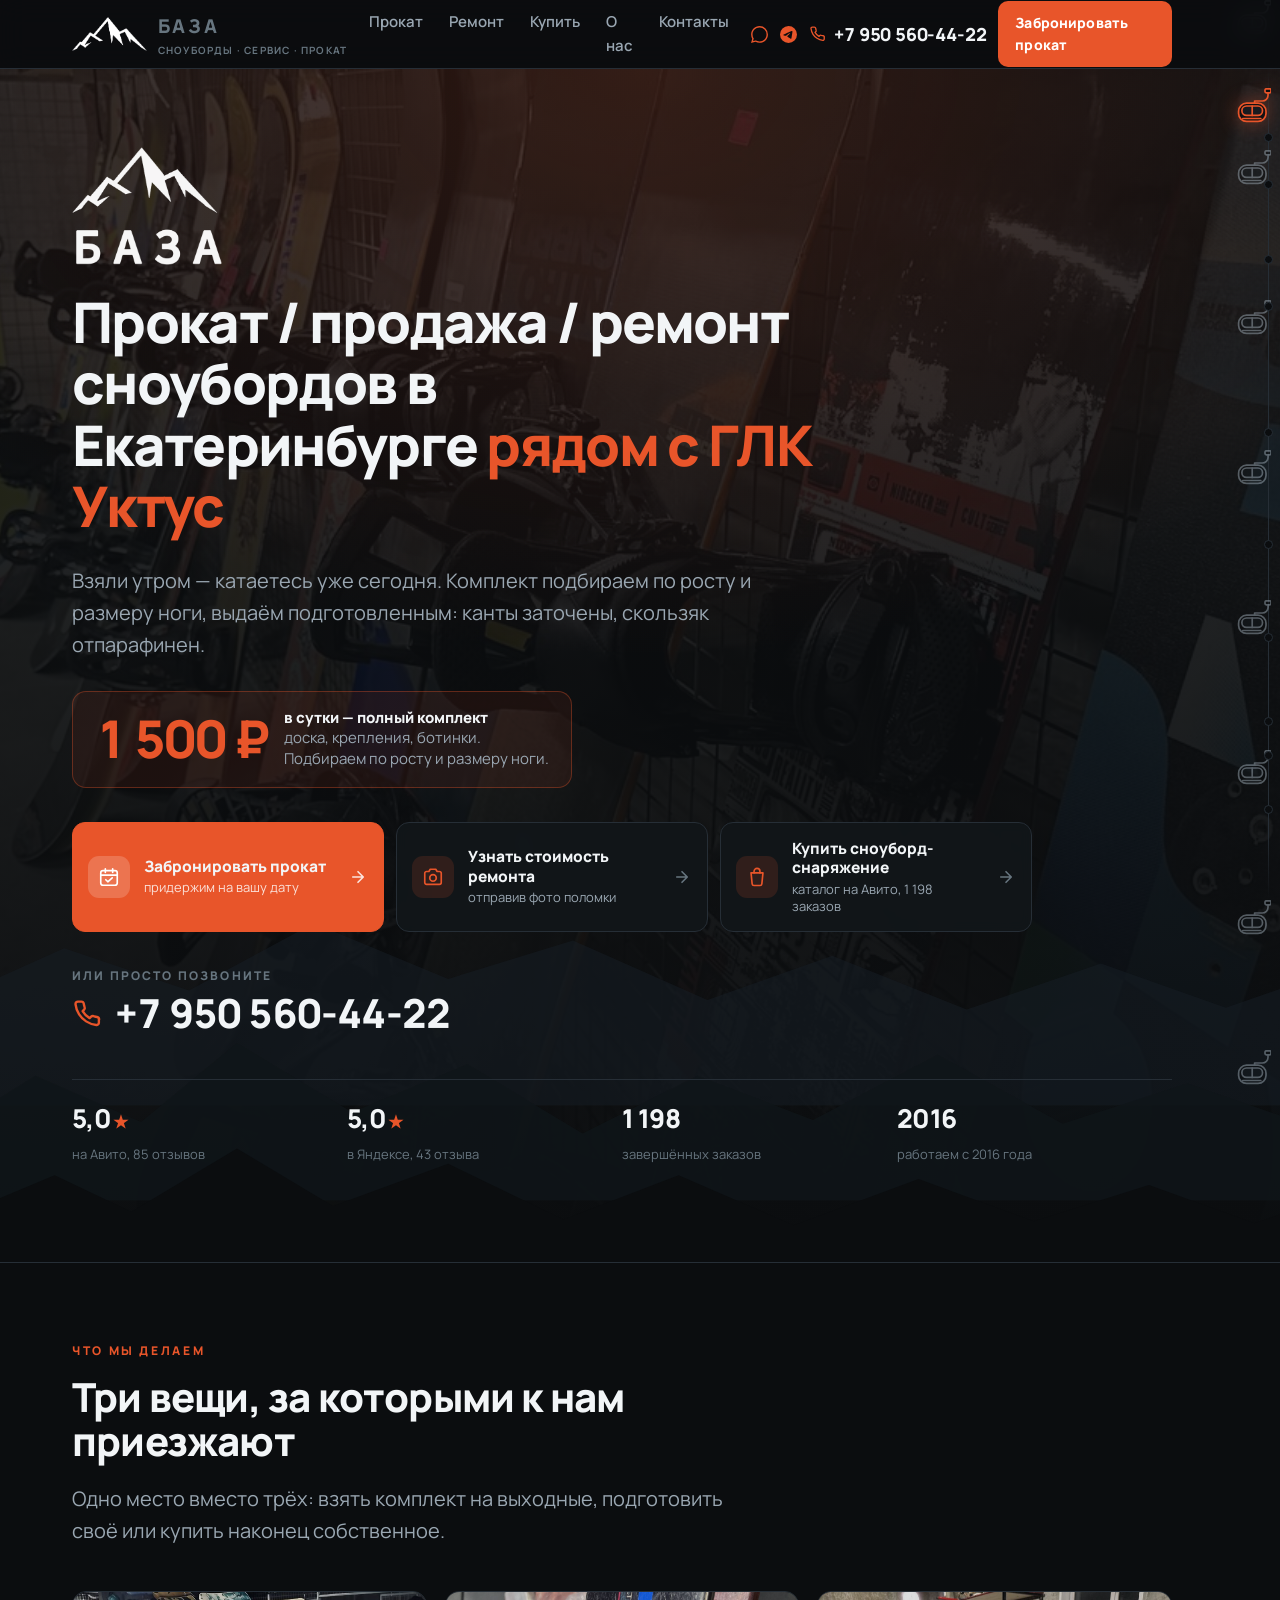
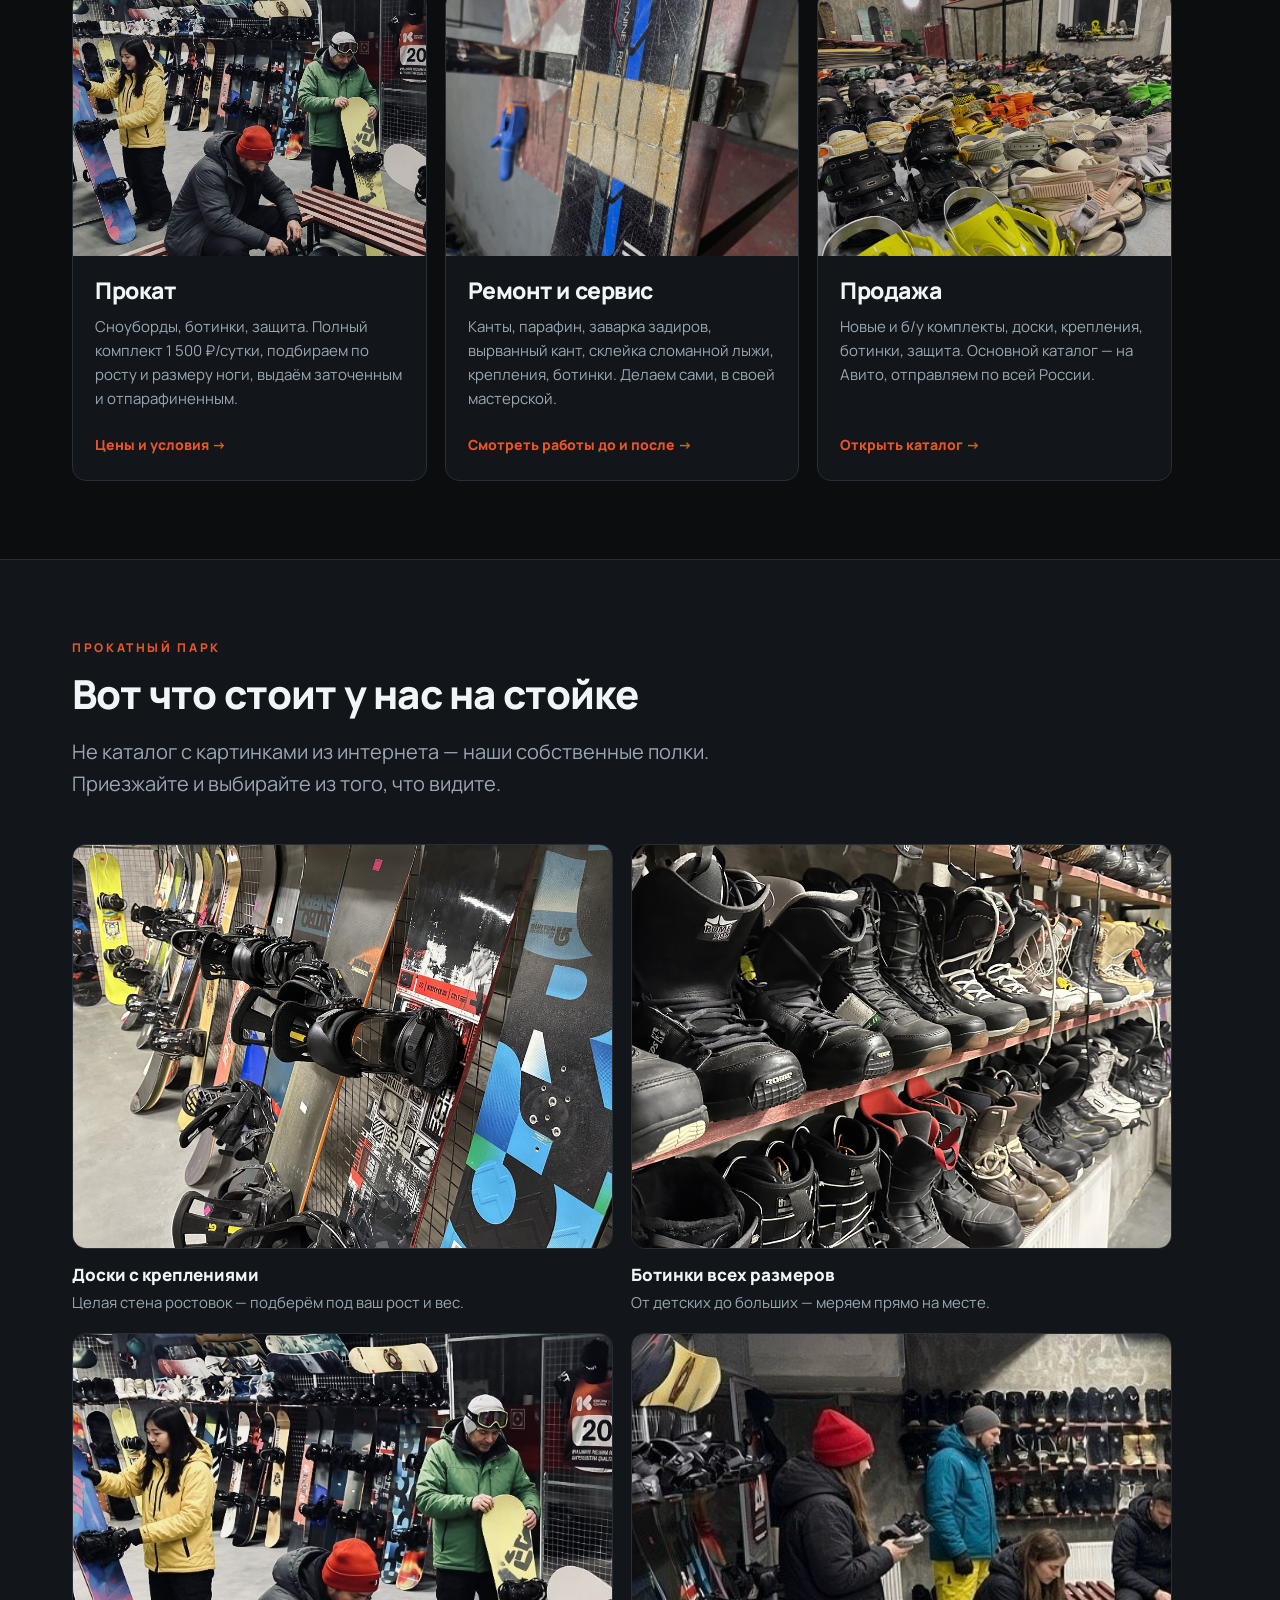
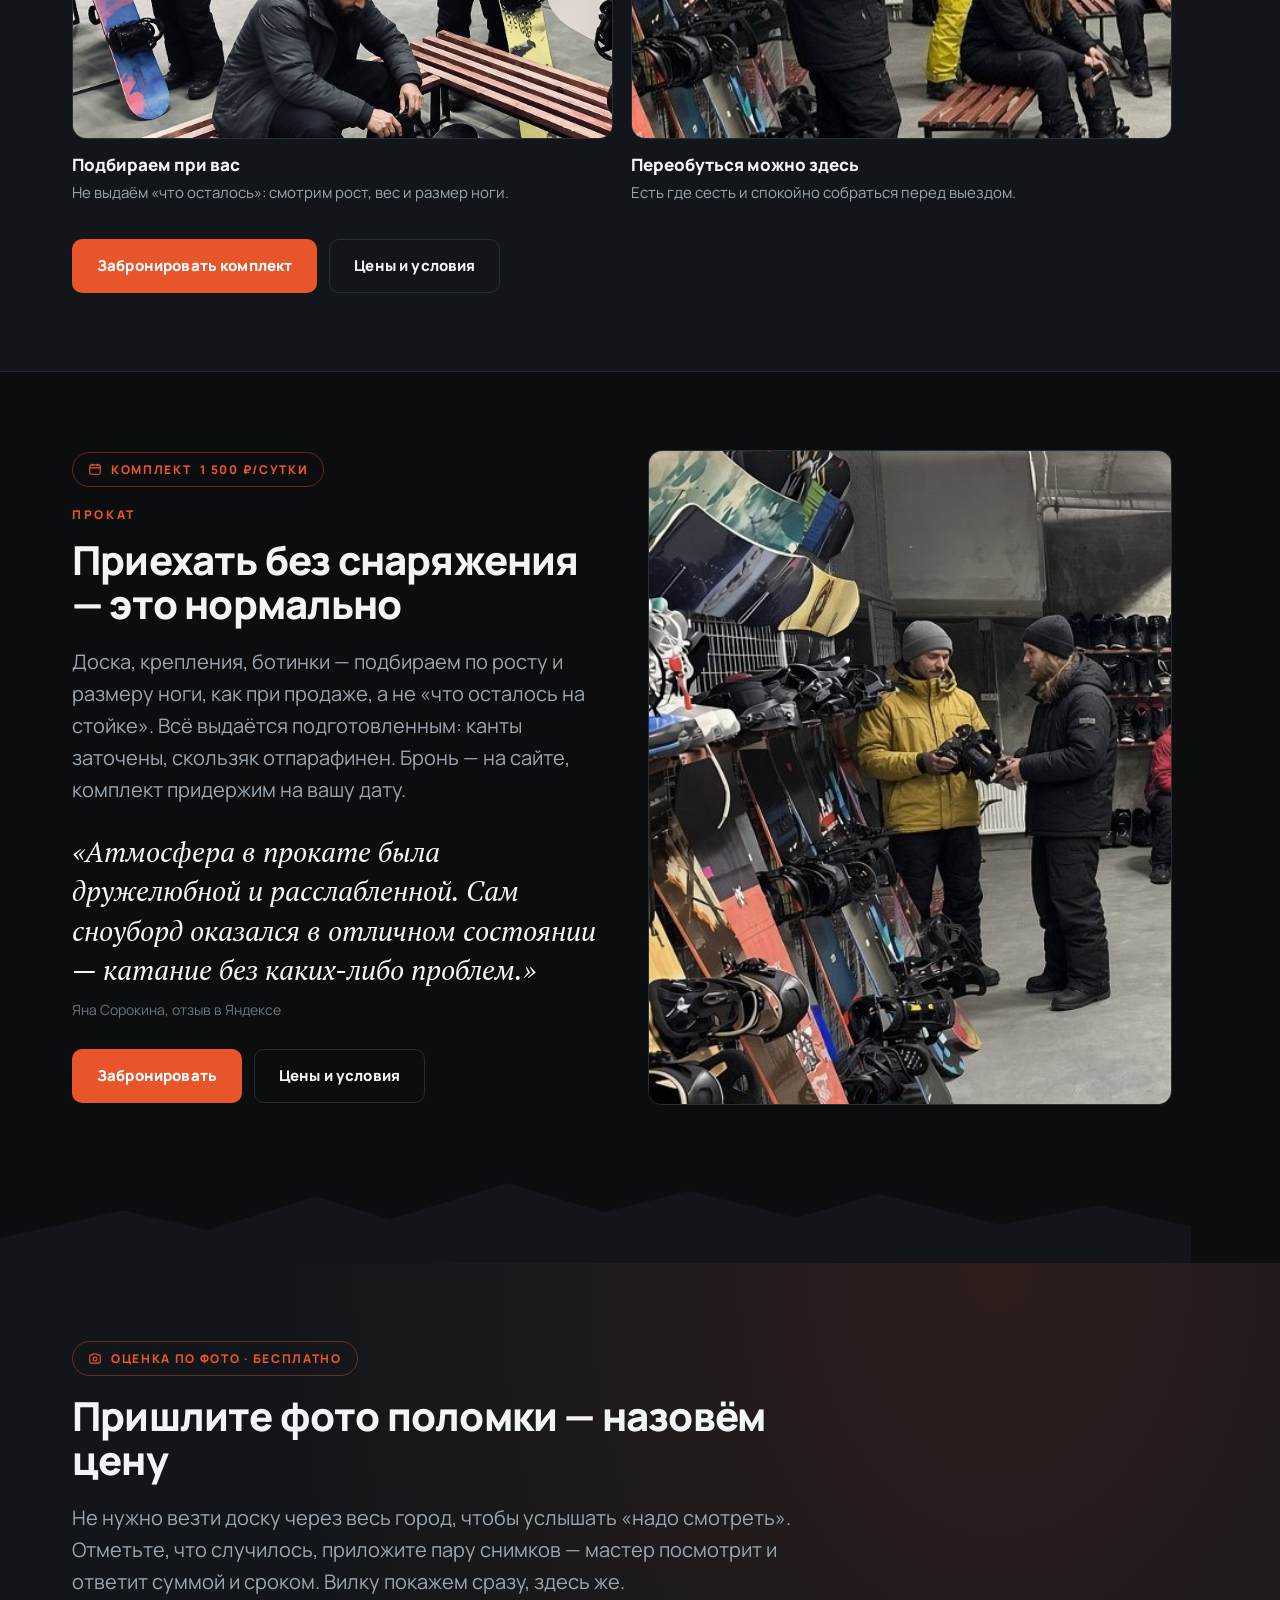
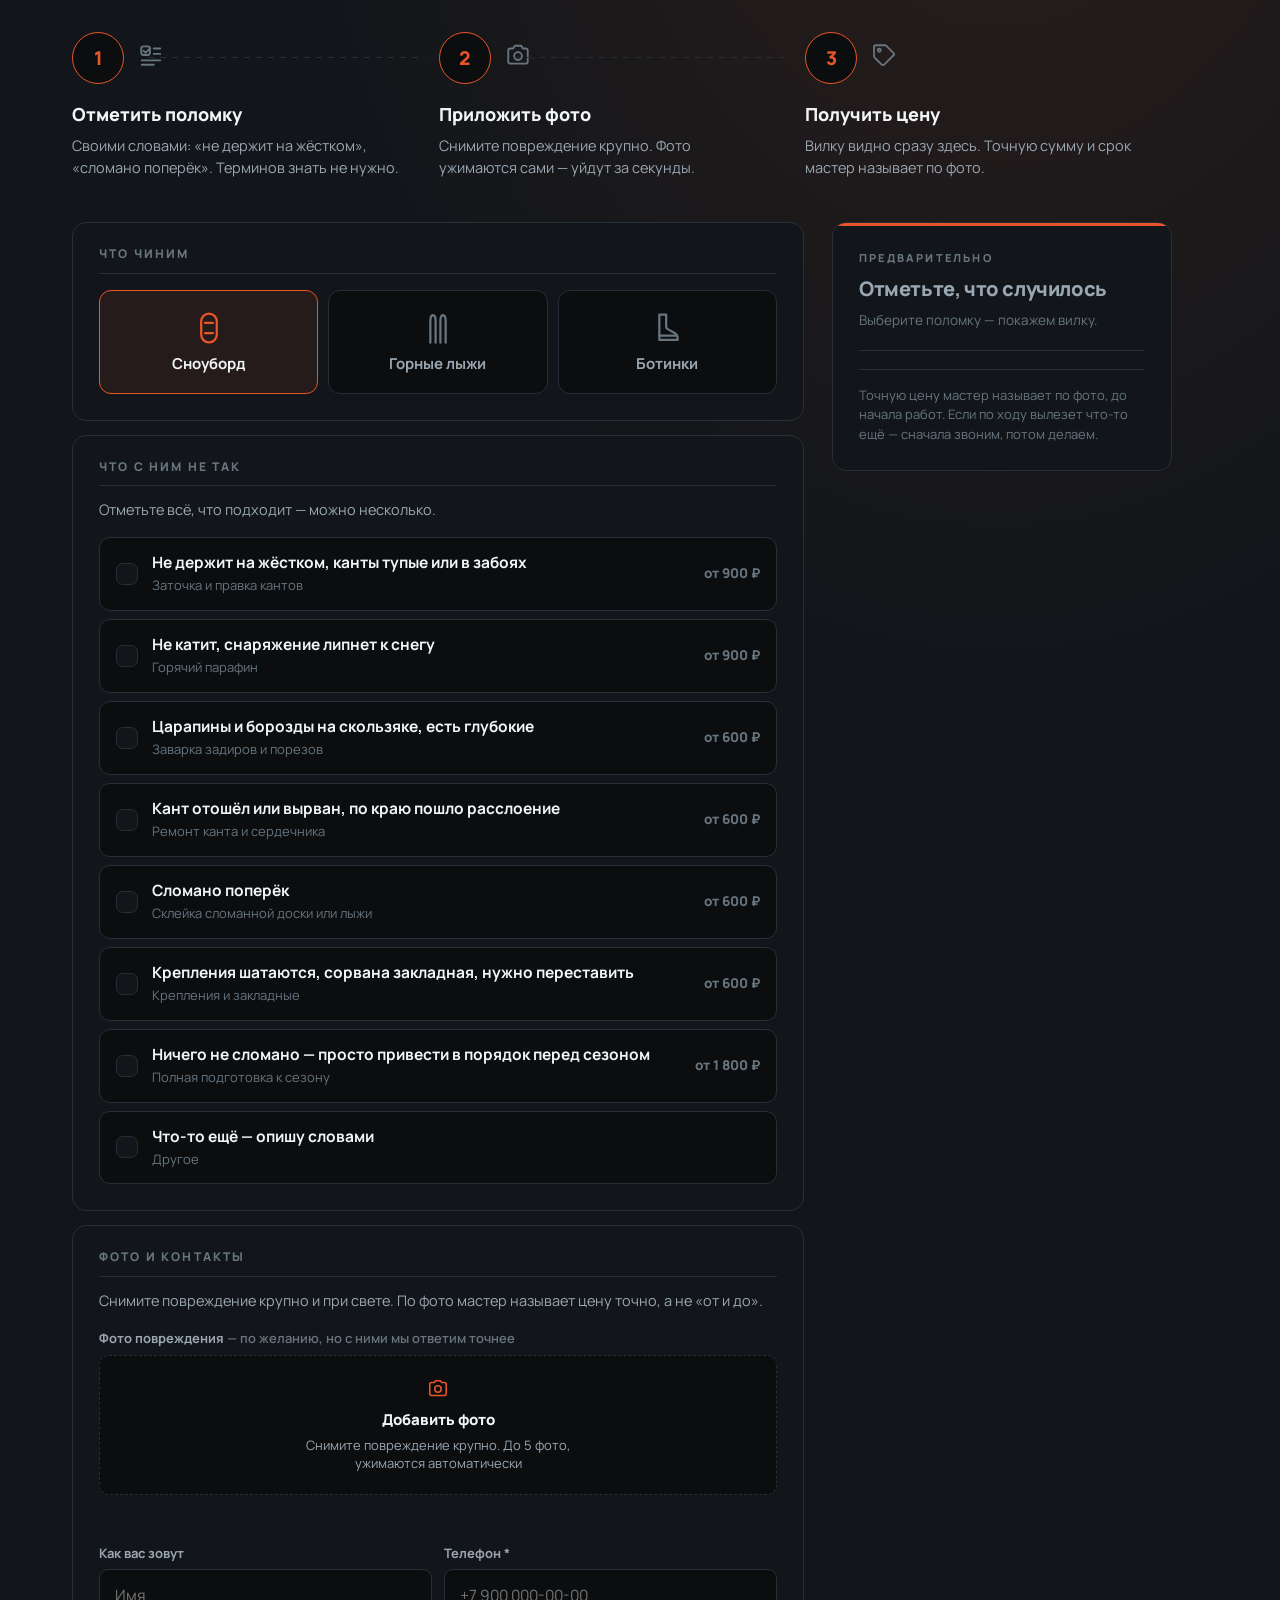
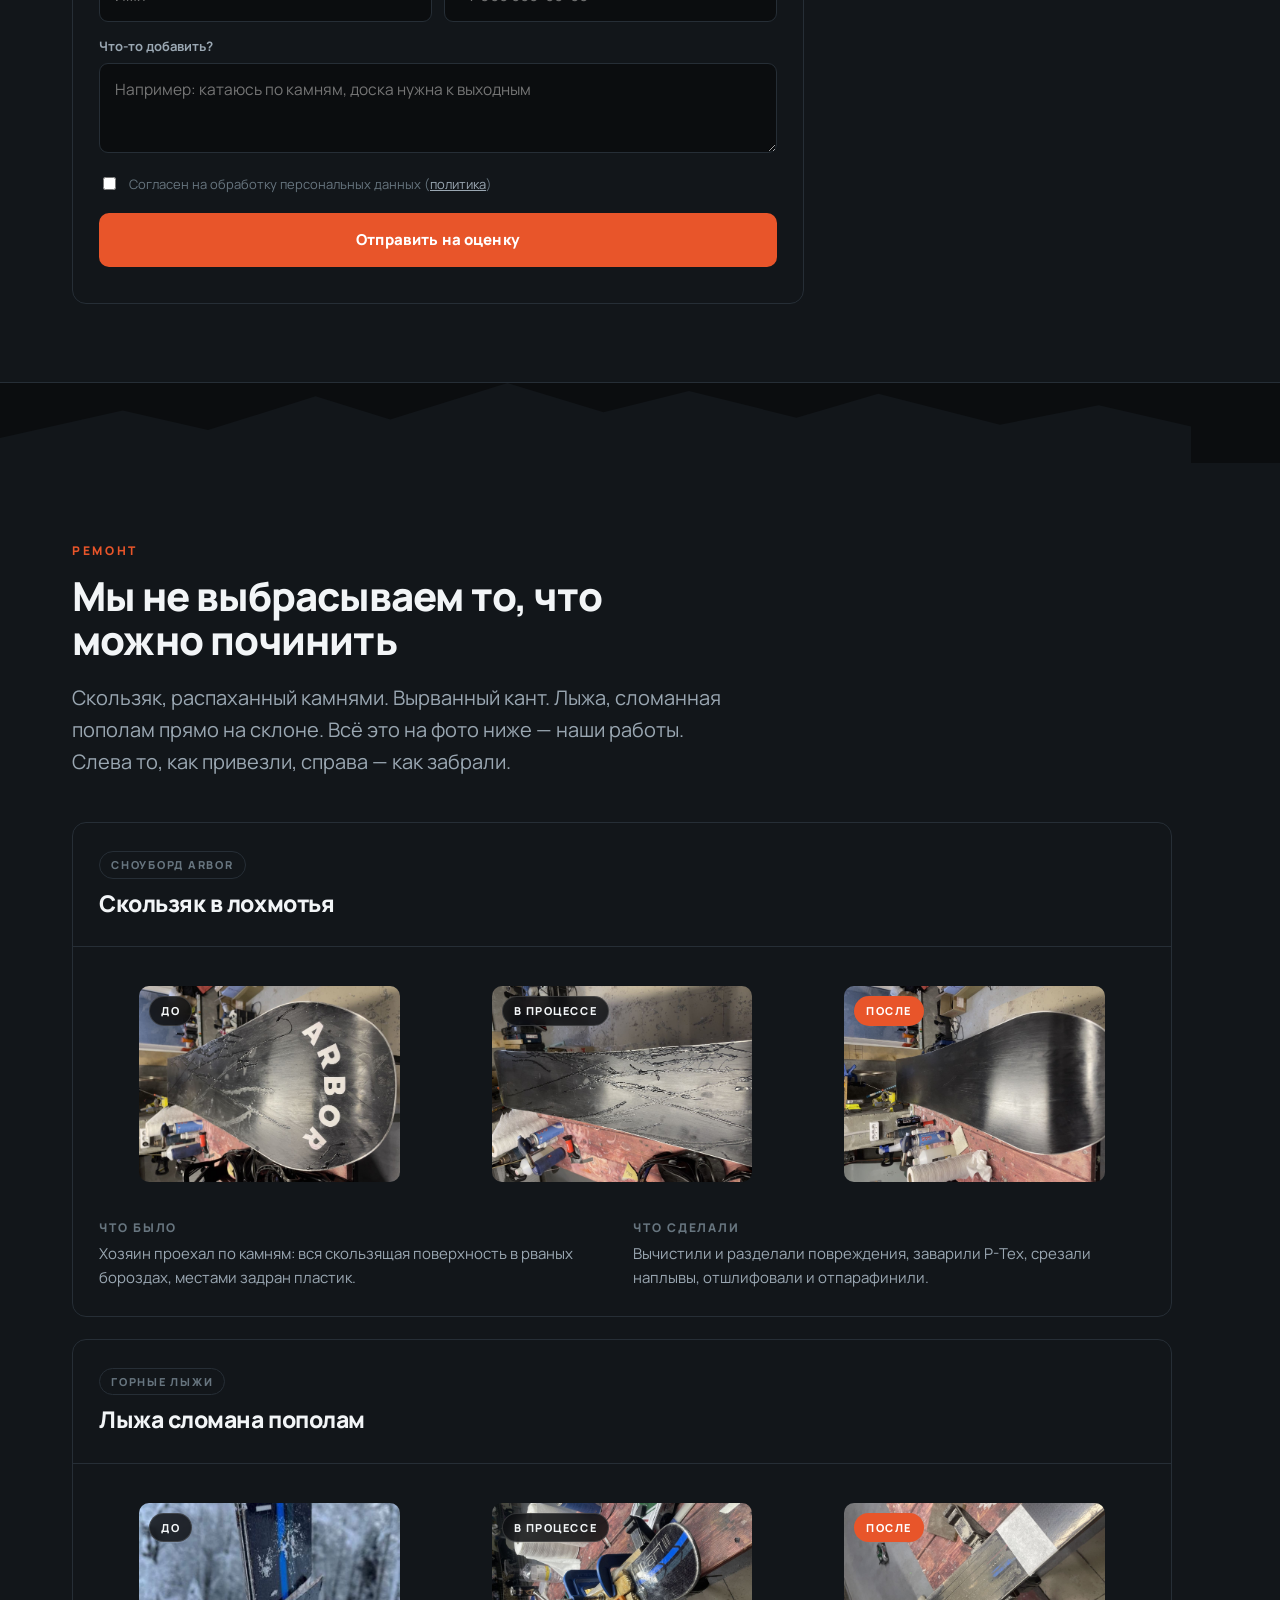
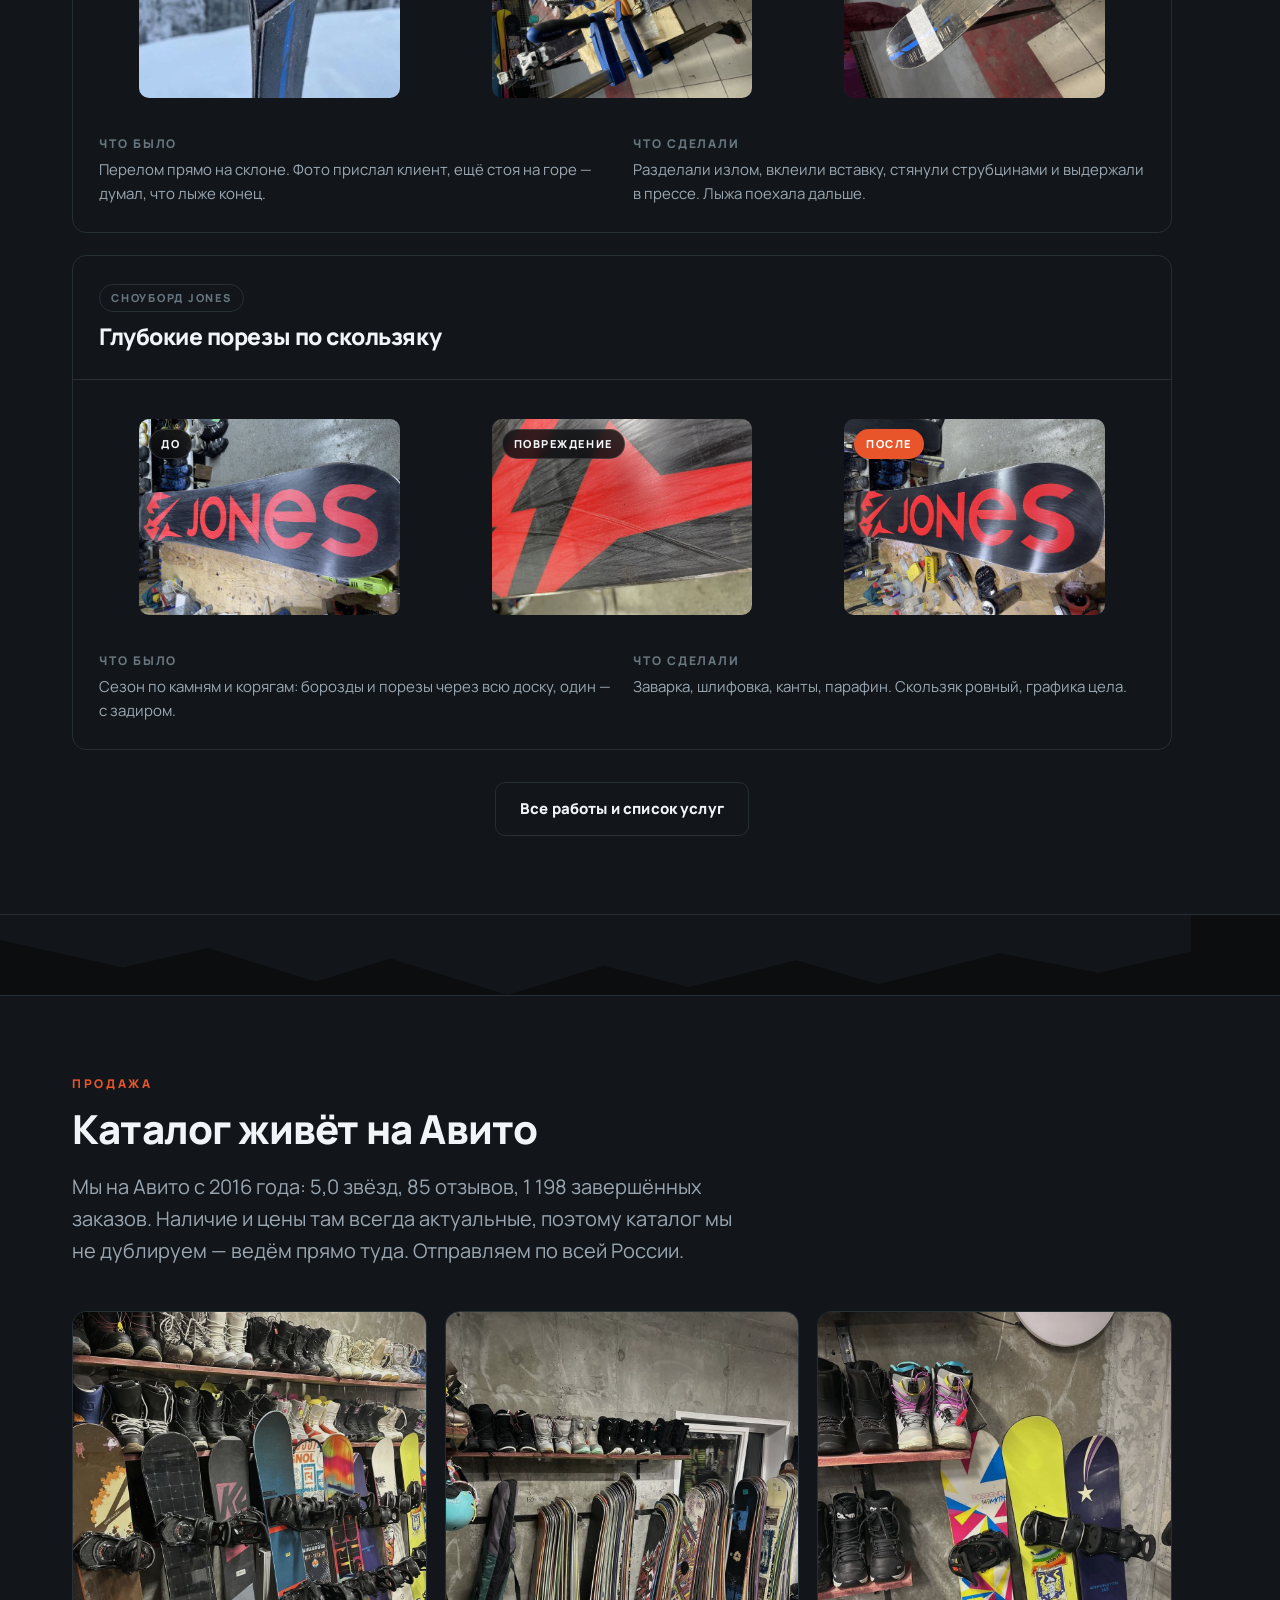
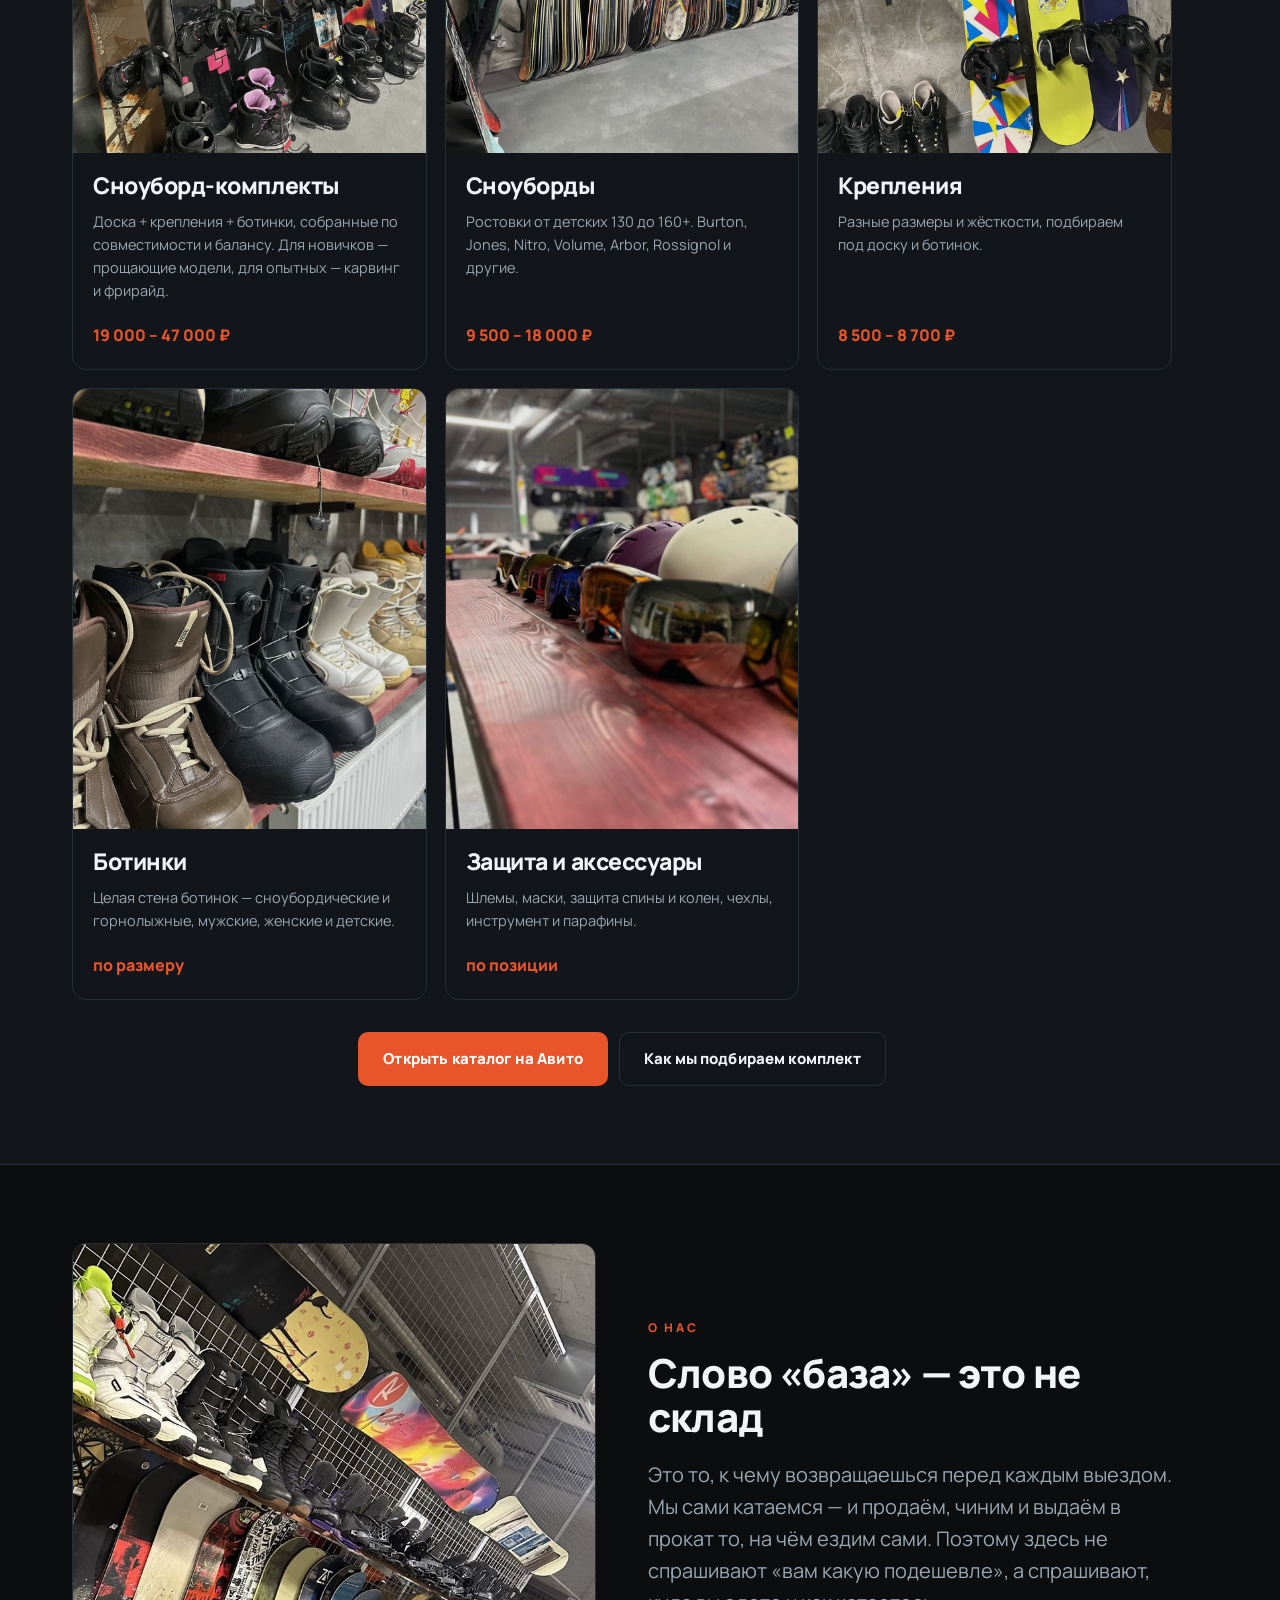
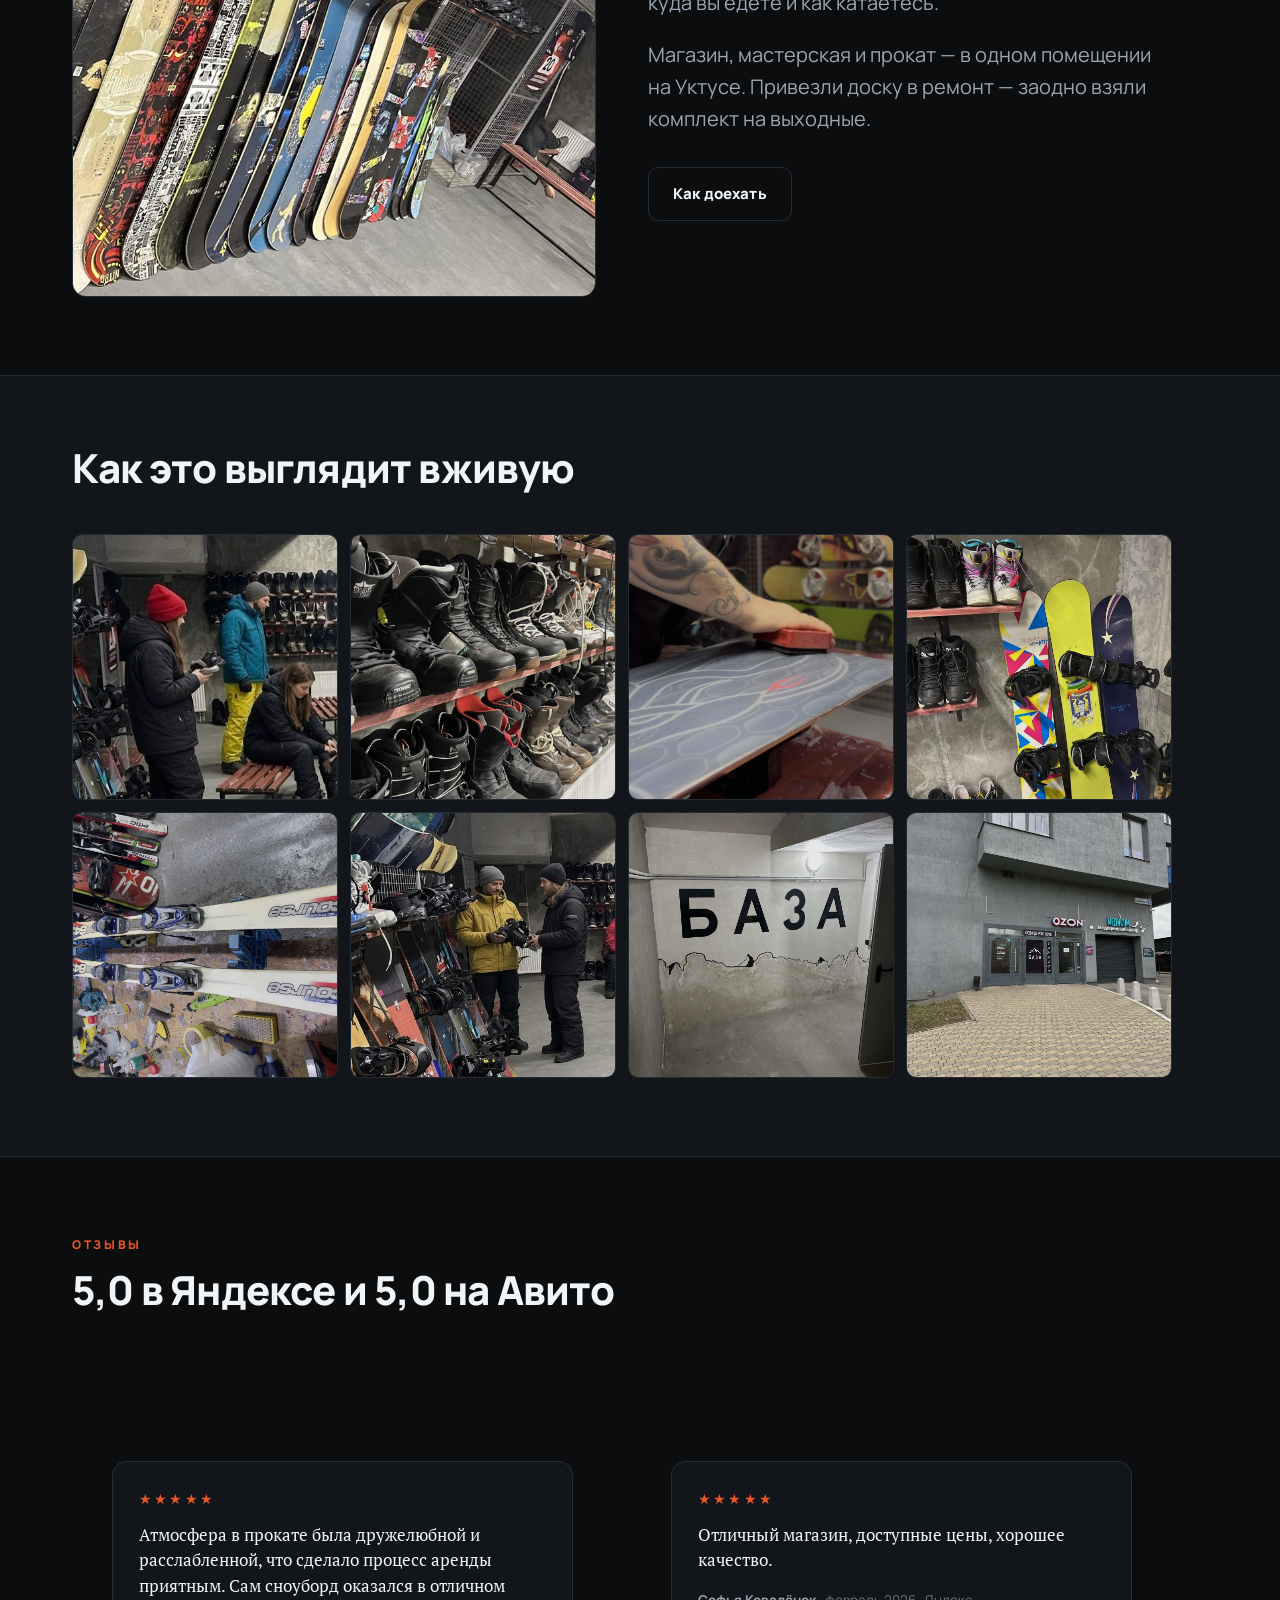
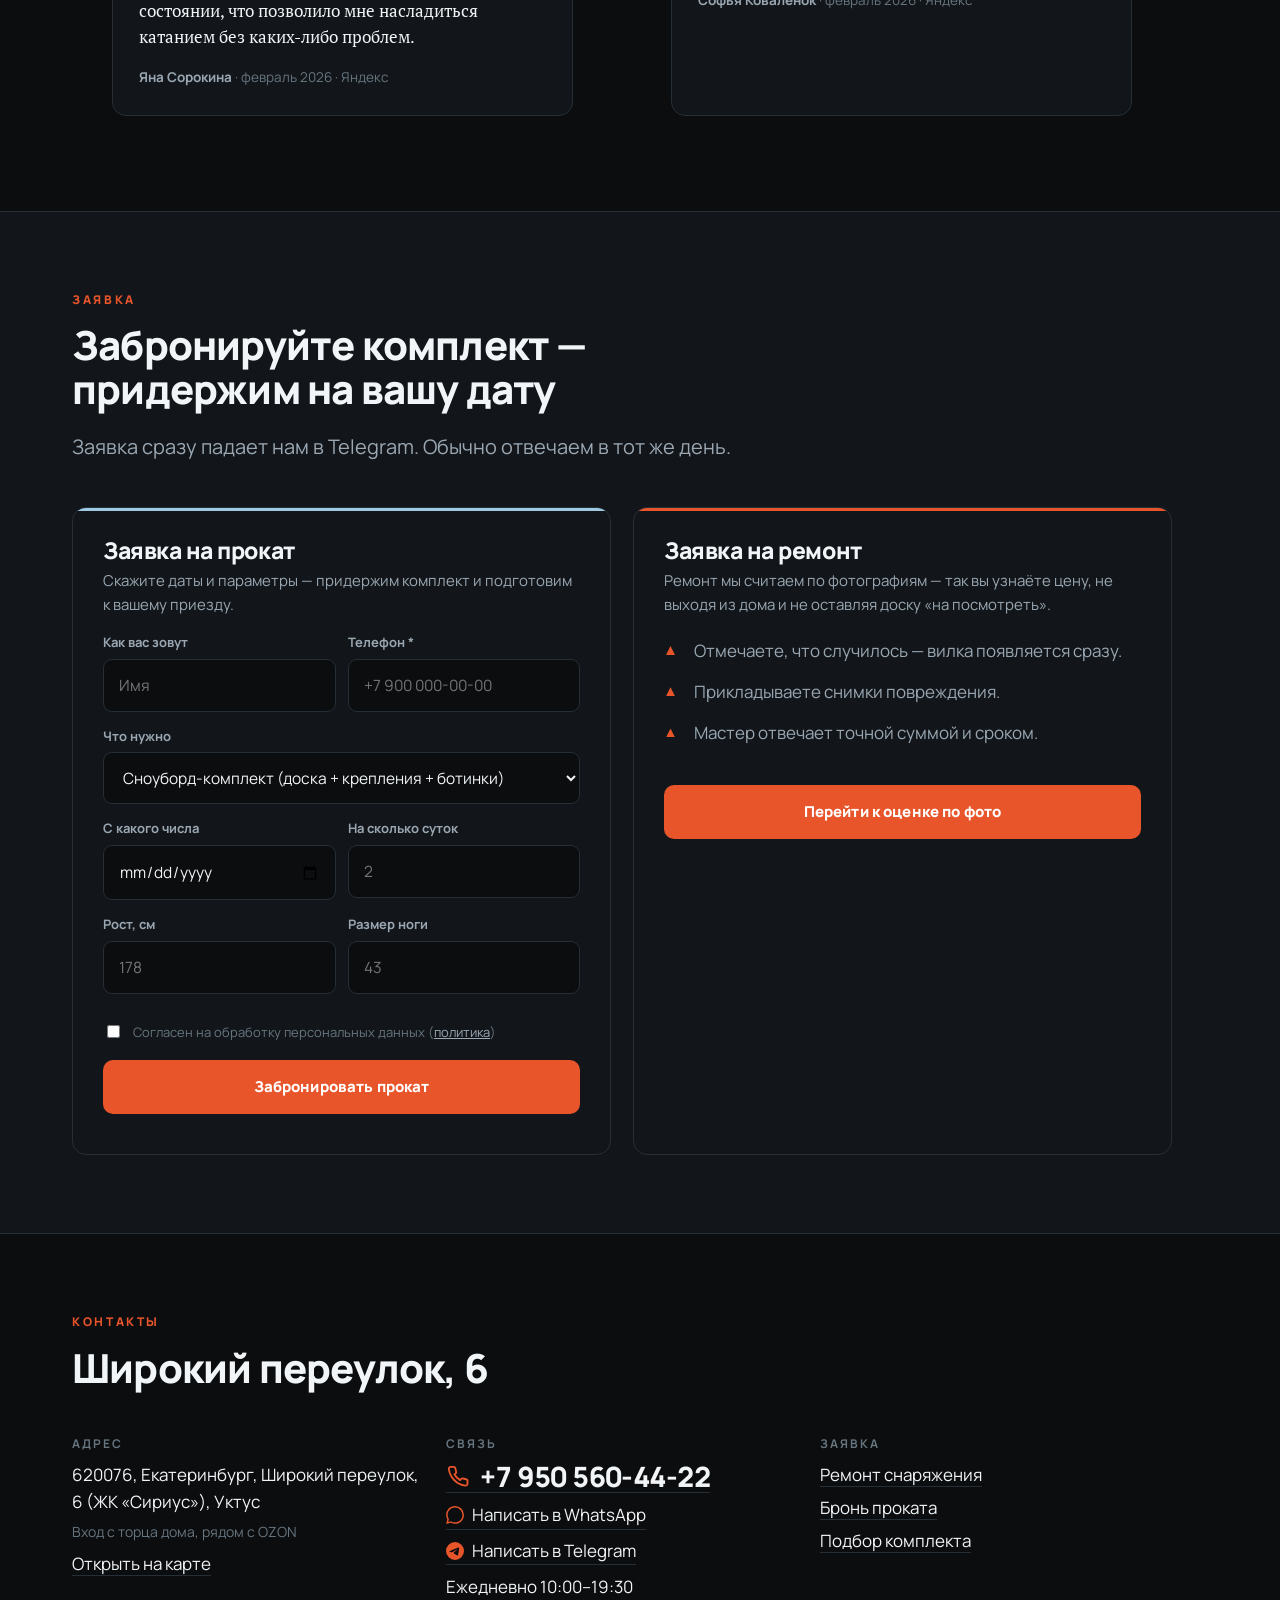
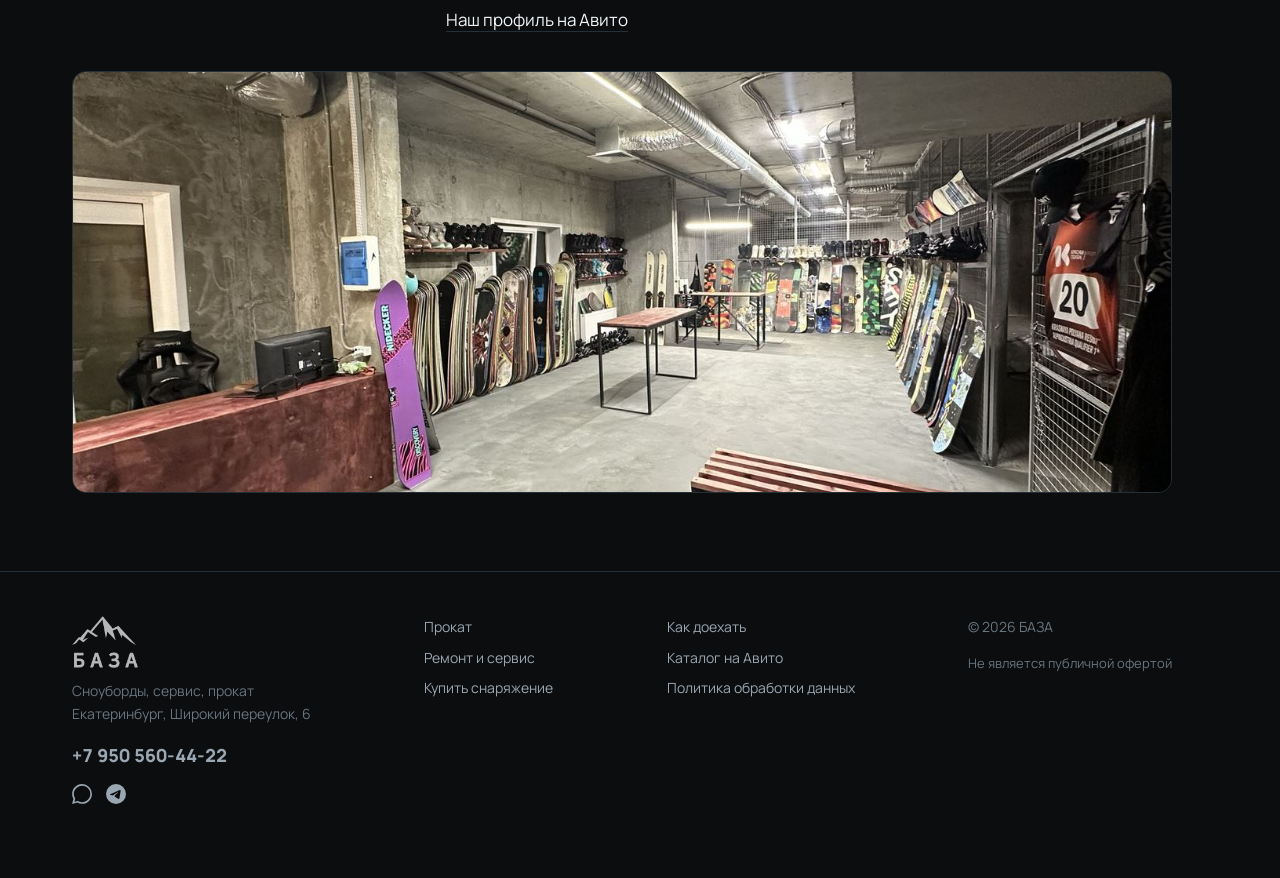
<file: index.html>
<!doctype html>
<html lang="ru">
<head>
<meta charset="utf-8">
<meta name="viewport" content="width=device-width, initial-scale=1">
<title>Прокат, продажа, ремонт сноубордов в Екатеринбурге рядом с ГЛК Уктус — БАЗА</title>
<meta name="description" content="Прокат, продажа и ремонт сноубордов в Екатеринбурге рядом с ГЛК Уктус. Прокат — полный комплект 1 500 ₽ в сутки, доска, крепления, ботинки. Широкий переулок 6. 5,0 на Авито и в Яндексе.">
<meta property="og:title" content="Прокат, продажа, ремонт сноубордов рядом с ГЛК Уктус — БАЗА">
<meta property="og:description" content="Прокат от 1 500 ₽ в сутки, продажа и ремонт сноубордов. Широкий переулок, 6 — рядом с ГЛК Уктус.">
<meta property="og:image" content="logo/og.jpg">
<meta property="og:type" content="website">
<link rel="icon" href="favicon-32.png" sizes="32x32">
<link rel="icon" href="favicon.png" sizes="512x512">
<link rel="apple-touch-icon" href="apple-touch-icon.png">
<link rel="preconnect" href="https://fonts.googleapis.com">
<link rel="preconnect" href="https://fonts.gstatic.com" crossorigin>
<link href="https://fonts.googleapis.com/css2?family=Manrope:wght@400;600;700;800&family=PT+Serif:ital@0;1&display=swap" rel="stylesheet">
<link rel="stylesheet" href="styles.css?v=22">
</head>
<body>

<aside class="lift"></aside>

<header class="hdr">
  <div class="wrap hdr-in">
    <a class="brand" href="index.html">
      <img src="logo/baza-mark.png" alt="">
      <span style="display:block">
        <b>БАЗА</b>
        <span>Сноуборды · сервис · прокат</span>
      </span>
    </a>
    <nav class="nav">
      <a href="prokat.html">Прокат</a>
      <a href="remont.html">Ремонт</a>
      <a href="catalog.html">Купить</a>
      <a href="#o-nas">О нас</a>
      <a href="#kontakty">Контакты</a>
    </nav>
    <div class="hdr-cta">
      <a class="hdr-msg" data-wa href="#" target="_blank" rel="noopener" aria-label="WhatsApp"><svg viewBox="0 0 24 24" width="17" height="17" fill="currentColor" aria-hidden="true"><path d="M.057 24l1.687-6.163a11.867 11.867 0 0 1-1.587-5.946C.16 5.335 5.495 0 12.05 0a11.82 11.82 0 0 1 8.413 3.488 11.82 11.82 0 0 1 3.48 8.414c-.003 6.557-5.338 11.892-11.893 11.892a11.9 11.9 0 0 1-5.688-1.448L.057 24zm6.597-3.807c1.676.995 3.276 1.591 5.392 1.592 5.448 0 9.886-4.434 9.889-9.885a9.82 9.82 0 0 0-2.885-6.998A9.82 9.82 0 0 0 12.06 2.117c-5.452 0-9.887 4.434-9.889 9.884a9.84 9.84 0 0 0 1.746 5.634l-.999 3.648 3.742-.981z"/></svg></a>
      <a class="hdr-msg" data-tg href="#" target="_blank" rel="noopener" aria-label="Telegram"><svg viewBox="0 0 24 24" width="17" height="17" fill="currentColor" aria-hidden="true"><path d="M11.944 0A12 12 0 0 0 0 12a12 12 0 0 0 12 12 12 12 0 0 0 12-12A12 12 0 0 0 12 0a12 12 0 0 0-.056 0zm4.962 7.224c.1-.002.321.023.465.14a.5.5 0 0 1 .171.325c.016.093.036.306.02.472-.18 1.898-.962 6.502-1.36 8.627-.168.9-.499 1.201-.82 1.23-.696.065-1.225-.46-1.9-.902-1.056-.693-1.653-1.124-2.679-1.8-1.185-.78-.417-1.21.258-1.91.177-.184 3.247-2.977 3.307-3.23.007-.032.014-.15-.056-.212s-.174-.041-.249-.024c-.106.024-1.793 1.14-5.062 3.345-.479.329-.913.489-1.302.481-.428-.009-1.252-.242-1.865-.442-.751-.244-1.349-.374-1.297-.789.027-.216.325-.437.893-.663 3.498-1.524 5.831-2.529 6.998-3.014 3.332-1.386 4.025-1.627 4.477-1.635z"/></svg></a>
      <a class="hdr-phone" data-phone href="#" aria-label="Позвонить"><svg viewBox="0 0 24 24" width="17" height="17" fill="none" stroke="currentColor" stroke-width="1.9" stroke-linecap="round" stroke-linejoin="round" aria-hidden="true"><path d="M21.5 16.9v2.8a1.9 1.9 0 0 1-2.1 1.9 18.6 18.6 0 0 1-8.1-2.9 18.3 18.3 0 0 1-5.6-5.6A18.6 18.6 0 0 1 2.8 5a1.9 1.9 0 0 1 1.9-2.1h2.8a1.9 1.9 0 0 1 1.9 1.6c.1 1 .4 1.9.7 2.8a1.9 1.9 0 0 1-.4 2L8.5 10.5a15 15 0 0 0 5.6 5.6l1.2-1.2a1.9 1.9 0 0 1 2-.4c.9.3 1.8.6 2.8.7a1.9 1.9 0 0 1 1.6 1.9z"/></svg><span data-phone-slot>&nbsp;</span></a>
      <a class="btn btn-primary btn-sm" href="#zayavka-prokat">Забронировать прокат</a>
      <button class="burger" aria-label="Меню" aria-expanded="false">
        <svg width="24" height="24" viewBox="0 0 24 24" fill="none" stroke="currentColor" stroke-width="2">
          <path d="M3 6h18M3 12h18M3 18h18"/>
        </svg>
      </button>
    </div>
  </div>
</header>

<!-- ── ГЕРОЙ ────────────────────────────────────────────────── -->
<div class="hero">
  <div class="hero-bg"><img src="photos/shop3-boards-wall.jpg" alt=""></div>
  <div class="range" aria-hidden="true">
    <div class="range-layer range-1"><svg viewBox="0 0 1440 260" preserveAspectRatio="none"><path fill="currentColor" d="M0 260V150l120-54 130 44 130-70 140 58 130-40 140 62 130-46 140 56 140-48 130 46 110-38V260z"/></svg></div>
    <div class="range-layer range-2"><svg viewBox="0 0 1440 260" preserveAspectRatio="none"><path fill="currentColor" d="M0 260V186l90-56 110 48 100-82 120 72 120-50 120 72 120-60 120 46 130-68 130 72 130-42 150 52V260z"/></svg></div>
    <div class="range-layer range-3"><svg viewBox="0 0 1440 260" preserveAspectRatio="none"><path fill="currentColor" d="M0 260v-46l110-46 80 38 110-66 100 60 120-44 120 58 120-46 120 52 130-48 120 44 120-38 110 40 80-28V260z"/></svg></div>
  </div>
  <div class="wrap hero-in">
    <img class="hero-logo" src="logo/baza-logo.png" alt="БАЗА">
    <h1>Прокат / продажа / ремонт сноубордов в Екатеринбурге <em>рядом с ГЛК Уктус</em></h1>
    <p class="lead">
      Взяли утром — катаетесь уже сегодня. Комплект подбираем по росту
      и размеру ноги, выдаём подготовленным: канты заточены,
      скользяк отпарафинен.
    </p>

    <div class="price-big">
      <b data-rent-num>&nbsp;</b>
      <span><b>в сутки — полный комплект</b>доска, крепления, ботинки.<br>Подбираем по росту и размеру ноги.</span>
    </div>

    <div class="hero-acts">
      <a class="hero-act is-key" href="#zayavka-prokat">
        <span class="hero-act-ico">
          <svg viewBox="0 0 24 24" width="22" height="22" fill="none" stroke="currentColor" stroke-width="1.8" stroke-linecap="round" stroke-linejoin="round" aria-hidden="true">
            <rect x="3" y="5" width="18" height="16" rx="2.5"/><path d="M3 10h18M8 3v4M16 3v4"/><path d="M8.5 15l2.2 2.2L15.5 13"/>
          </svg>
        </span>
        <span class="hero-act-txt"><b>Забронировать прокат</b><i>придержим на вашу дату</i></span>
        <svg class="hero-act-go" viewBox="0 0 24 24" width="18" height="18" fill="none" stroke="currentColor" stroke-width="2.2" stroke-linecap="round" stroke-linejoin="round" aria-hidden="true"><path d="M5 12h13M12 5l7 7-7 7"/></svg>
      </a>

      <a class="hero-act" href="#ocenka">
        <span class="hero-act-ico">
          <svg viewBox="0 0 24 24" width="22" height="22" fill="none" stroke="currentColor" stroke-width="1.8" stroke-linecap="round" stroke-linejoin="round" aria-hidden="true">
            <path d="M3 18V8a2 2 0 0 1 2-2h2.5L9 3.5h6L16.5 6H19a2 2 0 0 1 2 2v10a2 2 0 0 1-2 2H5a2 2 0 0 1-2-2z"/><circle cx="12" cy="13" r="3.6"/>
          </svg>
        </span>
        <span class="hero-act-txt"><b>Узнать стоимость ремонта</b><i>отправив фото поломки</i></span>
        <svg class="hero-act-go" viewBox="0 0 24 24" width="18" height="18" fill="none" stroke="currentColor" stroke-width="2.2" stroke-linecap="round" stroke-linejoin="round" aria-hidden="true"><path d="M5 12h13M12 5l7 7-7 7"/></svg>
      </a>

      <a class="hero-act" href="#katalog">
        <span class="hero-act-ico">
          <svg viewBox="0 0 24 24" width="22" height="22" fill="none" stroke="currentColor" stroke-width="1.8" stroke-linecap="round" stroke-linejoin="round" aria-hidden="true">
            <path d="M5.5 7.5h13l-1.2 12a2 2 0 0 1-2 1.8H8.7a2 2 0 0 1-2-1.8z"/><path d="M8.8 7.5V5.8a3.2 3.2 0 0 1 6.4 0v1.7"/>
          </svg>
        </span>
        <span class="hero-act-txt"><b>Купить сноуборд-снаряжение</b><i>каталог на Авито, 1 198 заказов</i></span>
        <svg class="hero-act-go" viewBox="0 0 24 24" width="18" height="18" fill="none" stroke="currentColor" stroke-width="2.2" stroke-linecap="round" stroke-linejoin="round" aria-hidden="true"><path d="M5 12h13M12 5l7 7-7 7"/></svg>
      </a>
    </div>
    <div class="hero-call">
      <span class="hero-call-label">Или просто позвоните</span>
      <a class="phone-big" data-phone href="#"><svg viewBox="0 0 24 24" width="30" height="30" fill="none" stroke="currentColor" stroke-width="1.9" stroke-linecap="round" stroke-linejoin="round" aria-hidden="true"><path d="M21.5 16.9v2.8a1.9 1.9 0 0 1-2.1 1.9 18.6 18.6 0 0 1-8.1-2.9 18.3 18.3 0 0 1-5.6-5.6A18.6 18.6 0 0 1 2.8 5a1.9 1.9 0 0 1 1.9-2.1h2.8a1.9 1.9 0 0 1 1.9 1.6c.1 1 .4 1.9.7 2.8a1.9 1.9 0 0 1-.4 2L8.5 10.5a15 15 0 0 0 5.6 5.6l1.2-1.2a1.9 1.9 0 0 1 2-.4c.9.3 1.8.6 2.8.7a1.9 1.9 0 0 1 1.6 1.9z"/></svg><span data-phone-slot>&nbsp;</span></a>
    </div>

    <div class="trust">
      <div><b><span data-avito-rating></span><i>★</i></b><span>на Авито, <span data-avito-reviews></span> отзывов</span></div>
      <div><b><span data-ya-rating></span><i>★</i></b><span>в Яндексе, <span data-ya-reviews></span> отзыва</span></div>
      <div><b><span data-avito-orders></span></b><span>завершённых заказов</span></div>
      <div><b>2016</b><span>работаем <span data-avito-years></span></span></div>
    </div>
  </div>
</div>

<!-- ── ТРИ НАПРАВЛЕНИЯ ──────────────────────────────────────── -->
<section id="uslugi" data-stop="Что делаем">
  <div class="wrap">
    <div class="sec-head">
      <p class="eyebrow">Что мы делаем</p>
      <h2>Три вещи, за которыми к нам приезжают</h2>
      <p class="lead">Одно место вместо трёх: взять комплект на выходные,
      подготовить своё или купить наконец собственное.</p>
    </div>

    <div class="pillars">
      <a class="pillar" href="prokat.html">
        <div class="pillar-img"><img src="photos/shop3-fitting-1.jpg" alt="Подбор сноуборда в прокате БАЗА" loading="lazy"></div>
        <div class="pillar-txt">
          <h3>Прокат</h3>
          <p>Сноуборды, ботинки, защита. Полный комплект <span data-rent-from></span>,
          подбираем по росту и размеру ноги, выдаём заточенным и отпарафиненным.</p>
          <div class="pillar-more">Цены и условия →</div>
        </div>
      </a>

      <a class="pillar" href="remont.html">
        <div class="pillar-img"><img src="photos/work-klei.jpg" alt="Склейка лыжи под струбцинами в мастерской БАЗА" loading="lazy"></div>
        <div class="pillar-txt">
          <h3>Ремонт и сервис</h3>
          <p>Канты, парафин, заварка задиров, вырванный кант, склейка сломанной лыжи,
          крепления, ботинки. Делаем сами, в своей мастерской.</p>
          <div class="pillar-more">Смотреть работы до и после →</div>
        </div>
      </a>

      <a class="pillar" href="catalog.html">
        <div class="pillar-img"><img src="photos/shop-gear.jpg" alt="Снаряжение на складе БАЗА" loading="lazy"></div>
        <div class="pillar-txt">
          <h3>Продажа</h3>
          <p>Новые и б/у комплекты, доски, крепления, ботинки, защита.
          Основной каталог — на Авито, отправляем по всей России.</p>
          <div class="pillar-more">Открыть каталог →</div>
        </div>
      </a>
    </div>
  </div>
</section>

<!-- ── СНАРЯЖЕНИЕ ПРОКАТА ───────────────────────────────────── -->
<section class="sec-alt" id="snaryazhenie" data-stop="Снаряжение">
  <div class="wrap">
    <div class="sec-head">
      <p class="eyebrow">Прокатный парк</p>
      <h2>Вот что стоит у нас на стойке</h2>
      <p class="lead">Не каталог с картинками из интернета — наши собственные полки.
      Приезжайте и выбирайте из того, что видите.</p>
    </div>
    <div class="fleet-grid">
      <figure class="fleet-item">
        <img src="photos/shop3-boards-wall.jpg" alt="Стена прокатных сноубордов с креплениями в магазине БАЗА" loading="lazy">
        <figcaption><b>Доски с креплениями</b>Целая стена ростовок — подберём под ваш рост и вес.</figcaption>
      </figure>
      <figure class="fleet-item">
        <img src="photos/shop3-boots-shelf.jpg" alt="Полки с прокатными сноубордическими ботинками разных размеров" loading="lazy">
        <figcaption><b>Ботинки всех размеров</b>От детских до больших — меряем прямо на месте.</figcaption>
      </figure>
      <figure class="fleet-item">
        <img src="photos/shop3-fitting-1.jpg" alt="Клиенты подбирают сноуборды в прокате БАЗА" loading="lazy">
        <figcaption><b>Подбираем при вас</b>Не выдаём «что осталось»: смотрим рост, вес и размер ноги.</figcaption>
      </figure>
      <figure class="fleet-item">
        <img src="photos/shop3-fitting-3.jpg" alt="Клиенты переобуваются в прокате БАЗА перед выездом на склон" loading="lazy">
        <figcaption><b>Переобуться можно здесь</b>Есть где сесть и спокойно собраться перед выездом.</figcaption>
      </figure>
    </div>
    <div class="hero-btns" style="margin-top:34px">
      <a class="btn btn-primary" href="#zayavka-prokat">Забронировать комплект</a>
      <a class="btn btn-ghost" href="prokat.html">Цены и условия</a>
    </div>
  </div>
</section>

<!-- ── ПРОКАТ ───────────────────────────────────────────────── -->
<section id="prokat" data-stop="Прокат">
  <div class="wrap split">
    <div>
      <span class="utp-badge">
        <svg viewBox="0 0 24 24" width="14" height="14" fill="none" stroke="currentColor" stroke-width="2">
          <rect x="3" y="5" width="18" height="16" rx="2.5"/><path d="M3 10h18M8 3v4M16 3v4"/>
        </svg>
        Комплект <span data-rent-from></span>
      </span>
      <p class="eyebrow">Прокат</p>
      <h2>Приехать без снаряжения — это нормально</h2>
      <p class="lead">
        Доска, крепления, ботинки — подбираем по росту и размеру ноги, как при продаже,
        а не «что осталось на стойке». Всё выдаётся подготовленным: канты заточены,
        скользяк отпарафинен. Бронь — на сайте, комплект придержим на вашу дату.
      </p>
      <p class="quote" style="margin:26px 0 0">
        «Атмосфера в прокате была дружелюбной и расслабленной. Сам сноуборд оказался
        в отличном состоянии — катание без каких-либо проблем.»
      </p>
      <p style="color:var(--snow-far);font-size:14px;margin-top:10px">Яна Сорокина, отзыв в Яндексе</p>
      <div class="hero-btns" style="margin-top:28px">
        <a class="btn btn-primary" href="#zayavka-prokat">Забронировать</a>
        <a class="btn btn-ghost" href="prokat.html">Цены и условия</a>
      </div>
    </div>
    <div class="split-media is-tall">
      <img src="photos/shop3-fitting-2.jpg" alt="Подбор сноуборда с креплениями в прокате БАЗА" loading="lazy">
    </div>
  </div>
</section>

<svg class="ridge" viewBox="0 0 1440 90" preserveAspectRatio="none" aria-hidden="true">
  <path fill="currentColor" d="M0 90V62l138-31 96 22 121-38 84 26 132-41 108 33 96-24 121 30 92-27 137 35 111-22 104 24v41z"/>
</svg>

<!-- ── УТП: ОЦЕНКА ПО ФОТО ──────────────────────────────────── -->
<section class="utp sec-alt" id="ocenka" data-stop="Оценка по фото" style="border-top:0">
  <div class="wrap">
    <div class="utp-head">
      <div>
        <span class="utp-badge">
          <svg viewBox="0 0 24 24" width="14" height="14" fill="none" stroke="currentColor" stroke-width="2">
            <path d="M3 17V7a2 2 0 0 1 2-2h3l1.5-2h5L16 5h3a2 2 0 0 1 2 2v10a2 2 0 0 1-2 2H5a2 2 0 0 1-2-2z"/>
            <circle cx="12" cy="12" r="3.2"/>
          </svg>
          Оценка по фото · бесплатно
        </span>
        <h2>Пришлите фото поломки — назовём цену</h2>
        <p class="lead">
          Не нужно везти доску через весь город, чтобы услышать «надо смотреть».
          Отметьте, что случилось, приложите пару снимков — мастер посмотрит
          и ответит суммой и сроком. Вилку покажем сразу, здесь же.
        </p>
      </div>
    </div>

    <ol class="path3">
      <li class="path3-step">
        <span class="path3-num">1</span>
        <span class="path3-ico">
          <svg viewBox="0 0 24 24" width="26" height="26" fill="none" stroke="currentColor" stroke-width="1.7" stroke-linecap="round" stroke-linejoin="round">
            <rect x="3" y="4" width="8" height="8" rx="2"/><path d="M5 8l2 2 4-4"/>
            <path d="M14.5 6h6M14.5 11h6M3.5 17h17M3.5 21h11"/>
          </svg>
        </span>
        <b>Отметить поломку</b>
        <span class="path3-txt">Своими словами: «не держит на жёстком», «сломано поперёк». Терминов знать не нужно.</span>
      </li>
      <li class="path3-step">
        <span class="path3-num">2</span>
        <span class="path3-ico">
          <svg viewBox="0 0 24 24" width="26" height="26" fill="none" stroke="currentColor" stroke-width="1.7" stroke-linecap="round" stroke-linejoin="round">
            <path d="M3 18V8a2 2 0 0 1 2-2h2.5L9 3.5h6L16.5 6H19a2 2 0 0 1 2 2v10a2 2 0 0 1-2 2H5a2 2 0 0 1-2-2z"/>
            <circle cx="12" cy="13" r="3.6"/>
          </svg>
        </span>
        <b>Приложить фото</b>
        <span class="path3-txt">Снимите повреждение крупно. Фото ужимаются сами — уйдут за секунды.</span>
      </li>
      <li class="path3-step">
        <span class="path3-num">3</span>
        <span class="path3-ico">
          <svg viewBox="0 0 24 24" width="26" height="26" fill="none" stroke="currentColor" stroke-width="1.7" stroke-linecap="round" stroke-linejoin="round">
            <path d="M20.6 12.4L12.4 20.6a2 2 0 0 1-2.8 0l-6.2-6.2a2 2 0 0 1-.6-1.4V4.5A1.5 1.5 0 0 1 4.3 3h8.5c.5 0 1 .2 1.4.6l6.4 6.4a2 2 0 0 1 0 2.8z"/>
            <circle cx="7.6" cy="7.6" r="1.4"/>
          </svg>
        </span>
        <b>Получить цену</b>
        <span class="path3-txt">Вилку видно сразу здесь. Точную сумму и срок мастер называет по фото.</span>
      </li>
    </ol>

    <div data-estimate></div>
  </div>
</section>

<svg class="ridge" viewBox="0 0 1440 90" preserveAspectRatio="none" aria-hidden="true">
  <path fill="currentColor" d="M0 90V62l138-31 96 22 121-38 84 26 132-41 108 33 96-24 121 30 92-27 137 35 111-22 104 24v41z"/>
</svg>

<!-- ── РЕМОНТ ───────────────────────────────────────────────── -->
<section class="sec-alt" id="remont" data-stop="Ремонт" style="border-top:0">
  <div class="wrap">
    <div class="sec-head">
      <p class="eyebrow">Ремонт</p>
      <h2>Мы не выбрасываем то, что можно починить</h2>
      <p class="lead">
        Скользяк, распаханный камнями. Вырванный кант. Лыжа, сломанная пополам прямо на склоне.
        Всё это на фото ниже — наши работы. Слева то, как привезли, справа — как забрали.
      </p>
    </div>

    <div id="casesTop"></div>

    <div class="center mt-32">
      <a class="btn btn-ghost" href="remont.html">Все работы и список услуг</a>
    </div>
  </div>
</section>

<svg class="ridge ridge-flip" viewBox="0 0 1440 90" preserveAspectRatio="none" aria-hidden="true">
  <path fill="currentColor" d="M0 90V62l138-31 96 22 121-38 84 26 132-41 108 33 96-24 121 30 92-27 137 35 111-22 104 24v41z"/>
</svg>

<!-- ── КАТАЛОГ ──────────────────────────────────────────────── -->
<section class="sec-alt" id="katalog" data-stop="Купить">
  <div class="wrap">
    <div class="sec-head">
      <p class="eyebrow">Продажа</p>
      <h2>Каталог живёт на Авито</h2>
      <p class="lead">
        Мы на Авито <span data-avito-years></span>: <span data-avito-rating></span> звёзд,
        <span data-avito-reviews></span> отзывов, <span data-avito-orders></span> завершённых заказов.
        Наличие и цены там всегда актуальные, поэтому каталог мы не дублируем — ведём прямо туда.
        Отправляем по всей России.
      </p>
    </div>

    <div class="cat-grid" id="catalogGrid"></div>

    <div class="center mt-32">
      <a class="btn btn-primary" data-avito data-avito-text="Оставить заявку на подбор" href="#zayavka">Открыть каталог на Авито</a>
      <a class="btn btn-ghost" href="catalog.html" style="margin-left:8px">Как мы подбираем комплект</a>
    </div>
  </div>
</section>

<!-- ── О НАС ────────────────────────────────────────────────── -->
<section id="o-nas" data-stop="О нас">
  <div class="wrap split">
    <div class="split-media is-tall">
      <img src="photos/shop2-onas.jpg" alt="Стена снаряжения в магазине БАЗА: доски, ботинки, крепления" loading="lazy">
    </div>
    <div>
      <p class="eyebrow">О нас</p>
      <h2>Слово «база» — это не склад</h2>
      <p class="lead">
        Это то, к чему возвращаешься перед каждым выездом. Мы сами катаемся — и продаём,
        чиним и выдаём в прокат то, на чём ездим сами. Поэтому здесь не спрашивают
        «вам какую подешевле», а спрашивают, куда вы едете и как катаетесь.
      </p>
      <p class="lead">
        Магазин, мастерская и прокат — в одном помещении на Уктусе.
        Привезли доску в ремонт — заодно взяли комплект на выходные.
      </p>
      <div class="hero-btns">
        <a class="btn btn-ghost" data-map href="#" target="_blank" rel="noopener">Как доехать</a>
      </div>
    </div>
  </div>
</section>

<!-- ── ГАЛЕРЕЯ ──────────────────────────────────────────────── -->
<section class="sec-alt" style="padding-top:0">
  <div class="wrap" style="padding-top:70px">
    <div class="sec-head"><h2>Как это выглядит вживую</h2></div>
    <div class="gal">
      <img src="photos/shop3-fitting-3.jpg" alt="Клиенты примеряют ботинки в прокате БАЗА" loading="lazy">
      <img src="photos/shop3-boots-shelf.jpg" alt="Полки с прокатными ботинками" loading="lazy">
      <img src="photos/shop-master-parafin.jpg" alt="Парафин на скользящей поверхности" loading="lazy">
      <img src="photos/shop2-krepy.jpg" alt="Крепления на досках" loading="lazy">
      <img src="photos/work-verstak.jpg" alt="Верстак мастерской" loading="lazy">
      <img src="photos/shop3-fitting-2.jpg" alt="Подбор ботинок по размеру ноги" loading="lazy">
      <img src="photos/shop-wall-2.jpg" alt="Стена с логотипом БАЗА внутри магазина" loading="lazy">
      <img src="photos/shop-vhod.jpg" alt="Вход в магазин БАЗА" loading="lazy">
    </div>
  </div>
</section>

<!-- ── ОТЗЫВЫ ───────────────────────────────────────────────── -->
<section id="otzyvy" data-stop="Отзывы">
  <div class="wrap">
    <div class="sec-head otzyvy-head">
      <div>
        <p class="eyebrow">Отзывы</p>
        <h2><span data-ya-rating></span> в Яндексе и <span data-avito-rating></span> на Авито</h2>
      </div>
      <div class="ya-widget">
        <iframe src="https://yandex.ru/sprav/widget/rating-badge/194296406237?type=alt&theme=dark" width="150" height="50" frameborder="0" loading="lazy" title="Рейтинг БАЗА на Яндексе"></iframe>
      </div>
    </div>
    <div class="revs" id="reviews"></div>
  </div>
</section>

<!-- ── ФОРМЫ ────────────────────────────────────────────────── -->
<section class="sec-alt" id="zayavka" data-stop="Заявка">
  <div class="wrap">
    <div class="sec-head">
      <p class="eyebrow">Заявка</p>
      <h2>Забронируйте комплект — придержим на вашу дату</h2>
      <p class="lead">Заявка сразу падает нам в Telegram. Обычно отвечаем в тот же день.</p>
    </div>

    <div class="forms">

      <!-- ЗАЯВКА НА ПРОКАТ -->
      <div class="form-card is-rent" id="zayavka-prokat">
        <h3>Заявка на прокат</h3>
        <p>Скажите даты и параметры — придержим комплект и подготовим к вашему приезду.</p>
        <form data-form="prokat">
          <div class="field-2">
            <div class="field">
              <label for="p-name">Как вас зовут</label>
              <input id="p-name" name="name" type="text" autocomplete="name" placeholder="Имя">
            </div>
            <div class="field">
              <label for="p-phone">Телефон *</label>
              <input id="p-phone" name="phone" type="tel" required autocomplete="tel" placeholder="+7 900 000-00-00">
            </div>
          </div>
          <div class="field">
            <label for="p-kit">Что нужно</label>
            <select id="p-kit" name="kit">
              <option>Сноуборд-комплект (доска + крепления + ботинки)</option>
              <option>Сноуборд отдельно</option>
              <option>Только ботинки</option>
              <option>Защита и шлем</option>
              <option>Детский комплект</option>
            </select>
          </div>
          <div class="field-2">
            <div class="field">
              <label for="p-from">С какого числа</label>
              <input id="p-from" name="dateFrom" type="date">
            </div>
            <div class="field">
              <label for="p-days">На сколько суток</label>
              <input id="p-days" name="days" type="number" min="1" max="60" placeholder="2">
            </div>
          </div>
          <div class="field-2">
            <div class="field">
              <label for="p-height">Рост, см</label>
              <input id="p-height" name="height" type="number" min="90" max="230" placeholder="178">
            </div>
            <div class="field">
              <label for="p-foot">Размер ноги</label>
              <input id="p-foot" name="foot" type="text" placeholder="43">
            </div>
          </div>
          <label class="agree">
            <input type="checkbox" name="agree" required>
            <span>Согласен на обработку персональных данных (<a href="privacy.html">политика</a>)</span>
          </label>
          <input class="trap" type="text" name="trap" tabindex="-1" autocomplete="off" aria-hidden="true">
          <button class="btn btn-primary btn-wide" type="submit">Забронировать прокат</button>
          <div class="form-err"></div>
        </form>
      </div>

      <!-- РЕМОНТ — ВЕДЁМ НА ОЦЕНКУ ПО ФОТО -->
      <div class="form-card" id="zayavka-remont">
        <h3>Заявка на ремонт</h3>
        <p>Ремонт мы считаем по фотографиям — так вы узнаёте цену, не выходя из дома
        и не оставляя доску «на посмотреть».</p>
        <ul class="rules" style="margin:20px 0 24px">
          <li>Отмечаете, что случилось — вилка появляется сразу.</li>
          <li>Прикладываете снимки повреждения.</li>
          <li>Мастер отвечает точной суммой и сроком.</li>
        </ul>
        <a class="btn btn-primary btn-wide" href="#ocenka">Перейти к оценке по фото</a>
      </div>

    </div>
  </div>
</section>

<!-- ── КОНТАКТЫ ─────────────────────────────────────────────── -->
<section id="kontakty" data-stop="Контакты">
  <div class="wrap">
    <div class="sec-head">
      <p class="eyebrow">Контакты</p>
      <h2>Широкий переулок, 6</h2>
    </div>
    <div class="contacts">
      <div class="contact">
        <b>Адрес</b>
        <p data-address></p>
        <p style="color:var(--snow-far);font-size:14px">Вход с торца дома, рядом с OZON</p>
        <p><a data-map href="#" target="_blank" rel="noopener">Открыть на карте</a></p>
      </div>
      <div class="contact">
        <b>Связь</b>
        <p><a class="phone-big phone-mid" data-phone href="#"><svg viewBox="0 0 24 24" width="24" height="24" fill="none" stroke="currentColor" stroke-width="1.9" stroke-linecap="round" stroke-linejoin="round" aria-hidden="true"><path d="M21.5 16.9v2.8a1.9 1.9 0 0 1-2.1 1.9 18.6 18.6 0 0 1-8.1-2.9 18.3 18.3 0 0 1-5.6-5.6A18.6 18.6 0 0 1 2.8 5a1.9 1.9 0 0 1 1.9-2.1h2.8a1.9 1.9 0 0 1 1.9 1.6c.1 1 .4 1.9.7 2.8a1.9 1.9 0 0 1-.4 2L8.5 10.5a15 15 0 0 0 5.6 5.6l1.2-1.2a1.9 1.9 0 0 1 2-.4c.9.3 1.8.6 2.8.7a1.9 1.9 0 0 1 1.6 1.9z"/></svg><span data-phone-slot>&nbsp;</span></a></p>
        <p><a class="msg-link" data-wa href="#" target="_blank" rel="noopener"><svg viewBox="0 0 24 24" width="18" height="18" fill="currentColor" aria-hidden="true"><path d="M.057 24l1.687-6.163a11.867 11.867 0 0 1-1.587-5.946C.16 5.335 5.495 0 12.05 0a11.82 11.82 0 0 1 8.413 3.488 11.82 11.82 0 0 1 3.48 8.414c-.003 6.557-5.338 11.892-11.893 11.892a11.9 11.9 0 0 1-5.688-1.448L.057 24zm6.597-3.807c1.676.995 3.276 1.591 5.392 1.592 5.448 0 9.886-4.434 9.889-9.885a9.82 9.82 0 0 0-2.885-6.998A9.82 9.82 0 0 0 12.06 2.117c-5.452 0-9.887 4.434-9.889 9.884a9.84 9.84 0 0 0 1.746 5.634l-.999 3.648 3.742-.981z"/></svg>Написать в WhatsApp</a></p>
        <p><a class="msg-link" data-tg href="#" target="_blank" rel="noopener"><svg viewBox="0 0 24 24" width="18" height="18" fill="currentColor" aria-hidden="true"><path d="M11.944 0A12 12 0 0 0 0 12a12 12 0 0 0 12 12 12 12 0 0 0 12-12A12 12 0 0 0 12 0a12 12 0 0 0-.056 0zm4.962 7.224c.1-.002.321.023.465.14a.5.5 0 0 1 .171.325c.016.093.036.306.02.472-.18 1.898-.962 6.502-1.36 8.627-.168.9-.499 1.201-.82 1.23-.696.065-1.225-.46-1.9-.902-1.056-.693-1.653-1.124-2.679-1.8-1.185-.78-.417-1.21.258-1.91.177-.184 3.247-2.977 3.307-3.23.007-.032.014-.15-.056-.212s-.174-.041-.249-.024c-.106.024-1.793 1.14-5.062 3.345-.479.329-.913.489-1.302.481-.428-.009-1.252-.242-1.865-.442-.751-.244-1.349-.374-1.297-.789.027-.216.325-.437.893-.663 3.498-1.524 5.831-2.529 6.998-3.014 3.332-1.386 4.025-1.627 4.477-1.635z"/></svg>Написать в Telegram</a></p>
        <p data-hours></p>
        <p><a data-avito data-avito-text="Написать через форму" href="#zayavka">Наш профиль на Авито</a></p>
      </div>
      <div class="contact">
        <b>Заявка</b>
        <p><a href="#zayavka-remont">Ремонт снаряжения</a></p>
        <p><a href="#zayavka-prokat">Бронь проката</a></p>
        <p><a href="catalog.html">Подбор комплекта</a></p>
      </div>
    </div>
    <div style="margin-top:32px;border-radius:14px;overflow:hidden;border:1px solid var(--line)">
      <img src="photos/shop2-zal-2.jpg" alt="Торговый зал БАЗА на Широком переулке" loading="lazy" style="width:100%;max-height:420px;object-fit:cover">
    </div>
  </div>
</section>

<footer class="foot">
  <div class="wrap foot-in">
    <div>
      <img src="logo/baza-logo.png" alt="БАЗА">
      <p>Сноуборды, сервис, прокат<br>Екатеринбург, Широкий переулок, 6</p>
      <p><a class="foot-phone" data-phone href="#"><span data-phone-slot>&nbsp;</span></a></p>
      <p class="foot-msg">
        <a data-wa href="#" target="_blank" rel="noopener" aria-label="WhatsApp"><svg viewBox="0 0 24 24" width="20" height="20" fill="currentColor" aria-hidden="true"><path d="M.057 24l1.687-6.163a11.867 11.867 0 0 1-1.587-5.946C.16 5.335 5.495 0 12.05 0a11.82 11.82 0 0 1 8.413 3.488 11.82 11.82 0 0 1 3.48 8.414c-.003 6.557-5.338 11.892-11.893 11.892a11.9 11.9 0 0 1-5.688-1.448L.057 24zm6.597-3.807c1.676.995 3.276 1.591 5.392 1.592 5.448 0 9.886-4.434 9.889-9.885a9.82 9.82 0 0 0-2.885-6.998A9.82 9.82 0 0 0 12.06 2.117c-5.452 0-9.887 4.434-9.889 9.884a9.84 9.84 0 0 0 1.746 5.634l-.999 3.648 3.742-.981z"/></svg></a>
        <a data-tg href="#" target="_blank" rel="noopener" aria-label="Telegram"><svg viewBox="0 0 24 24" width="20" height="20" fill="currentColor" aria-hidden="true"><path d="M11.944 0A12 12 0 0 0 0 12a12 12 0 0 0 12 12 12 12 0 0 0 12-12A12 12 0 0 0 12 0a12 12 0 0 0-.056 0zm4.962 7.224c.1-.002.321.023.465.14a.5.5 0 0 1 .171.325c.016.093.036.306.02.472-.18 1.898-.962 6.502-1.36 8.627-.168.9-.499 1.201-.82 1.23-.696.065-1.225-.46-1.9-.902-1.056-.693-1.653-1.124-2.679-1.8-1.185-.78-.417-1.21.258-1.91.177-.184 3.247-2.977 3.307-3.23.007-.032.014-.15-.056-.212s-.174-.041-.249-.024c-.106.024-1.793 1.14-5.062 3.345-.479.329-.913.489-1.302.481-.428-.009-1.252-.242-1.865-.442-.751-.244-1.349-.374-1.297-.789.027-.216.325-.437.893-.663 3.498-1.524 5.831-2.529 6.998-3.014 3.332-1.386 4.025-1.627 4.477-1.635z"/></svg></a>
      </p>
    </div>
    <nav class="foot-nav">
      <a href="prokat.html">Прокат</a>
      <a href="remont.html">Ремонт и сервис</a>
      <a href="catalog.html">Купить снаряжение</a>
    </nav>
    <nav class="foot-nav">
      <a data-map href="#" target="_blank" rel="noopener">Как доехать</a>
      <a data-avito data-avito-text="Заявка на подбор" href="#zayavka">Каталог на Авито</a>
      <a href="privacy.html">Политика обработки данных</a>
    </nav>
    <div>
      <p>© <span data-year></span> БАЗА</p>
      <p style="font-size:13px">Не является публичной офертой</p>
    </div>
  </div>
</footer>

<script src="config.js?v=22"></script>
<script src="app.js?v=22"></script>
<script src="estimate.js?v=22"></script>
<script src="photos.js?v=22"></script>
<script src="forms.js?v=22"></script>
<script src="mountains.js?v=22"></script>
</body>
</html>
</file>
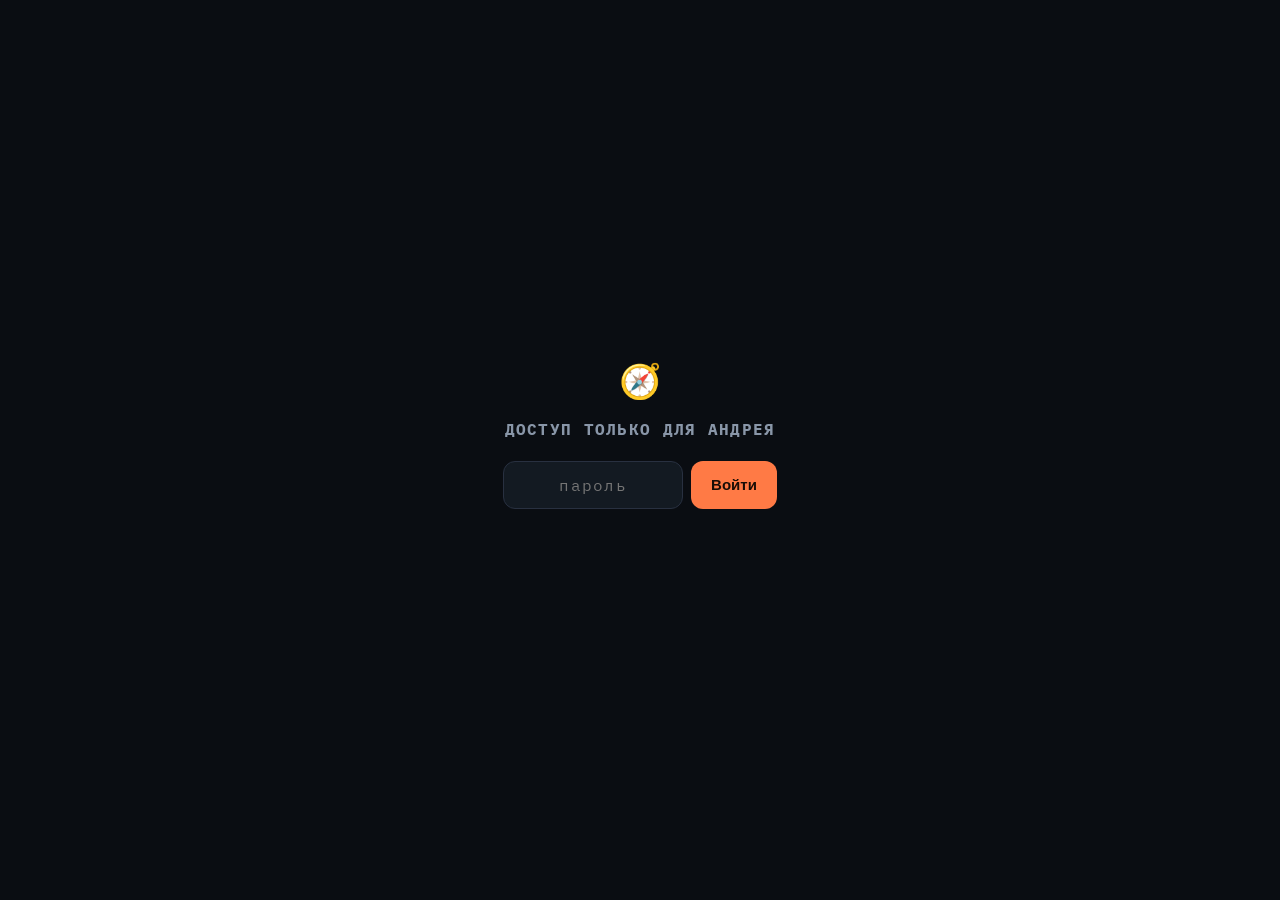
<file: c-1828a992/index.html>
<!DOCTYPE html>
<html lang="ru">
<head>
<meta charset="UTF-8">
<meta name="viewport" content="width=device-width, initial-scale=1.0, maximum-scale=1.0, user-scalable=no, viewport-fit=cover">
<meta name="robots" content="noindex, nofollow">
<title>Компас Большакова</title>
<link rel="apple-touch-icon" href="icon-180.png">
<meta name="apple-mobile-web-app-capable" content="yes">
<meta name="apple-mobile-web-app-status-bar-style" content="black-translucent">
<meta name="apple-mobile-web-app-title" content="Компас">
<meta name="theme-color" content="#0a0d12">
<link rel="preconnect" href="https://fonts.googleapis.com">
<link rel="preconnect" href="https://fonts.gstatic.com" crossorigin>
<link href="https://fonts.googleapis.com/css2?family=Sora:wght@400;600;700;800&family=IBM+Plex+Mono:wght@400;500;600&display=swap" rel="stylesheet">
<style>
  :root{
    --bg:#0a0d12;
    --bg-dot:#161d26;
    --surface:#131a22;
    --surface-2:#1a232e;
    --border:#283040;
    --border-soft:#1f2733;
    --text:#eef2f6;
    --muted:#8996a8;
    --accent:#ff7a45;
    --accent-dim:#5a3320;
    --branch:#4fa3e0;
    --branch-dim:#1c3547;
    --todo:#63c68a;
    --progress:#e8b84b;
    --done:#e3654f;
    --danger:#e3654f;
    --shadow: 0 10px 30px -12px rgba(0,0,0,.6);
  }

  *{box-sizing:border-box;}
  html,body{height:100%;}
  body{
    margin:0;
    background:var(--bg);
    color:var(--text);
    font-family:'Sora',system-ui,-apple-system,'Segoe UI',sans-serif;
    overflow:hidden;
    -webkit-user-select:none;
    user-select:none;
  }

  #board{
    position:fixed;
    inset:0;
    background:
      radial-gradient(circle at 1px 1px, var(--bg-dot) 1.4px, transparent 1.4px);
    background-size:28px 28px;
    touch-action:none;
    overflow:hidden;
    cursor:grab;
  }
  #board.panning{cursor:grabbing;}

  #world{
    position:absolute;
    left:0;top:0;
    transform-origin:0 0;
    will-change:transform;
  }

  svg#edges{
    position:absolute;
    left:0;top:0;
    width:1px;height:1px;
    overflow:visible;
    pointer-events:none;
  }
  svg#edges path{
    fill:none;
    stroke:var(--border);
    stroke-width:2;
    stroke-linecap:round;
  }
  svg#edges path.edge-hit{
    stroke:transparent;
    pointer-events:all;
    cursor:pointer;
  }
  svg#edges path.edge-line{
    pointer-events:none;
  }
  svg#edges path.edge-line.selected{
    stroke:var(--danger);
    stroke-width:3;
  }
  svg#edges path#temp-link{
    stroke:var(--branch);
    stroke-width:2.5;
    stroke-dasharray:7 6;
    pointer-events:none;
  }
  .edge-cut{ cursor:pointer; }
  .edge-cut circle{ fill:var(--danger); }
  .edge-cut text{
    fill:#2a0805;
    font-size:15px;
    font-weight:800;
    text-anchor:middle;
    dominant-baseline:central;
    font-family:'Sora',sans-serif;
    pointer-events:none;
  }

  .node{
    position:absolute;
    left:0;top:0;
    transform:translate(-50%,-50%);
    display:inline-flex;
    align-items:center;
    gap:8px;
    max-width:220px;
    padding:10px 15px;
    border-radius:999px;
    background:var(--surface);
    border:1.5px solid var(--border);
    color:var(--text);
    font-size:13.5px;
    font-weight:500;
    line-height:1.3;
    white-space:normal;
    box-shadow:var(--shadow);
    touch-action:none;
    cursor:grab;
  }
  .node.editing{
    cursor:text;
    outline:none;
    border-color:var(--accent);
  }
  .node .txt{outline:none;}
  .node.dragging{cursor:grabbing;box-shadow:0 16px 40px -14px rgba(0,0,0,.75);}

  .node.goal{
    background:linear-gradient(155deg,var(--accent),#e0602e);
    border-color:transparent;
    color:#1a0d06;
    font-weight:800;
    font-size:16px;
    padding:16px 24px;
    max-width:260px;
    text-align:center;
    justify-content:center;
  }
  .node.branch{
    border-color:var(--branch);
    background:linear-gradient(155deg,var(--branch-dim),var(--surface) 70%);
    font-weight:700;
    font-size:14.5px;
    padding:12px 18px;
  }
  .node.leaf{font-weight:500;}
  .node.leaf[data-urgency="green"]{border-width:2px;border-color:var(--todo);}
  .node.leaf[data-urgency="yellow"]{border-width:2px;border-color:var(--progress);}
  .node.leaf[data-urgency="red"]{border-width:2px;border-color:var(--danger);}

  .node.selected{
    box-shadow:0 0 0 3px var(--branch), var(--shadow);
  }

  .dot{
    width:8px;height:8px;min-width:8px;
    border-radius:50%;
    background:var(--todo);
  }

  .edit-btn{
    position:absolute;
    bottom:-9px;right:-9px;
    width:25px;height:25px;
    border-radius:50%;
    background:var(--surface-2);
    border:2px solid var(--bg);
    color:var(--text);
    font-size:12px;
    display:flex;align-items:center;justify-content:center;
    cursor:pointer;
    touch-action:none;
  }
  .node.goal .edit-btn{background:#e0602e;}
  .node.branch .edit-btn{background:var(--branch-dim);border-color:var(--bg);}

  .port{
    position:absolute;
    left:50%;
    transform:translateX(-50%);
    width:22px;height:22px;
    border-radius:50%;
    background:var(--surface-2);
    border:1.5px solid var(--border);
    color:var(--muted);
    font-size:14px;
    font-weight:700;
    display:flex;align-items:center;justify-content:center;
    cursor:pointer;
    touch-action:none;
    z-index:2;
  }
  .port-top{top:-10px;}
  .port-bottom{bottom:-10px;}
  .port:active{background:var(--branch);border-color:var(--branch);color:#04101a;}

  .del-btn{
    position:absolute;
    top:-9px;right:-9px;
    width:24px;height:24px;
    border-radius:50%;
    background:var(--danger);
    color:#2a0805;
    border:2px solid var(--bg);
    font-size:13px;
    font-weight:800;
    display:flex;align-items:center;justify-content:center;
    cursor:pointer;
    touch-action:none;
  }

  .deadline-input{
    position:absolute;
    top:-9px;left:-9px;
    width:64px;height:26px;
    border-radius:13px;
    background:var(--surface-2);
    border:2px solid var(--bg);
    color:var(--text);
    font-size:10px;
    font-family:'IBM Plex Mono',monospace;
    padding:0 4px;
    cursor:pointer;
    touch-action:none;
    color-scheme:dark;
    z-index:3;
  }
  .deadline-badge{
    font-family:'IBM Plex Mono',monospace;
    font-size:10.5px;
    font-weight:600;
    color:var(--muted);
    white-space:nowrap;
  }
  .deadline-badge.tier-green{color:var(--todo);}
  .deadline-badge.tier-yellow{color:var(--progress);}
  .deadline-badge.tier-red{color:var(--danger);font-weight:800;}

  #upcoming{
    position:fixed;
    left:14px;right:14px;
    bottom:88px;
    display:none;
    gap:8px;
    overflow-x:auto;
    padding:2px 2px 6px;
    z-index:5;
    -webkit-overflow-scrolling:touch;
  }
  #upcoming::-webkit-scrollbar{display:none;}
  .upcoming-chip{
    flex:0 0 auto;
    display:flex;
    flex-direction:column;
    gap:2px;
    background:rgba(19,26,34,.92);
    backdrop-filter:blur(10px);
    border:1px solid var(--border-soft);
    border-radius:14px;
    padding:8px 12px;
    min-width:120px;
    max-width:200px;
    cursor:pointer;
  }
  .upcoming-chip b{
    font-family:'IBM Plex Mono',monospace;
    font-size:11px;
    color:var(--muted);
    font-weight:700;
  }
  .upcoming-chip span{
    font-size:12.5px;
    font-weight:600;
    white-space:nowrap;
    overflow:hidden;
    text-overflow:ellipsis;
  }
  .upcoming-chip small{
    font-size:10px;
    color:var(--muted);
    text-transform:uppercase;
    letter-spacing:.03em;
  }
  .upcoming-chip.tier-green{border-color:var(--todo);}
  .upcoming-chip.tier-green small{color:var(--todo);}
  .upcoming-chip.tier-yellow{border-color:var(--progress);}
  .upcoming-chip.tier-yellow small{color:var(--progress);}
  .upcoming-chip.tier-red{border-color:var(--danger);background:rgba(227,101,79,.12);}
  .upcoming-chip.tier-red small{color:var(--danger);font-weight:700;}

  /* chrome */
  .topbar{
    position:fixed;
    top:14px;left:14px;right:14px;
    display:flex;
    justify-content:space-between;
    align-items:flex-start;
    pointer-events:none;
    z-index:5;
  }
  .brand{
    font-weight:800;
    font-size:15px;
    letter-spacing:-.01em;
  }
  .brand small{
    display:block;
    margin-top:2px;
    font-family:'IBM Plex Mono',monospace;
    font-size:10.5px;
    font-weight:500;
    letter-spacing:.06em;
    text-transform:uppercase;
    color:var(--muted);
  }
  .legend{
    display:flex;
    gap:12px;
    background:rgba(19,26,34,.85);
    backdrop-filter:blur(6px);
    border:1px solid var(--border-soft);
    border-radius:10px;
    padding:7px 11px;
    pointer-events:auto;
  }
  .legend span{
    display:flex;
    align-items:center;
    gap:5px;
    font-family:'IBM Plex Mono',monospace;
    font-size:10px;
    color:var(--muted);
    text-transform:uppercase;
    letter-spacing:.04em;
  }
  .legend .dot{min-width:7px;width:7px;height:7px;}

  .hint{
    position:fixed;
    top:64px;left:50%;
    transform:translateX(-50%);
    background:rgba(79,163,224,.15);
    border:1px solid var(--branch);
    color:#cfe8ff;
    font-size:12.5px;
    font-family:'IBM Plex Mono',monospace;
    padding:7px 14px;
    border-radius:999px;
    z-index:6;
    opacity:0;
    pointer-events:none;
    transition:opacity .2s ease;
  }
  .hint.show{opacity:1;}

  .toolbar{
    position:fixed;
    bottom:20px;
    left:50%;
    transform:translateX(-50%);
    display:flex;
    gap:8px;
    background:rgba(19,26,34,.92);
    backdrop-filter:blur(10px);
    border:1px solid var(--border-soft);
    border-radius:999px;
    padding:6px;
    box-shadow:var(--shadow);
    z-index:5;
  }
  .toolbar button{
    appearance:none;
    border:none;
    background:transparent;
    color:var(--text);
    font-family:'Sora',sans-serif;
    font-size:13px;
    font-weight:600;
    padding:11px 16px;
    border-radius:999px;
    cursor:pointer;
    white-space:nowrap;
    min-height:44px;
  }
  .toolbar button:active{background:var(--surface-2);}
  .toolbar button.primary{background:var(--accent);color:#1a0d06;}
  .toolbar button.active{background:var(--branch);color:#04101a;}
  .toolbar .sep{width:1px;background:var(--border);margin:6px 2px;}

  @media (max-width:520px){
    .legend{display:none;}
    .toolbar button{padding:11px 12px;font-size:12.5px;}
  }

  #lock{
    position:fixed;
    inset:0;
    z-index:100;
    background:var(--bg);
    display:flex;
    align-items:center;
    justify-content:center;
    flex-direction:column;
    gap:16px;
    padding:24px;
    text-align:center;
  }
  #lock.hidden{display:none;}
  #lock .glyph{font-size:34px;}
  #lock h1{
    margin:0;
    font-size:16px;
    font-weight:700;
    color:var(--muted);
    font-family:'IBM Plex Mono',monospace;
    text-transform:uppercase;
    letter-spacing:.08em;
  }
  #lock form{
    display:flex;
    gap:8px;
    margin-top:6px;
  }
  #lock input{
    background:var(--surface);
    border:1.5px solid var(--border);
    border-radius:12px;
    padding:13px 16px;
    color:var(--text);
    font-size:16px;
    width:180px;
    text-align:center;
    font-family:'IBM Plex Mono',monospace;
    letter-spacing:.08em;
  }
  #lock input:focus{outline:none;border-color:var(--accent);}
  #lock button{
    background:var(--accent);
    border:none;
    color:#1a0d06;
    font-weight:700;
    border-radius:12px;
    padding:0 20px;
    font-size:15px;
    cursor:pointer;
  }
  #lock .err{
    color:var(--danger);
    font-size:12.5px;
    font-family:'IBM Plex Mono',monospace;
    min-height:16px;
  }

  #modal{
    position:fixed;
    inset:0;
    z-index:200;
    background:rgba(6,8,12,.72);
    backdrop-filter:blur(4px);
    display:flex;
    align-items:center;
    justify-content:center;
    padding:24px;
  }
  #modal.hidden{display:none;}
  .modal-box{
    background:var(--surface);
    border:1.5px solid var(--border-soft);
    border-radius:16px;
    padding:20px;
    width:100%;
    max-width:340px;
    box-shadow:var(--shadow);
  }
  .modal-msg{
    font-size:14.5px;
    line-height:1.4;
    white-space:pre-wrap;
    margin-bottom:14px;
  }
  #modal-input{
    display:none;
    width:100%;
    background:var(--surface-2);
    border:1.5px solid var(--border);
    border-radius:10px;
    padding:11px 13px;
    color:var(--text);
    font-size:16px;
    font-family:'IBM Plex Mono',monospace;
    margin-bottom:14px;
    color-scheme:dark;
  }
  #modal-input:focus{outline:none;border-color:var(--accent);}
  #modal-textarea{
    display:none;
    width:100%;
    height:220px;
    background:var(--surface-2);
    border:1.5px solid var(--border);
    border-radius:10px;
    padding:11px 13px;
    color:var(--text);
    font-size:12px;
    line-height:1.45;
    font-family:'IBM Plex Mono',monospace;
    margin-bottom:14px;
    resize:none;
    -webkit-user-select:text;
    user-select:text;
  }
  #modal-textarea:focus{outline:none;border-color:var(--accent);}
  .modal-actions{
    display:flex;
    gap:8px;
    justify-content:flex-end;
  }
  .modal-actions button{
    appearance:none;
    border:none;
    background:var(--surface-2);
    color:var(--text);
    font-family:'Sora',sans-serif;
    font-size:14px;
    font-weight:600;
    padding:10px 18px;
    border-radius:10px;
    cursor:pointer;
    min-height:40px;
  }
  .modal-actions button.primary{background:var(--accent);color:#1a0d06;}
  .modal-actions.alert-only #modal-cancel{display:none;}
</style>
</head>
<body>

<div id="lock">
  <div class="glyph">🧭</div>
  <h1>Доступ только для Андрея</h1>
  <form id="lock-form" autocomplete="off">
    <input type="password" id="lock-input" placeholder="пароль" inputmode="text">
    <button type="submit">Войти</button>
  </form>
  <div class="err" id="lock-err"></div>
</div>

<div id="modal" class="hidden">
  <div class="modal-box">
    <div class="modal-msg" id="modal-msg"></div>
    <input type="date" id="modal-input" autocomplete="off">
    <textarea id="modal-textarea" readonly></textarea>
    <div class="modal-actions">
      <button id="modal-cancel">Отмена</button>
      <button id="modal-ok" class="primary">ОК</button>
    </div>
  </div>
</div>

<div id="board">
  <div id="world">
    <svg id="edges">
      <g id="edge-group"></g>
      <path id="temp-link" d="" style="display:none;"></path>
    </svg>
    <div id="nodes"></div>
  </div>
</div>

<div class="topbar">
  <div class="brand">Компас<small>карта цели · @bolshakoff.life</small></div>
  <div class="legend">
    <span><i class="dot" style="background:var(--todo)"></i>5+ дней</span>
    <span><i class="dot" style="background:var(--progress)"></i>3–5 дней</span>
    <span><i class="dot" style="background:var(--danger)"></i>&lt;3 дней</span>
  </div>
</div>

<div class="hint" id="hint"></div>

<div id="upcoming"></div>

<div class="toolbar">
  <button class="primary" id="btn-add">+ Узел</button>
  <button id="btn-link">Связать</button>
  <div class="sep"></div>
  <button id="btn-fit">По размеру</button>
  <button id="btn-list">Список</button>
</div>

<script>
(function(){
  // Замена пароля: впиши новую фразу, посчитай sha256 (в терминале: printf 'фраза' | shasum -a 256)
  // и вставь хэш сюда вместо текущего.
  const LOCK_HASH = 'c2297c19063da3a9aa43995ae9b48ea9e7ac29fb5b1431da8406ee4fc5848877';
  const LOCK_KEY = 'kompas-unlocked-v1';

  async function sha256(text){
    const buf = await crypto.subtle.digest('SHA-256', new TextEncoder().encode(text));
    return [...new Uint8Array(buf)].map(b => b.toString(16).padStart(2,'0')).join('');
  }

  const lockEl = document.getElementById('lock');
  const lockForm = document.getElementById('lock-form');
  const lockInput = document.getElementById('lock-input');
  const lockErr = document.getElementById('lock-err');

  function unlock(){
    lockEl.classList.add('hidden');
    try{ localStorage.setItem(LOCK_KEY, '1'); }catch(e){}
  }

  let alreadyUnlocked = false;
  try{ alreadyUnlocked = localStorage.getItem(LOCK_KEY) === '1'; }catch(e){}

  if(alreadyUnlocked){
    unlock();
  } else {
    lockForm.addEventListener('submit', async (e)=>{
      e.preventDefault();
      const hash = await sha256(lockInput.value.trim());
      if(hash === LOCK_HASH){
        unlock();
      } else {
        lockErr.textContent = 'Неверно, попробуй ещё';
        lockInput.value = '';
        lockInput.focus();
      }
    });
  }

  // Свои окна вместо alert/confirm/prompt: в приложении на экране Домой
  // (standalone) iOS часто вообще не показывает системные диалоги.
  const modalEl = document.getElementById('modal');
  const modalMsg = document.getElementById('modal-msg');
  const modalInput = document.getElementById('modal-input');
  const modalTextarea = document.getElementById('modal-textarea');
  const modalActions = document.querySelector('.modal-actions');
  const modalCancel = document.getElementById('modal-cancel');
  const modalOk = document.getElementById('modal-ok');

  function showModal({message, withInput, defaultValue, alertOnly, textarea}){
    return new Promise(resolve => {
      modalMsg.textContent = message;
      modalInput.style.display = withInput ? 'block' : 'none';
      modalInput.value = withInput ? (defaultValue || '') : '';
      modalTextarea.style.display = textarea ? 'block' : 'none';
      modalTextarea.value = textarea || '';
      modalActions.classList.toggle('alert-only', !!alertOnly);
      modalEl.classList.remove('hidden');
      if(withInput){ setTimeout(()=>{ modalInput.focus(); modalInput.select(); }, 60); }

      function cleanup(){
        modalEl.classList.add('hidden');
        modalOk.removeEventListener('click', onOk);
        modalCancel.removeEventListener('click', onCancel);
        modalInput.removeEventListener('keydown', onKeydown);
      }
      function onOk(){ cleanup(); resolve(withInput ? modalInput.value : true); }
      function onCancel(){ cleanup(); resolve(withInput ? null : false); }
      function onKeydown(e){
        if(e.key === 'Enter'){ e.preventDefault(); onOk(); }
        if(e.key === 'Escape'){ onCancel(); }
      }
      modalOk.addEventListener('click', onOk);
      modalCancel.addEventListener('click', onCancel);
      modalInput.addEventListener('keydown', onKeydown);
    });
  }

  function customPrompt(message, defaultValue){ return showModal({message, withInput:true, defaultValue}); }
  function customConfirm(message){ return showModal({message, withInput:false}); }
  function customAlert(message){ return showModal({message, withInput:false, alertOnly:true}); }

  const LSKEY = 'kompas-bolshakova-v1';

  const DEFAULT_STATE = {
    nodes: [
      {id:'goal', kind:'goal', status:null, x:0, y:-280, text:'Быть крутым, собой — личный бренд @bolshakoff.life'},

      {id:'brand', kind:'branch', status:'progress', x:-380, y:-20, text:'Личный бренд — главный трек'},
      {id:'baza',  kind:'branch', status:'progress', x:380,  y:-20, text:'БАЗА — топливо'},

      {id:'b1', kind:'leaf', status:'done',     x:-700, y:240, text:'4 Reels опубликовано, данные собраны'},
      {id:'b2', kind:'leaf', status:'done',     x:-520, y:260, text:'Рычаг: подписка за участие ×10 к конверсии'},
      {id:'b3', kind:'leaf', status:'progress', x:-340, y:260, text:'Закрыть аукцион 3.10 + ответить @arsvek'},
      {id:'b4', kind:'leaf', status:'todo',     x:-160, y:250, text:'Повторить рычаг в новом формате'},
      {id:'b5', kind:'leaf', status:'todo',     x:-380, y:400, text:'Монолог из заметки 5 сентября'},

      {id:'z1', kind:'leaf', status:'progress', x:60,  y:250, text:'Решение по кредитке — сегодня'},
      {id:'z2', kind:'leaf', status:'todo',     x:240, y:260, text:'Таблица остатков склада'},
      {id:'z3', kind:'leaf', status:'todo',     x:420, y:260, text:'Выкладка объявлений пулами'},
      {id:'z4', kind:'leaf', status:'todo',     x:600, y:250, text:'График 5/2 с 1 октября'},
      {id:'z5', kind:'leaf', status:'todo',     x:380, y:400, text:'Закуп 425 000 ₽ — 1 ноября'}
    ],
    edges: [
      {a:'goal',b:'brand'},{a:'goal',b:'baza'},
      {a:'brand',b:'b1'},{a:'brand',b:'b2'},{a:'brand',b:'b3'},{a:'brand',b:'b4'},{a:'brand',b:'b5'},
      {a:'baza',b:'z1'},{a:'baza',b:'z2'},{a:'baza',b:'z3'},{a:'baza',b:'z4'},{a:'baza',b:'z5'}
    ]
  };

  // Довесок 25.09: остальные проекты — добавляется один раз поверх того,
  // что уже есть в памяти телефона, ничего существующего не трогает.
  const SEED_V2 = {
    nodes: [
      {id:'zap', kind:'branch', status:'progress', x:-820, y:680, text:'Запчасти — dvigatel-ekb.ru'},
      {id:'avt', kind:'branch', status:'progress', x:-370, y:680, text:'Авторазбор — Авито, Hyundai'},
      {id:'sys', kind:'branch', status:'progress', x:90,   y:680, text:'Личная система — деньги и режим'},
      {id:'mal', kind:'branch', status:'todo',     x:550,  y:680, text:'Курс автомаляра — на паузе'},
      {id:'per', kind:'branch', status:'todo',     x:950,  y:680, text:'Перекуп авто — отложено до марта 2027'},

      {id:'zap1', kind:'leaf', status:'done',     x:-980, y:900,  text:'Сайт запущен, домен и SSL подключены'},
      {id:'zap2', kind:'leaf', status:'done',     x:-820, y:900,  text:'1182 позиции, 5722 фото в каталоге'},
      {id:'zap3', kind:'leaf', status:'progress', x:-660, y:900,  text:'Директ запущен 27.08 — чистим минус-слова'},
      {id:'zap4', kind:'leaf', status:'todo',     x:-980, y:1040, text:'Проверить WhatsApp Business на номере 025-28-92'},
      {id:'zap5', kind:'leaf', status:'todo',     x:-820, y:1040, text:'Запустить Авито Рекламу — баннеры готовы'},
      {id:'zap6', kind:'leaf', status:'todo',     x:-660, y:1040, text:'Перевыпустить токен Telegram-бота'},

      {id:'avt1', kind:'leaf', status:'done',     x:-500, y:900,  text:'Вышел на Авито 17.08 — спец. по Hyundai АКПП/МКПП'},
      {id:'avt2', kind:'leaf', status:'progress', x:-370, y:900,  text:'Тест 10 дней: 500 ₽/день, считаем обращения'},
      {id:'avt3', kind:'leaf', status:'todo',     x:-240, y:900,  text:'Добавить каталог поставщика — 1182 позиции, наценка 33%'},

      {id:'sys1', kind:'leaf', status:'progress', x:-20,  y:900,  text:'375 000 ₽ неприкосновенны до ноября'},
      {id:'sys2', kind:'leaf', status:'progress', x:130,  y:900,  text:'Стоп работы в 20:00'},
      {id:'sys3', kind:'leaf', status:'todo',     x:280,  y:900,  text:'1 ноября — сверка кассы, пересобрать систему'},

      {id:'mal1', kind:'leaf', status:'done',     x:480,  y:900,  text:'Видео 2,5 ч отснято с мастером'},
      {id:'mal2', kind:'leaf', status:'todo',     x:620,  y:900,  text:'На паузе с 18.08 — решить, когда возобновлять'},

      {id:'per1', kind:'leaf', status:'done',     x:880,  y:900,  text:'Идея разобрана 18.08 — деньги в машины не идут'},
      {id:'per2', kind:'leaf', status:'todo',     x:1020, y:900,  text:'Контент про схемы перекупов — 0 ₽, можно снимать уже'}
    ],
    edges: [
      {a:'goal',b:'zap'},{a:'goal',b:'avt'},{a:'goal',b:'sys'},{a:'goal',b:'mal'},{a:'goal',b:'per'},
      {a:'zap',b:'zap1'},{a:'zap',b:'zap2'},{a:'zap',b:'zap3'},{a:'zap',b:'zap4'},{a:'zap',b:'zap5'},{a:'zap',b:'zap6'},
      {a:'avt',b:'avt1'},{a:'avt',b:'avt2'},{a:'avt',b:'avt3'},
      {a:'sys',b:'sys1'},{a:'sys',b:'sys2'},{a:'sys',b:'sys3'},
      {a:'mal',b:'mal1'},{a:'mal',b:'mal2'},
      {a:'per',b:'per1'},{a:'per',b:'per2'}
    ]
  };

  // Довесок 25.09 (второй): узел-чекпоинт октября и связи между ветками —
  // показывают, что одна задача реально тянет другую, а не просто дерево.
  const SEED_V3 = {
    nodes: [
      {id:'z6', kind:'leaf', status:'progress', x:560, y:400, text:'Октябрь — минимум 15 комплектов чистыми'}
    ],
    edges: [
      {a:'baza', b:'z6'},
      {a:'z2', b:'z6'},
      {a:'z6', b:'z5'},
      {a:'z6', b:'sys3'},
      {a:'z1', b:'z5'},
      {a:'sys1', b:'z5'},
      {a:'zap2', b:'avt3'},
      {a:'per2', b:'brand'},
      {a:'b2', b:'b4'}
    ]
  };

  // 25.09 (третий): решил не распыляться — авторазбор, курс маляра, запчасти
  // и перекуп авто убираются с карты. Остаётся только БАЗА, бренд и личная система.
  const PRUNE_V4 = [
    'zap','avt','mal','per',
    'zap1','zap2','zap3','zap4','zap5','zap6',
    'avt1','avt2','avt3',
    'mal1','mal2',
    'per1','per2'
  ];

  // 26.09: зафиксирован постоянный ритм контента — 2 Reels в неделю,
  // не больше. Аукцион переведён с разового на еженедельный.
  const SEED_V5 = {
    nodes: [
      {id:'b6', kind:'leaf', status:'progress', x:-520, y:550, text:'Понедельник — Reels: спорт/доски/путешествия/экстрим'},
      {id:'b7', kind:'leaf', status:'progress', x:-160, y:550, text:'Четверг — аукцион доски каждую неделю, закрытие в среду'}
    ],
    edges: [
      {a:'brand', b:'b6'},
      {a:'brand', b:'b7'},
      {a:'b3', b:'b7'},
      {a:'z2', b:'b7'}
    ]
  };

  // 26.09: пул идей вирусного контента с друзьями — не привязан к БАЗЕ,
  // отдельная ветка от Личного бренда, чтобы бренд не был запитан только на магазине.
  const VIRAL_IDEAS = [
    'Баланс-борд 180 — кто устоит',
    'Слэклайн — кто дальше пройдёт с закрытыми глазами',
    'Балансборд под нагрузкой — друг кидает мячом',
    'Эстафета на балансборде — передать предмет не упав',
    'Печатать текст на телефоне на балансборде',
    'Слепой баланс — один с закрытыми глазами, другой направляет',
    'Битва балансбордов — кто столкнёт первым',
    'Новичок первый раз на сноуборде',
    'Новичок первый раз на балансборде',
    'Человек «не из тусовки» пробует экстрим-снаряжение',
    'Родители пробуют трюк — контраст поколений',
    'Девушка учит парня и наоборот',
    'Доска по грязи после дождя',
    'Доска с детской горки, с юмором',
    'Балансборд на льду замёрзшего озера',
    'Мото/квадроцикл через «непроходимое» препятствие',
    'Лонгборд в неожиданном месте — заброшка/крыша',
    'Кто первый упадёт — платит шуточный фант',
    'Эстафета доска → мото → бег, три этапа',
    'Цепочка усложняющихся трюков — повтори за мной',
    'Определить друга по звуку с закрытыми глазами',
    'Кто дальше проедет с закрытыми глазами',
    'Двое на одной доске одновременно',
    'Таймлапс сборов в дорогу',
    'Гонка на мото по бездорожью до точки',
    'Один день из жизни в дороге — честный влог',
    'Поломка в пути — как выкручиваемся',
    'Ночёвка в палатке в жёсткую погоду',
    'Компиляция падений за месяц',
    '«Что осталось за кадром» — неудачные дубли'
  ];

  const SEED_V6 = {
    nodes: [
      {id:'viral', kind:'branch', status:'progress', x:0, y:1150, text:'Пул: вирусный контент с друзьями'},
      ...VIRAL_IDEAS.map((text, i) => {
        const col = i % 6, row = Math.floor(i / 6);
        return {
          id: 'v' + (i+1),
          kind: 'leaf',
          status: 'todo',
          x: -600 + col*240,
          y: 1300 + row*160,
          text
        };
      })
    ],
    edges: [
      {a:'brand', b:'viral'},
      ...VIRAL_IDEAS.map((_, i) => ({a:'viral', b:'v'+(i+1)}))
    ]
  };

  // 28.09: отбор сильнейшего из всего пула — то, что идёт в работу первым.
  // Не дубль пула: сюда же подтянуты две идеи, которые там уже есть (v8, v29).
  const SEED_V7 = {
    nodes: [
      {id:'shoot',  kind:'branch', status:'progress', x:-1150, y:700,  text:'Ближайшие съёмки — отбор сильного'},
      {id:'s1', kind:'leaf', status:'todo', x:-1400, y:870,  text:'Угадай ростовку вслепую — приз доска, ответ в комментах'},
      {id:'s2', kind:'leaf', status:'todo', x:-1000, y:870,  text:'Баланс-борд челлендж, 5 человек, переходящий банк'},
      {id:'s3', kind:'leaf', status:'todo', x:-1400, y:1030, text:'С горы летом — доска без снега'},
      {id:'s4', kind:'leaf', status:'todo', x:-1000, y:1030, text:'Песчаная дюна'}
    ],
    edges: [
      {a:'brand', b:'shoot'},
      {a:'shoot', b:'s1'},
      {a:'shoot', b:'s2'},
      {a:'shoot', b:'s3'},
      {a:'shoot', b:'s4'},
      {a:'shoot', b:'v8'},
      {a:'shoot', b:'v29'},
      {a:'b2', b:'s1'},
      {a:'b2', b:'s2'},
      {a:'b6', b:'s2'},
      {a:'z2', b:'s1'}
    ]
  };

  const SEEDS = [
    {version:2, nodes:SEED_V2.nodes, edges:SEED_V2.edges},
    {version:3, nodes:SEED_V3.nodes, edges:SEED_V3.edges},
    {version:4, remove:PRUNE_V4},
    {version:5, nodes:SEED_V5.nodes, edges:SEED_V5.edges},
    {version:6, nodes:SEED_V6.nodes, edges:SEED_V6.edges},
    {version:7, nodes:SEED_V7.nodes, edges:SEED_V7.edges}
  ];

  function applySeeds(st){
    if(!st.seedVersion) st.seedVersion = 1;
    const known = new Set(st.nodes.map(n => n.id));
    const knownEdge = new Set(st.edges.map(e => e.a+'>'+e.b));
    SEEDS.forEach(seed => {
      if(st.seedVersion < seed.version){
        if(seed.nodes) seed.nodes.forEach(n => { if(!known.has(n.id)){ st.nodes.push(n); known.add(n.id); } });
        if(seed.edges) seed.edges.forEach(e => { const k=e.a+'>'+e.b; if(!knownEdge.has(k)){ st.edges.push(e); knownEdge.add(k); } });
        if(seed.remove){
          const removeSet = new Set(seed.remove);
          st.nodes = st.nodes.filter(n => !removeSet.has(n.id));
          st.edges = st.edges.filter(e => !removeSet.has(e.a) && !removeSet.has(e.b));
        }
        st.seedVersion = seed.version;
      }
    });
    return st;
  }

  function loadState(){
    try{
      const raw = localStorage.getItem(LSKEY);
      if(raw) return applySeeds(JSON.parse(raw));
    }catch(e){}
    return applySeeds(JSON.parse(JSON.stringify(DEFAULT_STATE)));
  }
  function saveState(){
    try{ localStorage.setItem(LSKEY, JSON.stringify(state)); }catch(e){}
  }

  let state = loadState();
  saveState();

  const boardEl = document.getElementById('board');
  const worldEl = document.getElementById('world');
  const nodesEl = document.getElementById('nodes');
  const hintEl = document.getElementById('hint');
  const upcomingEl = document.getElementById('upcoming');

  let panX = 0, panY = 0, zoom = 1;
  function applyTransform(){
    worldEl.style.transform = `translate(${panX}px,${panY}px) scale(${zoom})`;
  }

  function boardRect(){ return boardEl.getBoundingClientRect(); }
  function screenToWorld(sx, sy){
    const r = boardRect();
    return { x: (sx - r.left - panX) / zoom, y: (sy - r.top - panY) / zoom };
  }

  function showHint(text, ms){
    hintEl.textContent = text;
    hintEl.classList.add('show');
    if(ms){ clearTimeout(showHint._t); showHint._t = setTimeout(()=>hintEl.classList.remove('show'), ms); }
  }
  function hideHint(){ hintEl.classList.remove('show'); }

  function fitView(){
    const ns = state.nodes;
    if(!ns.length) return;
    let minX=Infinity,maxX=-Infinity,minY=Infinity,maxY=-Infinity;
    ns.forEach(n=>{
      minX=Math.min(minX,n.x-120); maxX=Math.max(maxX,n.x+120);
      minY=Math.min(minY,n.y-60);  maxY=Math.max(maxY,n.y+60);
    });
    const r = boardRect();
    const w = maxX-minX, h = maxY-minY;
    const z = Math.min(r.width/w, r.height/h, 1.3);
    zoom = Math.max(z, 0.12);
    panX = r.width/2 - (minX+maxX)/2*zoom;
    panY = r.height/2 - (minY+maxY)/2*zoom;
    applyTransform();
    redrawEdges();
  }

  // ---------- deadlines ----------

  const MONTHS_SHORT = ['янв','фев','мар','апр','мая','июн','июл','авг','сен','окт','ноя','дек'];

  function daysUntil(dateStr){
    const today = new Date();
    today.setHours(0,0,0,0);
    const target = new Date(dateStr + 'T00:00:00');
    return Math.round((target - today) / 86400000);
  }

  function urgencyTier(days){
    if(days < 3) return 'red';
    if(days <= 5) return 'yellow';
    return 'green';
  }

  function formatDeadline(dateStr){
    const d = new Date(dateStr + 'T00:00:00');
    return d.getDate() + ' ' + MONTHS_SHORT[d.getMonth()];
  }

  function pad2(n){ return String(n).padStart(2,'0'); }

  function addToCalendar(node){
    const dstr = node.deadline.replace(/-/g,'');
    const now = new Date();
    const stamp = now.getUTCFullYear()+pad2(now.getUTCMonth()+1)+pad2(now.getUTCDate())+'T'+pad2(now.getUTCHours())+pad2(now.getUTCMinutes())+pad2(now.getUTCSeconds())+'Z';
    const summary = node.text.replace(/[,;\r\n]/g,' ').trim() || 'Задача';
    const ics = [
      'BEGIN:VCALENDAR',
      'VERSION:2.0',
      'PRODID:-//Kompas//RU',
      'BEGIN:VEVENT',
      'UID:' + node.id + '@kompas-bolshakova',
      'DTSTAMP:' + stamp,
      'DTSTART;VALUE=DATE:' + dstr,
      'SUMMARY:' + summary,
      'BEGIN:VALARM','TRIGGER:-P5D','ACTION:DISPLAY','DESCRIPTION:Дедлайн через 5 дней: ' + summary,'END:VALARM',
      'BEGIN:VALARM','TRIGGER:-P3D','ACTION:DISPLAY','DESCRIPTION:Дедлайн через 3 дня: ' + summary,'END:VALARM',
      'BEGIN:VALARM','TRIGGER:-P1D','ACTION:DISPLAY','DESCRIPTION:Дедлайн завтра: ' + summary,'END:VALARM',
      'END:VEVENT',
      'END:VCALENDAR'
    ].join('\r\n');
    const blob = new Blob([ics], {type:'text/calendar'});
    const url = URL.createObjectURL(blob);
    window.open(url, '_blank');
  }

  function renderUpcoming(){
    const items = state.nodes
      .filter(n => n.deadline)
      .map(n => ({node:n, days: daysUntil(n.deadline)}))
      .sort((a,b) => a.days - b.days)
      .slice(0, 5);

    if(!items.length){
      upcomingEl.style.display = 'none';
      upcomingEl.innerHTML = '';
      return;
    }
    upcomingEl.style.display = 'flex';
    upcomingEl.innerHTML = '';
    items.forEach(({node, days}) => {
      const chip = document.createElement('div');
      const tier = urgencyTier(days);
      chip.className = 'upcoming-chip' + (tier ? ' tier-' + tier : '');
      const dateEl = document.createElement('b');
      dateEl.textContent = formatDeadline(node.deadline);
      const textEl = document.createElement('span');
      textEl.textContent = node.text;
      const labelEl = document.createElement('small');
      labelEl.textContent = days < 0 ? 'просрочено' : days === 0 ? 'сегодня' : days === 1 ? 'завтра' : `через ${days} дн.`;
      chip.appendChild(dateEl);
      chip.appendChild(textEl);
      chip.appendChild(labelEl);
      chip.addEventListener('click', () => {
        const r = boardRect();
        panX = r.width/2 - node.x*zoom;
        panY = r.height/2 - node.y*zoom;
        applyTransform();
      });
      upcomingEl.appendChild(chip);
    });
  }

  // ---------- rendering ----------

  function nodeClass(node){
    return 'node ' + node.kind;
  }

  let connectMode = false;
  let connectFirst = null;
  let selectedEdge = null;
  const SVGNS = 'http://www.w3.org/2000/svg';
  const edgeGroup = document.getElementById('edge-group');
  const tempLink = document.getElementById('temp-link');

  function edgeKey(a,b){ return a+'>'+b; }

  function clearEdgeSelection(){
    if(selectedEdge){ selectedEdge = null; redrawEdges(); }
  }

  function render(){
    nodesEl.innerHTML = '';
    state.nodes.forEach(node => {
      const el = document.createElement('div');
      el.className = nodeClass(node);
      el.dataset.id = node.id;
      if(node.deadline) el.setAttribute('data-urgency', urgencyTier(daysUntil(node.deadline)));
      el.style.left = node.x + 'px';
      el.style.top = node.y + 'px';
      if(connectMode && connectFirst === node.id) el.classList.add('selected');

      const txt = document.createElement('span');
      txt.className = 'txt';
      txt.textContent = node.text;
      el.appendChild(txt);

      if(node.deadline){
        const days = daysUntil(node.deadline);
        const tier = urgencyTier(days);
        const badge = document.createElement('span');
        badge.className = 'deadline-badge' + (tier ? ' tier-' + tier : '');
        badge.textContent = formatDeadline(node.deadline);
        el.appendChild(badge);
      }

      const dlInput = document.createElement('input');
      dlInput.type = 'date';
      dlInput.className = 'deadline-input';
      if(node.deadline) dlInput.value = node.deadline;
      dlInput.addEventListener('pointerdown', e => e.stopPropagation());
      dlInput.addEventListener('click', e => e.stopPropagation());
      dlInput.addEventListener('change', async () => {
        node.deadline = dlInput.value || null;
        saveState();
        render();
        if(node.deadline){
          addToCalendar(node);
        }
      });
      el.appendChild(dlInput);

      const editBtn = document.createElement('div');
      editBtn.className = 'edit-btn';
      editBtn.textContent = '✏️';
      editBtn.addEventListener('pointerdown', (e)=>{ e.stopPropagation(); });
      editBtn.addEventListener('click', (e)=>{
        e.stopPropagation();
        enterEdit(el, node);
      });
      el.appendChild(editBtn);

      if(node.kind !== 'goal'){
        const delBtn = document.createElement('div');
        delBtn.className = 'del-btn';
        delBtn.textContent = '✕';
        delBtn.addEventListener('pointerdown', (e)=>{ e.stopPropagation(); });
        delBtn.addEventListener('click', async (e)=>{
          e.stopPropagation();
          if(await customConfirm('Удалить узел «' + node.text + '»?')) deleteNode(node.id);
        });
        el.appendChild(delBtn);
      }

      ['top','bottom'].forEach(pos => {
        const port = document.createElement('div');
        port.className = 'port port-' + pos;
        port.textContent = '+';
        port.addEventListener('pointerdown', (e)=> startLinking(e, node));
        el.appendChild(port);
      });

      attachNodeHandlers(el, node);
      nodesEl.appendChild(el);
    });
    redrawEdges();
    renderUpcoming();
  }

  function redrawEdges(){
    edgeGroup.innerHTML = '';
    const byId = {};
    state.nodes.forEach(n=>byId[n.id]=n);
    state.edges.forEach(e=>{
      const a = byId[e.a], b = byId[e.b];
      if(!a || !b) return;
      const mx = (a.x+b.x)/2, my=(a.y+b.y)/2;
      const dx = b.x-a.x, dy = b.y-a.y;
      const bow = 0.12;
      const cx = mx - dy*bow, cy = my + dx*bow;
      const d = `M ${a.x} ${a.y} Q ${cx} ${cy} ${b.x} ${b.y}`;
      const key = edgeKey(e.a, e.b);
      const isSelected = selectedEdge === key;

      const hit = document.createElementNS(SVGNS,'path');
      hit.setAttribute('d', d);
      hit.setAttribute('class','edge-hit');
      hit.setAttribute('stroke-width', Math.max(24 / zoom, 24));
      hit.addEventListener('pointerdown', ev => ev.stopPropagation());
      hit.addEventListener('click', ev => {
        ev.stopPropagation();
        selectedEdge = isSelected ? null : key;
        redrawEdges();
      });
      edgeGroup.appendChild(hit);

      const line = document.createElementNS(SVGNS,'path');
      line.setAttribute('d', d);
      line.setAttribute('class', 'edge-line' + (isSelected ? ' selected' : ''));
      edgeGroup.appendChild(line);

      if(isSelected){
        const cutG = document.createElementNS(SVGNS,'g');
        cutG.setAttribute('class','edge-cut');
        cutG.setAttribute('transform', `translate(${cx},${cy}) scale(${1/zoom})`);
        const circle = document.createElementNS(SVGNS,'circle');
        circle.setAttribute('r','16');
        const text = document.createElementNS(SVGNS,'text');
        text.textContent = '−';
        cutG.appendChild(circle);
        cutG.appendChild(text);
        cutG.addEventListener('pointerdown', ev => ev.stopPropagation());
        cutG.addEventListener('click', ev => {
          ev.stopPropagation();
          state.edges = state.edges.filter(x => edgeKey(x.a,x.b) !== key);
          selectedEdge = null;
          saveState();
          redrawEdges();
        });
        edgeGroup.appendChild(cutG);
      }
    });
  }

  function startLinking(e, sourceNode){
    e.stopPropagation();
    e.preventDefault();
    clearEdgeSelection();
    const startClientX = e.clientX, startClientY = e.clientY;

    function updateTemp(cx, cy){
      const p = screenToWorld(cx, cy);
      tempLink.setAttribute('d', `M ${sourceNode.x} ${sourceNode.y} L ${p.x} ${p.y}`);
    }
    tempLink.style.display = '';
    updateTemp(startClientX, startClientY);

    function onMove(ev){ updateTemp(ev.clientX, ev.clientY); }

    function onUp(ev){
      document.removeEventListener('pointermove', onMove);
      document.removeEventListener('pointerup', onUp);
      document.removeEventListener('pointercancel', onCancel);
      tempLink.style.display = 'none';

      const dropEl = document.elementFromPoint(ev.clientX, ev.clientY);
      const targetNodeEl = dropEl ? dropEl.closest('.node') : null;
      const dist = Math.hypot(ev.clientX-startClientX, ev.clientY-startClientY);

      if(targetNodeEl && targetNodeEl.dataset.id !== sourceNode.id){
        const targetId = targetNodeEl.dataset.id;
        const exists = state.edges.some(x =>
          (x.a===sourceNode.id && x.b===targetId) || (x.a===targetId && x.b===sourceNode.id));
        if(!exists){
          state.edges.push({a: sourceNode.id, b: targetId});
          saveState();
          redrawEdges();
        }
      } else if(!targetNodeEl && dist > 15){
        const p = screenToWorld(ev.clientX, ev.clientY);
        const id = 'n' + Date.now();
        const newNode = {id, kind:'leaf', status:'todo', x:p.x, y:p.y, text:''};
        state.nodes.push(newNode);
        state.edges.push({a: sourceNode.id, b: id});
        saveState();
        render();
        requestAnimationFrame(()=>{
          const elNew = nodesEl.querySelector(`[data-id="${id}"]`);
          if(elNew) enterEdit(elNew, newNode);
        });
      }
    }
    function onCancel(){
      document.removeEventListener('pointermove', onMove);
      document.removeEventListener('pointerup', onUp);
      document.removeEventListener('pointercancel', onCancel);
      tempLink.style.display = 'none';
    }

    document.addEventListener('pointermove', onMove);
    document.addEventListener('pointerup', onUp);
    document.addEventListener('pointercancel', onCancel);
  }

  // ---------- node interaction ----------

  function attachNodeHandlers(el, node){
    let startX=0, startY=0, startNX=0, startNY=0, moved=false, pointerId=null;

    el.addEventListener('pointerdown', (e)=>{
      e.stopPropagation();
      if(el.classList.contains('editing')) return;
      clearEdgeSelection();
      pointerId = e.pointerId;
      try{ el.setPointerCapture(pointerId); }catch(err){}
      startX = e.clientX; startY = e.clientY;
      startNX = node.x; startNY = node.y;
      moved = false;
      el.classList.add('dragging');
    });

    el.addEventListener('pointermove', (e)=>{
      if(e.pointerId !== pointerId) return;
      const dx = (e.clientX - startX)/zoom;
      const dy = (e.clientY - startY)/zoom;
      if(Math.abs(dx) > 4 || Math.abs(dy) > 4){
        moved = true;
        node.x = startNX + dx;
        node.y = startNY + dy;
        el.style.left = node.x+'px';
        el.style.top = node.y+'px';
        redrawEdges();
      }
    });

    el.addEventListener('pointerup', (e)=>{
      if(e.pointerId !== pointerId) return;
      el.classList.remove('dragging');
      try{ el.releasePointerCapture(pointerId); }catch(err){}
      if(moved){
        saveState();
      } else if(!el.classList.contains('editing')){
        handleTap(node);
      }
      pointerId = null;
    });

    el.addEventListener('pointercancel', ()=>{
      el.classList.remove('dragging');
      pointerId = null;
    });
  }

  function handleTap(node){
    if(connectMode){
      handleConnectTap(node.id);
    }
  }

  function handleConnectTap(id){
    if(!connectFirst){
      connectFirst = id;
      showHint('Теперь выбери второй узел');
      render();
      return;
    }
    if(id !== connectFirst){
      const exists = state.edges.some(e =>
        (e.a===connectFirst && e.b===id) || (e.a===id && e.b===connectFirst));
      if(!exists) state.edges.push({a:connectFirst, b:id});
      saveState();
    }
    connectFirst = null;
    connectMode = false;
    document.getElementById('btn-link').classList.remove('active');
    hideHint();
    render();
  }

  function deleteNode(id){
    state.nodes = state.nodes.filter(n => n.id !== id);
    state.edges = state.edges.filter(e => e.a !== id && e.b !== id);
    saveState();
    render();
  }

  function enterEdit(el, node){
    if(el.classList.contains('editing')) return;
    el.classList.add('editing');
    const editBtn = el.querySelector('.edit-btn');
    if(editBtn) editBtn.style.display = 'none';
    const delBtn = el.querySelector('.del-btn');
    if(delBtn) delBtn.style.display = 'none';
    const dlInput = el.querySelector('.deadline-input');
    if(dlInput) dlInput.style.display = 'none';
    el.querySelectorAll('.port').forEach(p => p.style.display = 'none');
    const txt = el.querySelector('.txt');
    txt.contentEditable = 'true';
    txt.focus();
    const range = document.createRange();
    range.selectNodeContents(txt);
    const sel = window.getSelection();
    sel.removeAllRanges();
    sel.addRange(range);

    function commit(){
      if(!el.classList.contains('editing')) return;
      const v = txt.textContent.trim();
      if(v) node.text = v;
      saveState();
      render();
    }

    txt.addEventListener('blur', commit, {once:true});
    txt.addEventListener('keydown', (e)=>{
      if(e.key === 'Enter'){
        e.preventDefault();
        txt.blur();
      }
    });
  }

  // ---------- board pan / pinch ----------

  const pointers = new Map();
  let panState = null;
  let pinchState = null;

  boardEl.addEventListener('pointerdown', (e)=>{
    if(e.target.closest('.node')) return;
    clearEdgeSelection();
    try{ boardEl.setPointerCapture(e.pointerId); }catch(err){}
    pointers.set(e.pointerId, {x:e.clientX, y:e.clientY});

    if(pointers.size === 1){
      boardEl.classList.add('panning');
      panState = {startX:e.clientX, startY:e.clientY, originX:panX, originY:panY};
      pinchState = null;
    } else if(pointers.size === 2){
      const pts = [...pointers.values()];
      const dist = Math.hypot(pts[0].x-pts[1].x, pts[0].y-pts[1].y);
      const midX = (pts[0].x+pts[1].x)/2, midY = (pts[0].y+pts[1].y)/2;
      const worldMid = screenToWorld(midX, midY);
      pinchState = {startDist:dist, startZoom:zoom, worldMid};
      panState = null;
    }
  });

  boardEl.addEventListener('pointermove', (e)=>{
    if(!pointers.has(e.pointerId)) return;
    pointers.set(e.pointerId, {x:e.clientX, y:e.clientY});

    if(pinchState && pointers.size === 2){
      const pts = [...pointers.values()];
      const dist = Math.hypot(pts[0].x-pts[1].x, pts[0].y-pts[1].y);
      const midX = (pts[0].x+pts[1].x)/2, midY = (pts[0].y+pts[1].y)/2;
      zoom = Math.min(2.5, Math.max(0.12, pinchState.startZoom * (dist/pinchState.startDist)));
      const r = boardRect();
      panX = (midX - r.left) - pinchState.worldMid.x*zoom;
      panY = (midY - r.top) - pinchState.worldMid.y*zoom;
      applyTransform();
    } else if(panState && pointers.size === 1){
      panX = panState.originX + (e.clientX - panState.startX);
      panY = panState.originY + (e.clientY - panState.startY);
      applyTransform();
    }
  });

  function endPointer(e){
    pointers.delete(e.pointerId);
    if(pointers.size === 0){
      boardEl.classList.remove('panning');
      panState = null; pinchState = null;
    } else if(pointers.size === 1){
      const [ [id,p] ] = pointers;
      panState = {startX:p.x, startY:p.y, originX:panX, originY:panY};
      pinchState = null;
    }
  }
  boardEl.addEventListener('pointerup', endPointer);
  boardEl.addEventListener('pointercancel', endPointer);

  // ---------- toolbar ----------

  document.getElementById('btn-add').addEventListener('click', ()=>{
    const r = boardRect();
    const pos = screenToWorld(r.left + r.width/2, r.top + r.height/2 + (Math.random()*60-30));
    const id = 'n' + Date.now();
    const node = {id, kind:'leaf', status:'todo', x:pos.x, y:pos.y, text:''};
    state.nodes.push(node);
    saveState();
    render();
    requestAnimationFrame(()=>{
      const el = nodesEl.querySelector(`[data-id="${id}"]`);
      if(el) enterEdit(el, node);
    });
  });

  const btnLink = document.getElementById('btn-link');
  btnLink.addEventListener('click', ()=>{
    connectMode = !connectMode;
    connectFirst = null;
    btnLink.classList.toggle('active', connectMode);
    if(connectMode) showHint('Выбери первый узел');
    else hideHint();
    render();
  });

  document.getElementById('btn-fit').addEventListener('click', ()=> fitView());

  function buildList(){
    const byId = {};
    state.nodes.forEach(n => byId[n.id] = n);

    function deadlineMark(n){
      if(!n.deadline) return '';
      const d = daysUntil(n.deadline);
      const when = d < 0 ? 'просрочено' : d === 0 ? 'сегодня' : d === 1 ? 'завтра' : d + ' дн.';
      return `  [${formatDeadline(n.deadline)} — ${when}]`;
    }

    const goal = state.nodes.find(n => n.kind === 'goal');
    const branches = state.nodes.filter(n => n.kind === 'branch');
    const out = [];
    const today = new Date();
    out.push(`КОМПАС — выгрузка ${today.getDate()} ${MONTHS_SHORT[today.getMonth()]} ${today.getFullYear()}`);
    if(goal) out.push(`ЦЕЛЬ: ${goal.text}`);
    out.push('');

    const placed = new Set();
    branches.forEach(br => {
      out.push(`## ${br.text}${deadlineMark(br)}`);
      const children = state.edges
        .filter(e => e.a === br.id || e.b === br.id)
        .map(e => e.a === br.id ? e.b : e.a)
        .map(id => byId[id])
        .filter(n => n && n.kind === 'leaf');
      const seen = new Set();
      children.forEach(n => {
        if(seen.has(n.id)) return;
        seen.add(n.id);
        placed.add(n.id);
        out.push(`- ${n.text}${deadlineMark(n)}`);
      });
      out.push('');
    });

    const orphans = state.nodes.filter(n => n.kind === 'leaf' && !placed.has(n.id));
    if(orphans.length){
      out.push('## Без ветки');
      orphans.forEach(n => out.push(`- ${n.text}${deadlineMark(n)}`));
      out.push('');
    }

    out.push(`Всего узлов: ${state.nodes.length}, связей: ${state.edges.length}`);
    return out.join('\n');
  }

  document.getElementById('btn-list').addEventListener('click', async ()=>{
    const text = buildList();
    let copied = false;
    try{
      if(navigator.clipboard && navigator.clipboard.writeText){
        await navigator.clipboard.writeText(text);
        copied = true;
      }
    }catch(e){}
    const msg = copied
      ? 'Список скопирован — вставляй в чат.'
      : 'Выдели текст и скопируй вручную:';
    await showModal({message: msg, textarea: text, alertOnly: true});
  });

  window.addEventListener('resize', ()=> fitView());

  render();
  fitView();
})();
</script>
</body>
</html>
</file>
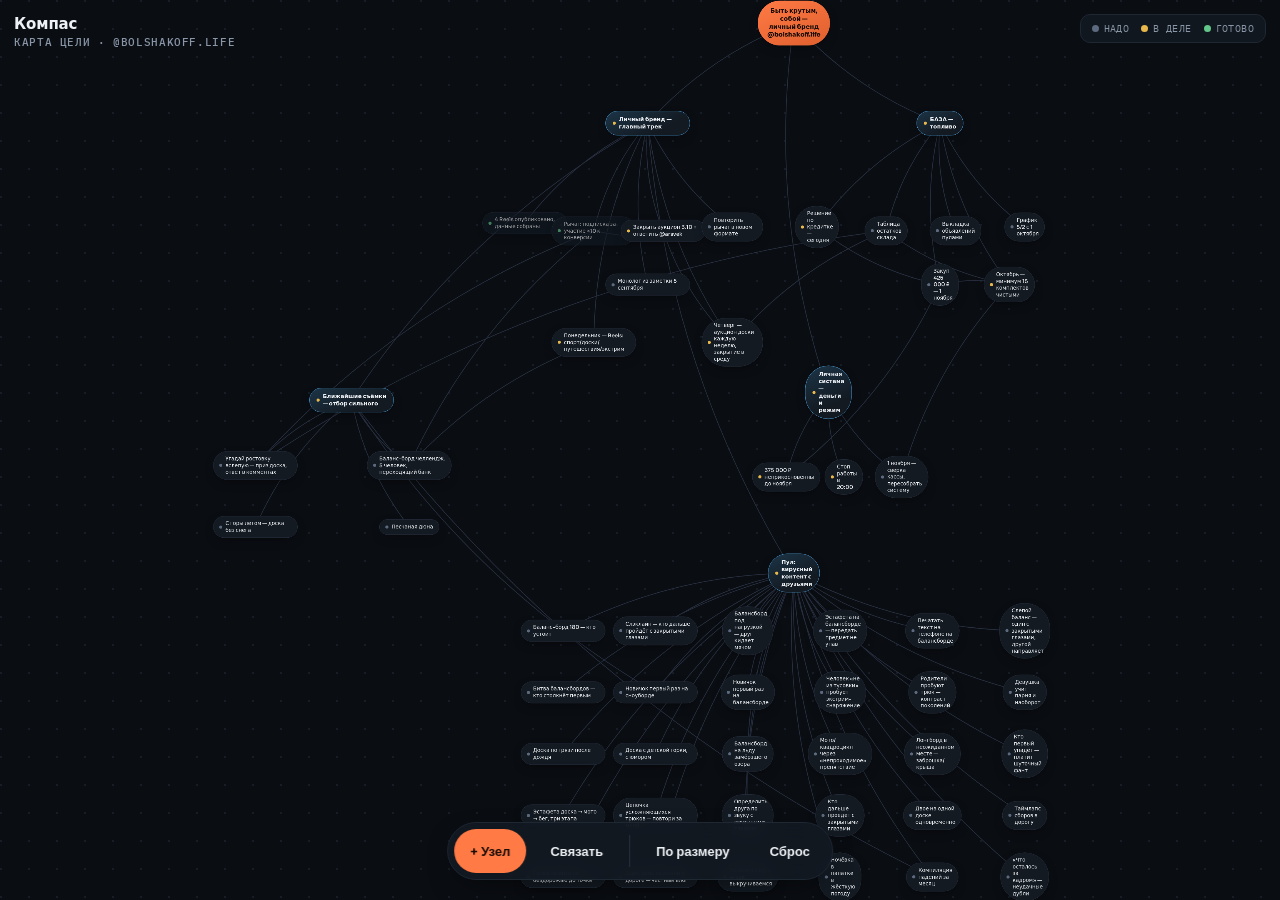
<file: kompas/index.html>
<!DOCTYPE html>
<html lang="ru">
<head>
<meta charset="UTF-8">
<meta name="viewport" content="width=device-width, initial-scale=1.0, maximum-scale=1.0, user-scalable=no, viewport-fit=cover">
<meta name="robots" content="noindex, nofollow">
<title>Компас Большакова</title>
<link rel="apple-touch-icon" href="icon-180.png">
<meta name="apple-mobile-web-app-capable" content="yes">
<meta name="apple-mobile-web-app-status-bar-style" content="black-translucent">
<meta name="apple-mobile-web-app-title" content="Компас">
<meta name="theme-color" content="#0a0d12">
<link rel="preconnect" href="https://fonts.googleapis.com">
<link rel="preconnect" href="https://fonts.gstatic.com" crossorigin>
<link href="https://fonts.googleapis.com/css2?family=Sora:wght@400;600;700;800&family=IBM+Plex+Mono:wght@400;500;600&display=swap" rel="stylesheet">
<style>
  :root{
    --bg:#0a0d12;
    --bg-dot:#161d26;
    --surface:#131a22;
    --surface-2:#1a232e;
    --border:#283040;
    --border-soft:#1f2733;
    --text:#eef2f6;
    --muted:#8996a8;
    --accent:#ff7a45;
    --accent-dim:#5a3320;
    --branch:#4fa3e0;
    --branch-dim:#1c3547;
    --todo:#5c6a80;
    --progress:#e8b84b;
    --done:#63c68a;
    --danger:#e3654f;
    --shadow: 0 10px 30px -12px rgba(0,0,0,.6);
  }

  *{box-sizing:border-box;}
  html,body{height:100%;}
  body{
    margin:0;
    background:var(--bg);
    color:var(--text);
    font-family:'Sora',system-ui,-apple-system,'Segoe UI',sans-serif;
    overflow:hidden;
    -webkit-user-select:none;
    user-select:none;
  }

  #board{
    position:fixed;
    inset:0;
    background:
      radial-gradient(circle at 1px 1px, var(--bg-dot) 1.4px, transparent 1.4px);
    background-size:28px 28px;
    touch-action:none;
    overflow:hidden;
    cursor:grab;
  }
  #board.panning{cursor:grabbing;}

  #world{
    position:absolute;
    left:0;top:0;
    transform-origin:0 0;
    will-change:transform;
  }

  svg#edges{
    position:absolute;
    left:0;top:0;
    width:1px;height:1px;
    overflow:visible;
    pointer-events:none;
  }
  svg#edges path{
    fill:none;
    stroke:var(--border);
    stroke-width:2;
    stroke-linecap:round;
  }

  .node{
    position:absolute;
    left:0;top:0;
    transform:translate(-50%,-50%);
    display:inline-flex;
    align-items:center;
    gap:8px;
    max-width:220px;
    padding:10px 15px;
    border-radius:999px;
    background:var(--surface);
    border:1.5px solid var(--border);
    color:var(--text);
    font-size:13.5px;
    font-weight:500;
    line-height:1.3;
    white-space:normal;
    box-shadow:var(--shadow);
    touch-action:none;
    cursor:grab;
  }
  .node.editing{
    cursor:text;
    outline:none;
    border-color:var(--accent);
  }
  .node .txt{outline:none;}
  .node.dragging{cursor:grabbing;box-shadow:0 16px 40px -14px rgba(0,0,0,.75);}

  .node.goal{
    background:linear-gradient(155deg,var(--accent),#e0602e);
    border-color:transparent;
    color:#1a0d06;
    font-weight:800;
    font-size:16px;
    padding:16px 24px;
    max-width:260px;
    text-align:center;
    justify-content:center;
  }
  .node.branch{
    border-color:var(--branch);
    background:linear-gradient(155deg,var(--branch-dim),var(--surface) 70%);
    font-weight:700;
    font-size:14.5px;
    padding:12px 18px;
  }
  .node.leaf{font-weight:500;}

  .node.selected{
    box-shadow:0 0 0 3px var(--branch), var(--shadow);
  }

  .dot{
    width:8px;height:8px;min-width:8px;
    border-radius:50%;
    background:var(--todo);
  }
  .node[data-status="progress"] .dot{background:var(--progress);}
  .node[data-status="done"] .dot{background:var(--done);}
  .node.done{opacity:.62;}

  .del-btn{
    position:absolute;
    top:-9px;right:-9px;
    width:24px;height:24px;
    border-radius:50%;
    background:var(--danger);
    color:#2a0805;
    border:2px solid var(--bg);
    font-size:13px;
    font-weight:800;
    display:flex;align-items:center;justify-content:center;
    cursor:pointer;
    touch-action:none;
  }

  /* chrome */
  .topbar{
    position:fixed;
    top:14px;left:14px;right:14px;
    display:flex;
    justify-content:space-between;
    align-items:flex-start;
    pointer-events:none;
    z-index:5;
  }
  .brand{
    font-weight:800;
    font-size:15px;
    letter-spacing:-.01em;
  }
  .brand small{
    display:block;
    margin-top:2px;
    font-family:'IBM Plex Mono',monospace;
    font-size:10.5px;
    font-weight:500;
    letter-spacing:.06em;
    text-transform:uppercase;
    color:var(--muted);
  }
  .legend{
    display:flex;
    gap:12px;
    background:rgba(19,26,34,.85);
    backdrop-filter:blur(6px);
    border:1px solid var(--border-soft);
    border-radius:10px;
    padding:7px 11px;
    pointer-events:auto;
  }
  .legend span{
    display:flex;
    align-items:center;
    gap:5px;
    font-family:'IBM Plex Mono',monospace;
    font-size:10px;
    color:var(--muted);
    text-transform:uppercase;
    letter-spacing:.04em;
  }
  .legend .dot{min-width:7px;width:7px;height:7px;}

  .hint{
    position:fixed;
    top:64px;left:50%;
    transform:translateX(-50%);
    background:rgba(79,163,224,.15);
    border:1px solid var(--branch);
    color:#cfe8ff;
    font-size:12.5px;
    font-family:'IBM Plex Mono',monospace;
    padding:7px 14px;
    border-radius:999px;
    z-index:6;
    opacity:0;
    pointer-events:none;
    transition:opacity .2s ease;
  }
  .hint.show{opacity:1;}

  .toolbar{
    position:fixed;
    bottom:20px;
    left:50%;
    transform:translateX(-50%);
    display:flex;
    gap:8px;
    background:rgba(19,26,34,.92);
    backdrop-filter:blur(10px);
    border:1px solid var(--border-soft);
    border-radius:999px;
    padding:6px;
    box-shadow:var(--shadow);
    z-index:5;
  }
  .toolbar button{
    appearance:none;
    border:none;
    background:transparent;
    color:var(--text);
    font-family:'Sora',sans-serif;
    font-size:13px;
    font-weight:600;
    padding:11px 16px;
    border-radius:999px;
    cursor:pointer;
    white-space:nowrap;
    min-height:44px;
  }
  .toolbar button:active{background:var(--surface-2);}
  .toolbar button.primary{background:var(--accent);color:#1a0d06;}
  .toolbar button.active{background:var(--branch);color:#04101a;}
  .toolbar .sep{width:1px;background:var(--border);margin:6px 2px;}

  @media (max-width:520px){
    .legend{display:none;}
    .toolbar button{padding:11px 12px;font-size:12.5px;}
  }
</style>
</head>
<body>

<div id="board">
  <div id="world">
    <svg id="edges"></svg>
    <div id="nodes"></div>
  </div>
</div>

<div class="topbar">
  <div class="brand">Компас<small>карта цели · @bolshakoff.life</small></div>
  <div class="legend">
    <span><i class="dot" style="background:var(--todo)"></i>надо</span>
    <span><i class="dot" style="background:var(--progress)"></i>в деле</span>
    <span><i class="dot" style="background:var(--done)"></i>готово</span>
  </div>
</div>

<div class="hint" id="hint"></div>

<div class="toolbar">
  <button class="primary" id="btn-add">+ Узел</button>
  <button id="btn-link">Связать</button>
  <div class="sep"></div>
  <button id="btn-fit">По размеру</button>
  <button id="btn-reset">Сброс</button>
</div>

<script>
(function(){
  const LSKEY = 'kompas-bolshakova-v1';

  const DEFAULT_STATE = {
    nodes: [
      {id:'goal', kind:'goal', status:null, x:0, y:-280, text:'Быть крутым, собой — личный бренд @bolshakoff.life'},

      {id:'brand', kind:'branch', status:'progress', x:-380, y:-20, text:'Личный бренд — главный трек'},
      {id:'baza',  kind:'branch', status:'progress', x:380,  y:-20, text:'БАЗА — топливо'},

      {id:'b1', kind:'leaf', status:'done',     x:-700, y:240, text:'4 Reels опубликовано, данные собраны'},
      {id:'b2', kind:'leaf', status:'done',     x:-520, y:260, text:'Рычаг: подписка за участие ×10 к конверсии'},
      {id:'b3', kind:'leaf', status:'progress', x:-340, y:260, text:'Закрыть аукцион 3.10 + ответить @arsvek'},
      {id:'b4', kind:'leaf', status:'todo',     x:-160, y:250, text:'Повторить рычаг в новом формате'},
      {id:'b5', kind:'leaf', status:'todo',     x:-380, y:400, text:'Монолог из заметки 5 сентября'},

      {id:'z1', kind:'leaf', status:'progress', x:60,  y:250, text:'Решение по кредитке — сегодня'},
      {id:'z2', kind:'leaf', status:'todo',     x:240, y:260, text:'Таблица остатков склада'},
      {id:'z3', kind:'leaf', status:'todo',     x:420, y:260, text:'Выкладка объявлений пулами'},
      {id:'z4', kind:'leaf', status:'todo',     x:600, y:250, text:'График 5/2 с 1 октября'},
      {id:'z5', kind:'leaf', status:'todo',     x:380, y:400, text:'Закуп 425 000 ₽ — 1 ноября'}
    ],
    edges: [
      {a:'goal',b:'brand'},{a:'goal',b:'baza'},
      {a:'brand',b:'b1'},{a:'brand',b:'b2'},{a:'brand',b:'b3'},{a:'brand',b:'b4'},{a:'brand',b:'b5'},
      {a:'baza',b:'z1'},{a:'baza',b:'z2'},{a:'baza',b:'z3'},{a:'baza',b:'z4'},{a:'baza',b:'z5'}
    ]
  };

  function loadState(){
    try{
      const raw = localStorage.getItem(LSKEY);
      if(raw) return JSON.parse(raw);
    }catch(e){}
    return JSON.parse(JSON.stringify(DEFAULT_STATE));
  }
  function saveState(){
    try{ localStorage.setItem(LSKEY, JSON.stringify(state)); }catch(e){}
  }

  let state = loadState();

  const boardEl = document.getElementById('board');
  const worldEl = document.getElementById('world');
  const nodesEl = document.getElementById('nodes');
  const edgesSvg = document.getElementById('edges');
  const hintEl = document.getElementById('hint');

  let panX = 0, panY = 0, zoom = 1;
  function applyTransform(){
    worldEl.style.transform = `translate(${panX}px,${panY}px) scale(${zoom})`;
  }

  function boardRect(){ return boardEl.getBoundingClientRect(); }
  function screenToWorld(sx, sy){
    const r = boardRect();
    return { x: (sx - r.left - panX) / zoom, y: (sy - r.top - panY) / zoom };
  }

  function showHint(text, ms){
    hintEl.textContent = text;
    hintEl.classList.add('show');
    if(ms){ clearTimeout(showHint._t); showHint._t = setTimeout(()=>hintEl.classList.remove('show'), ms); }
  }
  function hideHint(){ hintEl.classList.remove('show'); }

  function fitView(){
    const ns = state.nodes;
    if(!ns.length) return;
    let minX=Infinity,maxX=-Infinity,minY=Infinity,maxY=-Infinity;
    ns.forEach(n=>{
      minX=Math.min(minX,n.x-120); maxX=Math.max(maxX,n.x+120);
      minY=Math.min(minY,n.y-60);  maxY=Math.max(maxY,n.y+60);
    });
    const r = boardRect();
    const w = maxX-minX, h = maxY-minY;
    const z = Math.min(r.width/w, r.height/h, 1.3);
    zoom = Math.max(z, 0.12);
    panX = r.width/2 - (minX+maxX)/2*zoom;
    panY = r.height/2 - (minY+maxY)/2*zoom;
    applyTransform();
  }

  // ---------- rendering ----------

  function statusOf(node){ return node.status || 'todo'; }

  function nodeClass(node){
    let c = 'node ' + node.kind;
    if(node.kind !== 'goal' && statusOf(node) === 'done') c += ' done';
    return c;
  }

  let connectMode = false;
  let connectFirst = null;

  function render(){
    nodesEl.innerHTML = '';
    state.nodes.forEach(node => {
      const el = document.createElement('div');
      el.className = nodeClass(node);
      el.dataset.id = node.id;
      if(node.kind !== 'goal') el.setAttribute('data-status', statusOf(node));
      el.style.left = node.x + 'px';
      el.style.top = node.y + 'px';
      if(connectMode && connectFirst === node.id) el.classList.add('selected');

      if(node.kind !== 'goal'){
        const dot = document.createElement('i');
        dot.className = 'dot';
        el.appendChild(dot);
      }
      const txt = document.createElement('span');
      txt.className = 'txt';
      txt.textContent = node.text;
      el.appendChild(txt);

      attachNodeHandlers(el, node);
      nodesEl.appendChild(el);
    });
    redrawEdges();
  }

  function redrawEdges(){
    const byId = {};
    state.nodes.forEach(n=>byId[n.id]=n);
    let html = '';
    state.edges.forEach(e=>{
      const a = byId[e.a], b = byId[e.b];
      if(!a || !b) return;
      const mx = (a.x+b.x)/2, my=(a.y+b.y)/2;
      const dx = b.x-a.x, dy = b.y-a.y;
      const bow = 0.12;
      const cx = mx - dy*bow, cy = my + dx*bow;
      html += `<path d="M ${a.x} ${a.y} Q ${cx} ${cy} ${b.x} ${b.y}"/>`;
    });
    edgesSvg.innerHTML = html;
  }

  // ---------- node interaction ----------

  function attachNodeHandlers(el, node){
    let startX=0, startY=0, startNX=0, startNY=0, moved=false, longPressTimer=null, pointerId=null;

    el.addEventListener('pointerdown', (e)=>{
      e.stopPropagation();
      if(el.classList.contains('editing')) return;
      pointerId = e.pointerId;
      try{ el.setPointerCapture(pointerId); }catch(err){}
      startX = e.clientX; startY = e.clientY;
      startNX = node.x; startNY = node.y;
      moved = false;
      el.classList.add('dragging');

      longPressTimer = setTimeout(()=>{
        if(!moved){
          el.classList.remove('dragging');
          enterEdit(el, node);
        }
      }, 480);
    });

    el.addEventListener('pointermove', (e)=>{
      if(e.pointerId !== pointerId) return;
      const dx = (e.clientX - startX)/zoom;
      const dy = (e.clientY - startY)/zoom;
      if(Math.abs(dx) > 4 || Math.abs(dy) > 4){
        if(!moved){ clearTimeout(longPressTimer); }
        moved = true;
        node.x = startNX + dx;
        node.y = startNY + dy;
        el.style.left = node.x+'px';
        el.style.top = node.y+'px';
        redrawEdges();
      }
    });

    el.addEventListener('pointerup', (e)=>{
      if(e.pointerId !== pointerId) return;
      clearTimeout(longPressTimer);
      el.classList.remove('dragging');
      try{ el.releasePointerCapture(pointerId); }catch(err){}
      if(moved){
        saveState();
      } else if(!el.classList.contains('editing')){
        handleTap(node);
      }
      pointerId = null;
    });

    el.addEventListener('pointercancel', ()=>{
      clearTimeout(longPressTimer);
      el.classList.remove('dragging');
      pointerId = null;
    });
  }

  function handleTap(node){
    if(connectMode){
      handleConnectTap(node.id);
      return;
    }
    if(node.kind === 'goal') return;
    const order = ['todo','progress','done'];
    const i = order.indexOf(statusOf(node));
    node.status = order[(i+1) % order.length];
    saveState();
    render();
  }

  function handleConnectTap(id){
    if(!connectFirst){
      connectFirst = id;
      showHint('Теперь выбери второй узел');
      render();
      return;
    }
    if(id !== connectFirst){
      const exists = state.edges.some(e =>
        (e.a===connectFirst && e.b===id) || (e.a===id && e.b===connectFirst));
      if(!exists) state.edges.push({a:connectFirst, b:id});
      saveState();
    }
    connectFirst = null;
    connectMode = false;
    document.getElementById('btn-link').classList.remove('active');
    hideHint();
    render();
  }

  function enterEdit(el, node){
    el.classList.add('editing');
    const txt = el.querySelector('.txt');
    txt.contentEditable = 'true';
    txt.focus();
    const range = document.createRange();
    range.selectNodeContents(txt);
    const sel = window.getSelection();
    sel.removeAllRanges();
    sel.addRange(range);

    let deleting = false;

    const del = document.createElement('div');
    del.className = 'del-btn';
    del.textContent = '✕';
    del.style.display = node.id === 'goal' ? 'none' : 'flex';
    del.addEventListener('pointerdown', (e)=>{
      e.preventDefault();
      e.stopPropagation();
      deleting = true;
      state.nodes = state.nodes.filter(n => n.id !== node.id);
      state.edges = state.edges.filter(ed => ed.a !== node.id && ed.b !== node.id);
      saveState();
      render();
    });
    el.appendChild(del);

    function commit(){
      if(deleting) return;
      const v = txt.textContent.trim();
      if(!v && node.id !== 'goal'){
        state.nodes = state.nodes.filter(n => n.id !== node.id);
        state.edges = state.edges.filter(ed => ed.a !== node.id && ed.b !== node.id);
      } else if(v){
        node.text = v;
      }
      saveState();
      render();
    }

    txt.addEventListener('blur', commit, {once:true});
    txt.addEventListener('keydown', (e)=>{
      if(e.key === 'Enter'){
        e.preventDefault();
        txt.blur();
      }
    });
  }

  // ---------- board pan / pinch ----------

  const pointers = new Map();
  let panState = null;
  let pinchState = null;

  boardEl.addEventListener('pointerdown', (e)=>{
    if(e.target.closest('.node')) return;
    try{ boardEl.setPointerCapture(e.pointerId); }catch(err){}
    pointers.set(e.pointerId, {x:e.clientX, y:e.clientY});

    if(pointers.size === 1){
      boardEl.classList.add('panning');
      panState = {startX:e.clientX, startY:e.clientY, originX:panX, originY:panY};
      pinchState = null;
    } else if(pointers.size === 2){
      const pts = [...pointers.values()];
      const dist = Math.hypot(pts[0].x-pts[1].x, pts[0].y-pts[1].y);
      const midX = (pts[0].x+pts[1].x)/2, midY = (pts[0].y+pts[1].y)/2;
      const worldMid = screenToWorld(midX, midY);
      pinchState = {startDist:dist, startZoom:zoom, worldMid};
      panState = null;
    }
  });

  boardEl.addEventListener('pointermove', (e)=>{
    if(!pointers.has(e.pointerId)) return;
    pointers.set(e.pointerId, {x:e.clientX, y:e.clientY});

    if(pinchState && pointers.size === 2){
      const pts = [...pointers.values()];
      const dist = Math.hypot(pts[0].x-pts[1].x, pts[0].y-pts[1].y);
      const midX = (pts[0].x+pts[1].x)/2, midY = (pts[0].y+pts[1].y)/2;
      zoom = Math.min(2.5, Math.max(0.12, pinchState.startZoom * (dist/pinchState.startDist)));
      const r = boardRect();
      panX = (midX - r.left) - pinchState.worldMid.x*zoom;
      panY = (midY - r.top) - pinchState.worldMid.y*zoom;
      applyTransform();
    } else if(panState && pointers.size === 1){
      panX = panState.originX + (e.clientX - panState.startX);
      panY = panState.originY + (e.clientY - panState.startY);
      applyTransform();
    }
  });

  function endPointer(e){
    pointers.delete(e.pointerId);
    if(pointers.size === 0){
      boardEl.classList.remove('panning');
      panState = null; pinchState = null;
    } else if(pointers.size === 1){
      const [ [id,p] ] = pointers;
      panState = {startX:p.x, startY:p.y, originX:panX, originY:panY};
      pinchState = null;
    }
  }
  boardEl.addEventListener('pointerup', endPointer);
  boardEl.addEventListener('pointercancel', endPointer);

  // ---------- toolbar ----------

  document.getElementById('btn-add').addEventListener('click', ()=>{
    const r = boardRect();
    const pos = screenToWorld(r.left + r.width/2, r.top + r.height/2 + (Math.random()*60-30));
    const id = 'n' + Date.now();
    const node = {id, kind:'leaf', status:'todo', x:pos.x, y:pos.y, text:''};
    state.nodes.push(node);
    render();
    requestAnimationFrame(()=>{
      const el = nodesEl.querySelector(`[data-id="${id}"]`);
      if(el) enterEdit(el, node);
    });
  });

  const btnLink = document.getElementById('btn-link');
  btnLink.addEventListener('click', ()=>{
    connectMode = !connectMode;
    connectFirst = null;
    btnLink.classList.toggle('active', connectMode);
    if(connectMode) showHint('Выбери первый узел');
    else hideHint();
    render();
  });

  document.getElementById('btn-fit').addEventListener('click', ()=> fitView());

  document.getElementById('btn-reset').addEventListener('click', ()=>{
    if(confirm('Сбросить карту к исходной? Все свои узлы и связи удалятся.')){
      state = JSON.parse(JSON.stringify(DEFAULT_STATE));
      saveState();
      render();
      fitView();
    }
  });

  window.addEventListener('resize', ()=> fitView());

  render();
  fitView();
})();
</script>
</body>
</html>
</file>
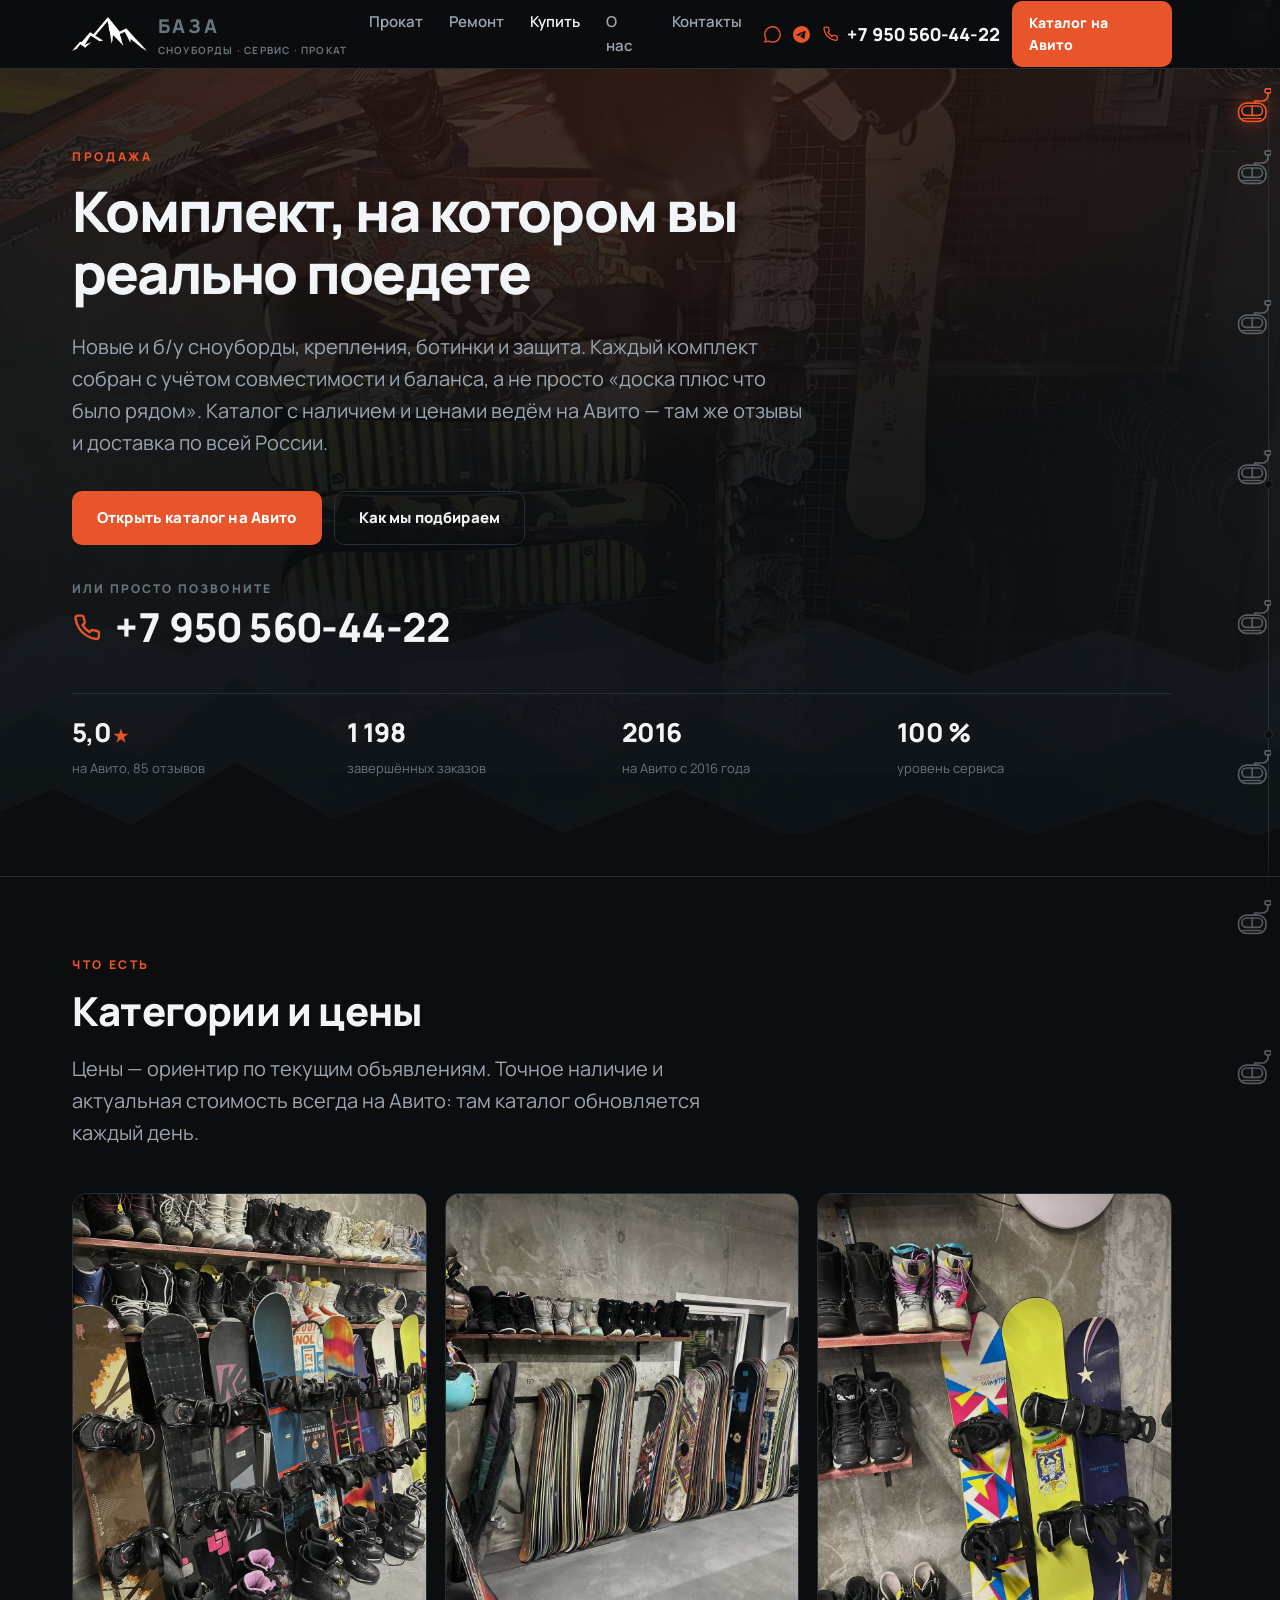
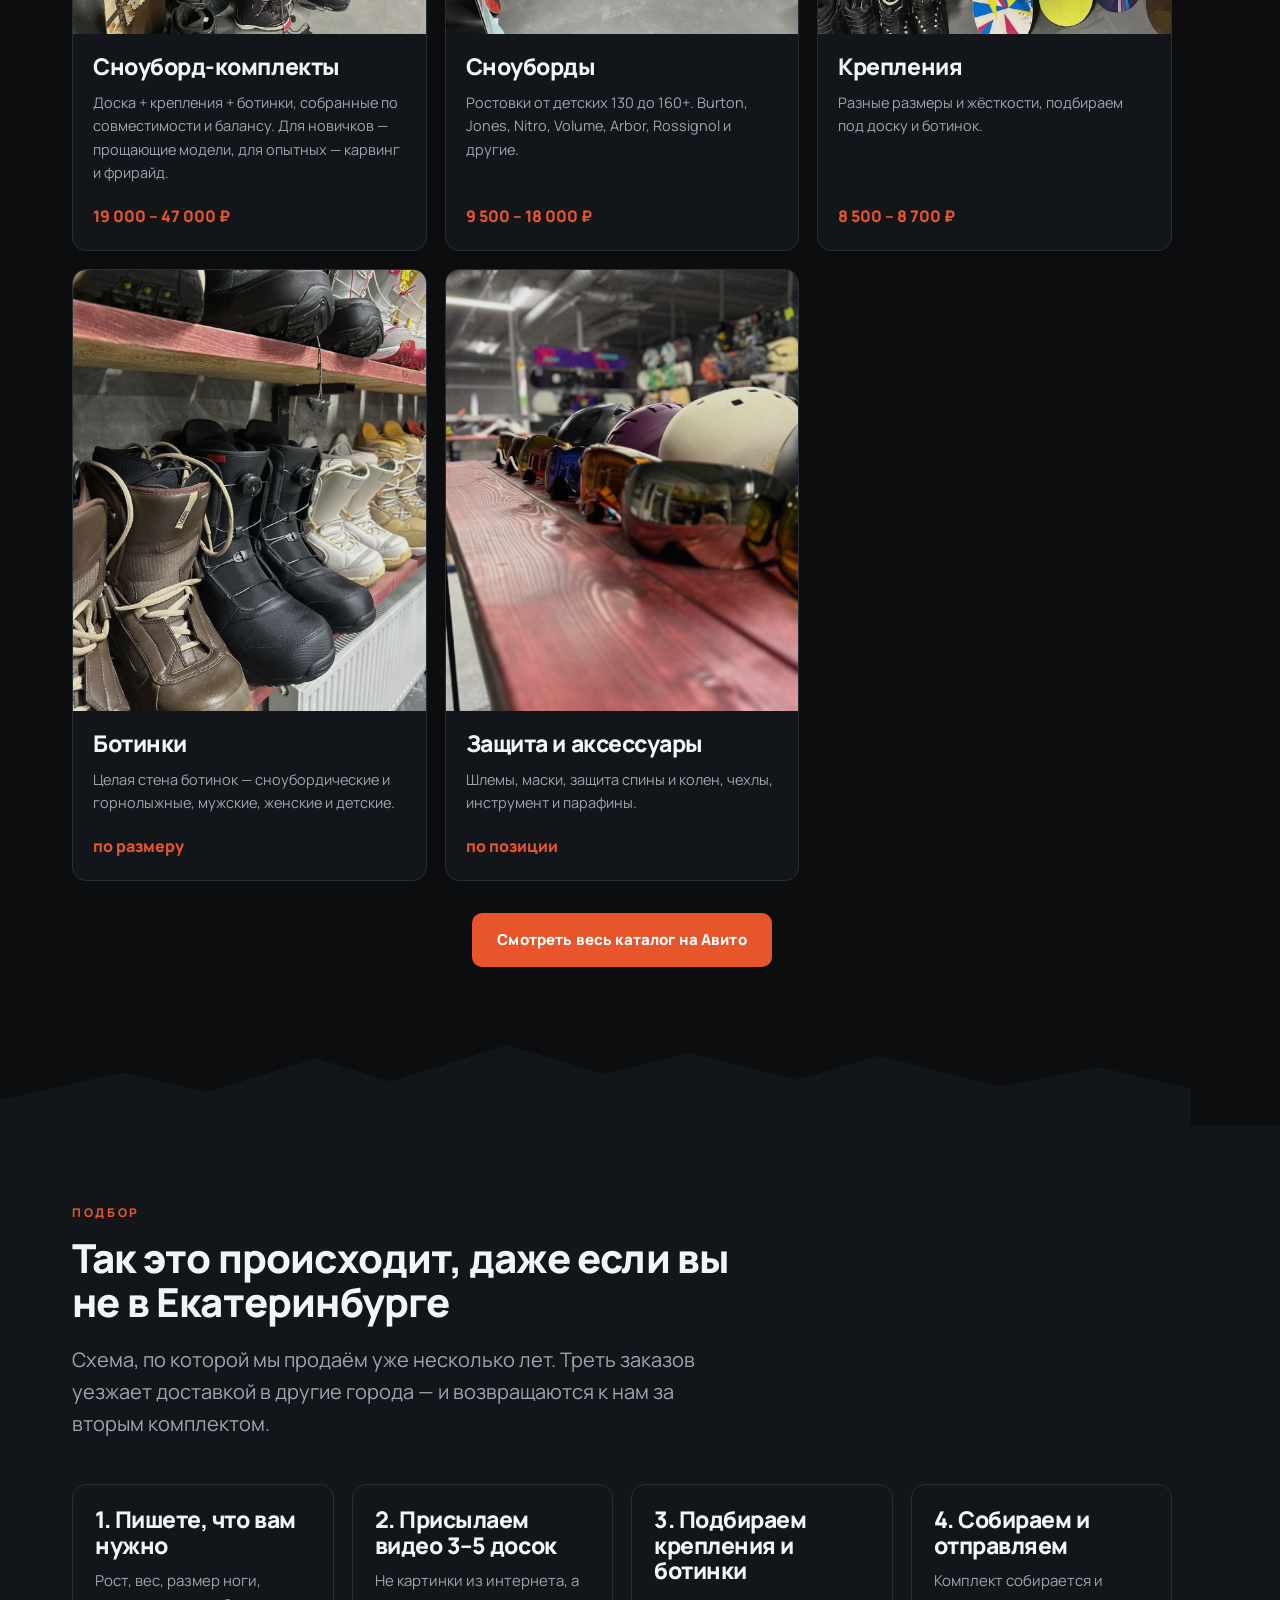
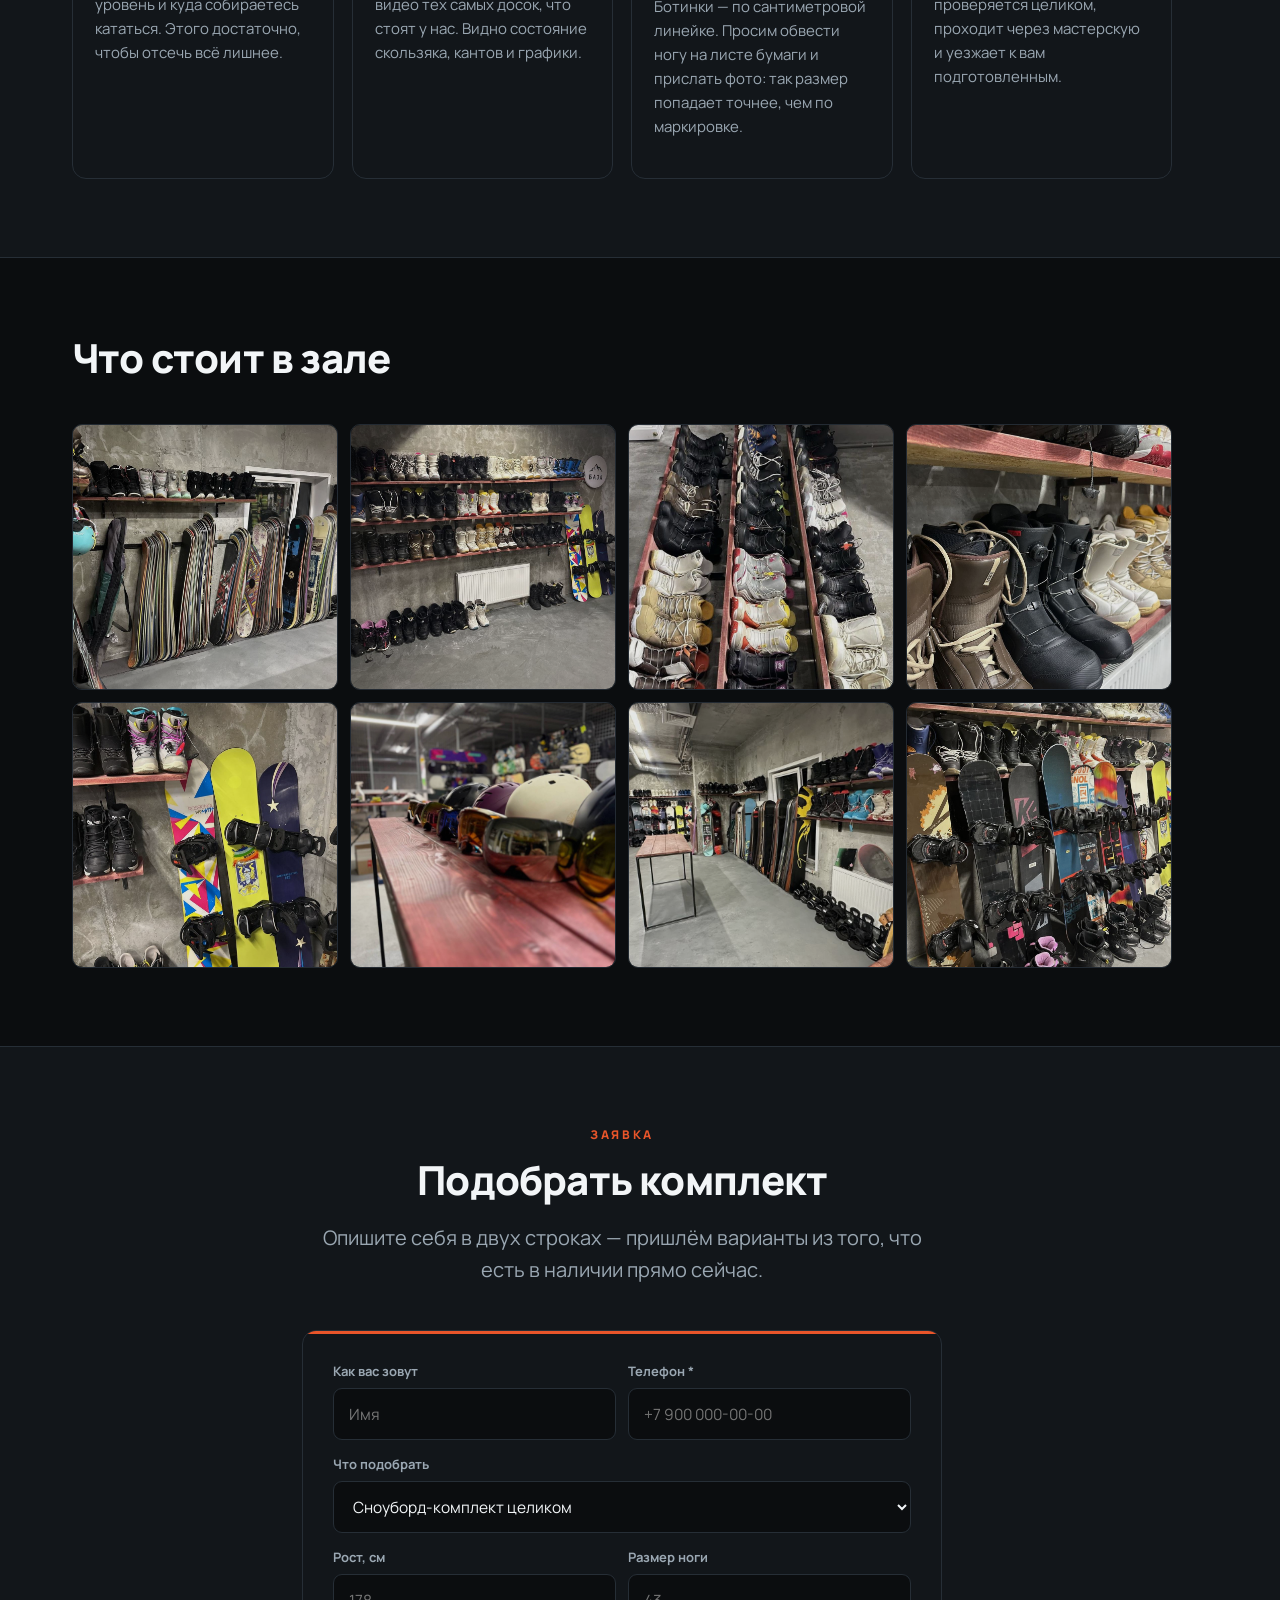
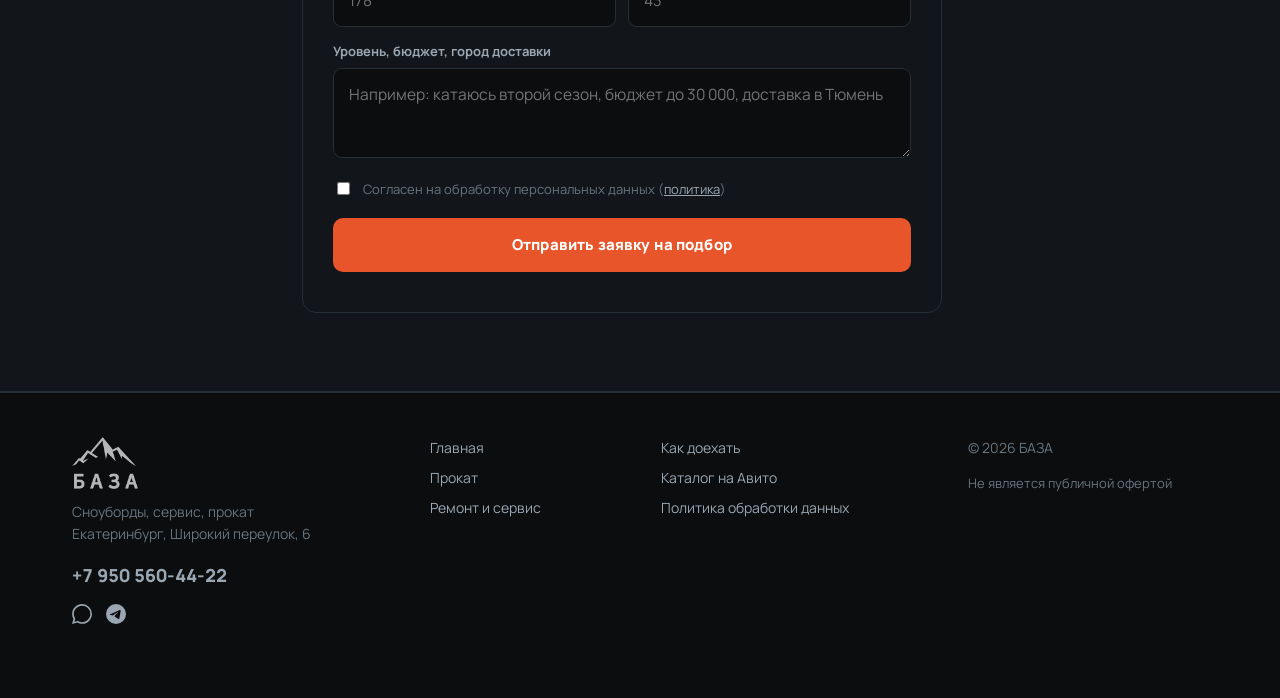
<file: catalog.html>
<!doctype html>
<html lang="ru">
<head>
<meta charset="utf-8">
<meta name="viewport" content="width=device-width, initial-scale=1">
<title>Купить сноуборд и снаряжение в Екатеринбурге — БАЗА, каталог на Авито</title>
<meta name="description" content="Новые и б/у сноуборды, комплекты, крепления, ботинки и защита в Екатеринбурге. Комплекты 19 000–47 000 ₽, доски 9 500–18 000 ₽. Каталог на Авито, доставка по России.">
<meta property="og:title" content="Купить сноуборд и снаряжение — БАЗА, Екатеринбург">
<meta property="og:description" content="Комплекты, доски, крепления, ботинки. Каталог на Авито, доставка по России.">
<meta property="og:image" content="logo/og.jpg">
<link rel="icon" href="favicon-32.png" sizes="32x32">
<link rel="apple-touch-icon" href="apple-touch-icon.png">
<link rel="preconnect" href="https://fonts.googleapis.com">
<link rel="preconnect" href="https://fonts.gstatic.com" crossorigin>
<link href="https://fonts.googleapis.com/css2?family=Manrope:wght@400;600;700;800&family=PT+Serif:ital@0;1&display=swap" rel="stylesheet">
<link rel="stylesheet" href="styles.css?v=22">
</head>
<body>

<aside class="lift"></aside>

<header class="hdr">
  <div class="wrap hdr-in">
    <a class="brand" href="index.html">
      <img src="logo/baza-mark.png" alt="">
      <span style="display:block"><b>БАЗА</b><span>Сноуборды · сервис · прокат</span></span>
    </a>
    <nav class="nav">
      <a href="prokat.html">Прокат</a>
      <a href="remont.html">Ремонт</a>
      <a href="catalog.html" aria-current="page">Купить</a>
      <a href="index.html#o-nas">О нас</a>
      <a href="index.html#kontakty">Контакты</a>
    </nav>
    <div class="hdr-cta">
      <a class="hdr-msg" data-wa href="#" target="_blank" rel="noopener" aria-label="WhatsApp"><svg viewBox="0 0 24 24" width="17" height="17" fill="currentColor" aria-hidden="true"><path d="M.057 24l1.687-6.163a11.867 11.867 0 0 1-1.587-5.946C.16 5.335 5.495 0 12.05 0a11.82 11.82 0 0 1 8.413 3.488 11.82 11.82 0 0 1 3.48 8.414c-.003 6.557-5.338 11.892-11.893 11.892a11.9 11.9 0 0 1-5.688-1.448L.057 24zm6.597-3.807c1.676.995 3.276 1.591 5.392 1.592 5.448 0 9.886-4.434 9.889-9.885a9.82 9.82 0 0 0-2.885-6.998A9.82 9.82 0 0 0 12.06 2.117c-5.452 0-9.887 4.434-9.889 9.884a9.84 9.84 0 0 0 1.746 5.634l-.999 3.648 3.742-.981z"/></svg></a>
      <a class="hdr-msg" data-tg href="#" target="_blank" rel="noopener" aria-label="Telegram"><svg viewBox="0 0 24 24" width="17" height="17" fill="currentColor" aria-hidden="true"><path d="M11.944 0A12 12 0 0 0 0 12a12 12 0 0 0 12 12 12 12 0 0 0 12-12A12 12 0 0 0 12 0a12 12 0 0 0-.056 0zm4.962 7.224c.1-.002.321.023.465.14a.5.5 0 0 1 .171.325c.016.093.036.306.02.472-.18 1.898-.962 6.502-1.36 8.627-.168.9-.499 1.201-.82 1.23-.696.065-1.225-.46-1.9-.902-1.056-.693-1.653-1.124-2.679-1.8-1.185-.78-.417-1.21.258-1.91.177-.184 3.247-2.977 3.307-3.23.007-.032.014-.15-.056-.212s-.174-.041-.249-.024c-.106.024-1.793 1.14-5.062 3.345-.479.329-.913.489-1.302.481-.428-.009-1.252-.242-1.865-.442-.751-.244-1.349-.374-1.297-.789.027-.216.325-.437.893-.663 3.498-1.524 5.831-2.529 6.998-3.014 3.332-1.386 4.025-1.627 4.477-1.635z"/></svg></a>
      <a class="hdr-phone" data-phone href="#" aria-label="Позвонить"><svg viewBox="0 0 24 24" width="17" height="17" fill="none" stroke="currentColor" stroke-width="1.9" stroke-linecap="round" stroke-linejoin="round" aria-hidden="true"><path d="M21.5 16.9v2.8a1.9 1.9 0 0 1-2.1 1.9 18.6 18.6 0 0 1-8.1-2.9 18.3 18.3 0 0 1-5.6-5.6A18.6 18.6 0 0 1 2.8 5a1.9 1.9 0 0 1 1.9-2.1h2.8a1.9 1.9 0 0 1 1.9 1.6c.1 1 .4 1.9.7 2.8a1.9 1.9 0 0 1-.4 2L8.5 10.5a15 15 0 0 0 5.6 5.6l1.2-1.2a1.9 1.9 0 0 1 2-.4c.9.3 1.8.6 2.8.7a1.9 1.9 0 0 1 1.6 1.9z"/></svg><span data-phone-slot>&nbsp;</span></a>
      <a class="btn btn-primary btn-sm" data-avito data-avito-text="Заявка на подбор" href="#zayavka-podbor">Каталог на Авито</a>
      <button class="burger" aria-label="Меню" aria-expanded="false">
        <svg width="24" height="24" viewBox="0 0 24 24" fill="none" stroke="currentColor" stroke-width="2"><path d="M3 6h18M3 12h18M3 18h18"/></svg>
      </button>
    </div>
  </div>
</header>

<div class="hero">
  <div class="hero-bg"><img src="photos/shop2-boards-wall.jpg" alt=""></div>
  <div class="range" aria-hidden="true">
    <div class="range-layer range-1"><svg viewBox="0 0 1440 260" preserveAspectRatio="none"><path fill="currentColor" d="M0 260V150l120-54 130 44 130-70 140 58 130-40 140 62 130-46 140 56 140-48 130 46 110-38V260z"/></svg></div>
    <div class="range-layer range-2"><svg viewBox="0 0 1440 260" preserveAspectRatio="none"><path fill="currentColor" d="M0 260V186l90-56 110 48 100-82 120 72 120-50 120 72 120-60 120 46 130-68 130 72 130-42 150 52V260z"/></svg></div>
    <div class="range-layer range-3"><svg viewBox="0 0 1440 260" preserveAspectRatio="none"><path fill="currentColor" d="M0 260v-46l110-46 80 38 110-66 100 60 120-44 120 58 120-46 120 52 130-48 120 44 120-38 110 40 80-28V260z"/></svg></div>
  </div>
  <div class="wrap hero-in">
    <p class="eyebrow">Продажа</p>
    <h1>Комплект, на котором вы реально поедете</h1>
    <p class="lead">
      Новые и б/у сноуборды, крепления, ботинки и защита.
      Каждый комплект собран с учётом совместимости и баланса, а не просто «доска плюс что было рядом».
      Каталог с наличием и ценами ведём на Авито — там же отзывы и доставка по всей России.
    </p>
    <div class="hero-btns">
      <a class="btn btn-primary" data-avito data-avito-text="Оставить заявку на подбор" href="#zayavka-podbor">Открыть каталог на Авито</a>
      <a class="btn btn-ghost" href="#kak-podbiraem">Как мы подбираем</a>
    </div>
    <div class="hero-call">
      <span class="hero-call-label">Или просто позвоните</span>
      <a class="phone-big" data-phone href="#"><svg viewBox="0 0 24 24" width="30" height="30" fill="none" stroke="currentColor" stroke-width="1.9" stroke-linecap="round" stroke-linejoin="round" aria-hidden="true"><path d="M21.5 16.9v2.8a1.9 1.9 0 0 1-2.1 1.9 18.6 18.6 0 0 1-8.1-2.9 18.3 18.3 0 0 1-5.6-5.6A18.6 18.6 0 0 1 2.8 5a1.9 1.9 0 0 1 1.9-2.1h2.8a1.9 1.9 0 0 1 1.9 1.6c.1 1 .4 1.9.7 2.8a1.9 1.9 0 0 1-.4 2L8.5 10.5a15 15 0 0 0 5.6 5.6l1.2-1.2a1.9 1.9 0 0 1 2-.4c.9.3 1.8.6 2.8.7a1.9 1.9 0 0 1 1.6 1.9z"/></svg><span data-phone-slot>&nbsp;</span></a>
    </div>

    <div class="trust">
      <div><b><span data-avito-rating></span><i>★</i></b><span>на Авито, <span data-avito-reviews></span> отзывов</span></div>
      <div><b><span data-avito-orders></span></b><span>завершённых заказов</span></div>
      <div><b>2016</b><span>на Авито <span data-avito-years></span></span></div>
      <div><b>100 %</b><span>уровень сервиса</span></div>
    </div>
  </div>
</div>

<!-- ── КАТЕГОРИИ ────────────────────────────────────────────── -->
<section>
  <div class="wrap">
    <div class="sec-head">
      <p class="eyebrow">Что есть</p>
      <h2>Категории и цены</h2>
      <p class="lead">Цены — ориентир по текущим объявлениям. Точное наличие и актуальная
      стоимость всегда на Авито: там каталог обновляется каждый день.</p>
    </div>
    <div class="cat-grid" id="catalogGrid"></div>
    <div class="center mt-32">
      <a class="btn btn-primary" data-avito data-avito-text="Оставить заявку на подбор" href="#zayavka-podbor">Смотреть весь каталог на Авито</a>
    </div>
  </div>
</section>

<svg class="ridge" viewBox="0 0 1440 90" preserveAspectRatio="none" aria-hidden="true">
  <path fill="currentColor" d="M0 90V62l138-31 96 22 121-38 84 26 132-41 108 33 96-24 121 30 92-27 137 35 111-22 104 24v41z"/>
</svg>

<!-- ── КАК ПОДБИРАЕМ ────────────────────────────────────────── -->
<section class="sec-alt" id="kak-podbiraem" data-stop="Как подбираем" style="border-top:0">
  <div class="wrap">
    <div class="sec-head">
      <p class="eyebrow">Подбор</p>
      <h2>Так это происходит, даже если вы не в Екатеринбурге</h2>
      <p class="lead">Схема, по которой мы продаём уже несколько лет. Треть заказов уезжает
      доставкой в другие города — и возвращаются к нам за вторым комплектом.</p>
    </div>
    <div class="pillars pillars-4">
      <div class="pillar" style="cursor:default">
        <div class="pillar-txt">
          <h3>1. Пишете, что вам нужно</h3>
          <p>Рост, вес, размер ноги, уровень и куда собираетесь кататься.
          Этого достаточно, чтобы отсечь всё лишнее.</p>
        </div>
      </div>
      <div class="pillar" style="cursor:default">
        <div class="pillar-txt">
          <h3>2. Присылаем видео 3–5 досок</h3>
          <p>Не картинки из интернета, а видео тех самых досок, что стоят у нас.
          Видно состояние скользяка, кантов и графики.</p>
        </div>
      </div>
      <div class="pillar" style="cursor:default">
        <div class="pillar-txt">
          <h3>3. Подбираем крепления и ботинки</h3>
          <p>Ботинки — по сантиметровой линейке. Просим обвести ногу на листе бумаги
          и прислать фото: так размер попадает точнее, чем по маркировке.</p>
        </div>
      </div>
      <div class="pillar" style="cursor:default">
        <div class="pillar-txt">
          <h3>4. Собираем и отправляем</h3>
          <p>Комплект собирается и проверяется целиком, проходит через мастерскую
          и уезжает к вам подготовленным.</p>
        </div>
      </div>
    </div>
  </div>
</section>

<!-- ── ГАЛЕРЕЯ ──────────────────────────────────────────────── -->
<section>
  <div class="wrap">
    <div class="sec-head"><h2>Что стоит в зале</h2></div>
    <div class="gal">
      <img src="photos/shop2-rack-1.jpg" alt="Сноуборды на стойке" loading="lazy">
      <img src="photos/shop2-rack-4.jpg" alt="Стойка сноубордов и полки ботинок" loading="lazy">
      <img src="photos/shop2-boots-2.jpg" alt="Ботинки на полках" loading="lazy">
      <img src="photos/shop2-boots-3.jpg" alt="Сноубордические ботинки" loading="lazy">
      <img src="photos/shop2-krepy.jpg" alt="Крепления на досках" loading="lazy">
      <img src="photos/shop-helmets.jpg" alt="Шлемы и маски" loading="lazy">
      <img src="photos/shop2-zal-1.jpg" alt="Торговый зал" loading="lazy">
      <img src="photos/shop2-komplekty.jpg" alt="Собранные комплекты" loading="lazy">
    </div>
  </div>
</section>

<!-- ── ФОРМА ────────────────────────────────────────────────── -->
<section class="sec-alt" id="zayavka-podbor" data-stop="Подбор">
  <div class="wrap" style="max-width:720px">
    <div class="sec-head center" style="margin-left:auto;margin-right:auto">
      <p class="eyebrow">Заявка</p>
      <h2>Подобрать комплект</h2>
      <p class="lead" style="margin:0 auto">Опишите себя в двух строках — пришлём варианты
      из того, что есть в наличии прямо сейчас.</p>
    </div>

    <div class="form-card">
      <form data-form="remont">
        <div class="field-2">
          <div class="field">
            <label for="c-name">Как вас зовут</label>
            <input id="c-name" name="name" type="text" autocomplete="name" placeholder="Имя">
          </div>
          <div class="field">
            <label for="c-phone">Телефон *</label>
            <input id="c-phone" name="phone" type="tel" required autocomplete="tel" placeholder="+7 900 000-00-00">
          </div>
        </div>
        <div class="field">
          <label for="c-item">Что подобрать</label>
          <select id="c-item" name="item">
            <option>Сноуборд-комплект целиком</option>
            <option>Только сноуборд</option>
            <option>Крепления</option>
            <option>Ботинки</option>
            <option>Защита, шлем, аксессуары</option>
          </select>
        </div>
        <div class="field-2">
          <div class="field">
            <label for="c-height">Рост, см</label>
            <input id="c-height" name="height" type="number" min="90" max="230" placeholder="178">
          </div>
          <div class="field">
            <label for="c-foot">Размер ноги</label>
            <input id="c-foot" name="foot" type="text" placeholder="43">
          </div>
        </div>
        <div class="field">
          <label for="c-problem">Уровень, бюджет, город доставки</label>
          <textarea id="c-problem" name="problem" placeholder="Например: катаюсь второй сезон, бюджет до 30 000, доставка в Тюмень"></textarea>
        </div>
        <label class="agree">
          <input type="checkbox" name="agree" required>
          <span>Согласен на обработку персональных данных (<a href="privacy.html">политика</a>)</span>
        </label>
        <input class="trap" type="text" name="trap" tabindex="-1" autocomplete="off" aria-hidden="true">
        <button class="btn btn-primary btn-wide" type="submit">Отправить заявку на подбор</button>
        <div class="form-err"></div>
      </form>
    </div>
  </div>
</section>

<footer class="foot">
  <div class="wrap foot-in">
    <div>
      <img src="logo/baza-logo.png" alt="БАЗА">
      <p>Сноуборды, сервис, прокат<br>Екатеринбург, Широкий переулок, 6</p>
      <p><a class="foot-phone" data-phone href="#"><span data-phone-slot>&nbsp;</span></a></p>
      <p class="foot-msg">
        <a data-wa href="#" target="_blank" rel="noopener" aria-label="WhatsApp"><svg viewBox="0 0 24 24" width="20" height="20" fill="currentColor" aria-hidden="true"><path d="M.057 24l1.687-6.163a11.867 11.867 0 0 1-1.587-5.946C.16 5.335 5.495 0 12.05 0a11.82 11.82 0 0 1 8.413 3.488 11.82 11.82 0 0 1 3.48 8.414c-.003 6.557-5.338 11.892-11.893 11.892a11.9 11.9 0 0 1-5.688-1.448L.057 24zm6.597-3.807c1.676.995 3.276 1.591 5.392 1.592 5.448 0 9.886-4.434 9.889-9.885a9.82 9.82 0 0 0-2.885-6.998A9.82 9.82 0 0 0 12.06 2.117c-5.452 0-9.887 4.434-9.889 9.884a9.84 9.84 0 0 0 1.746 5.634l-.999 3.648 3.742-.981z"/></svg></a>
        <a data-tg href="#" target="_blank" rel="noopener" aria-label="Telegram"><svg viewBox="0 0 24 24" width="20" height="20" fill="currentColor" aria-hidden="true"><path d="M11.944 0A12 12 0 0 0 0 12a12 12 0 0 0 12 12 12 12 0 0 0 12-12A12 12 0 0 0 12 0a12 12 0 0 0-.056 0zm4.962 7.224c.1-.002.321.023.465.14a.5.5 0 0 1 .171.325c.016.093.036.306.02.472-.18 1.898-.962 6.502-1.36 8.627-.168.9-.499 1.201-.82 1.23-.696.065-1.225-.46-1.9-.902-1.056-.693-1.653-1.124-2.679-1.8-1.185-.78-.417-1.21.258-1.91.177-.184 3.247-2.977 3.307-3.23.007-.032.014-.15-.056-.212s-.174-.041-.249-.024c-.106.024-1.793 1.14-5.062 3.345-.479.329-.913.489-1.302.481-.428-.009-1.252-.242-1.865-.442-.751-.244-1.349-.374-1.297-.789.027-.216.325-.437.893-.663 3.498-1.524 5.831-2.529 6.998-3.014 3.332-1.386 4.025-1.627 4.477-1.635z"/></svg></a>
      </p>
    </div>
    <nav class="foot-nav">
      <a href="index.html">Главная</a>
      <a href="prokat.html">Прокат</a>
      <a href="remont.html">Ремонт и сервис</a>
    </nav>
    <nav class="foot-nav">
      <a data-map href="#" target="_blank" rel="noopener">Как доехать</a>
      <a data-avito data-avito-text="Заявка на подбор" href="#zayavka-podbor">Каталог на Авито</a>
      <a href="privacy.html">Политика обработки данных</a>
    </nav>
    <div>
      <p>© <span data-year></span> БАЗА</p>
      <p style="font-size:13px">Не является публичной офертой</p>
    </div>
  </div>
</footer>

<script src="config.js?v=22"></script>
<script src="app.js?v=22"></script>
<script src="forms.js?v=22"></script>
<script src="mountains.js?v=22"></script>
</body>
</html>
</file>
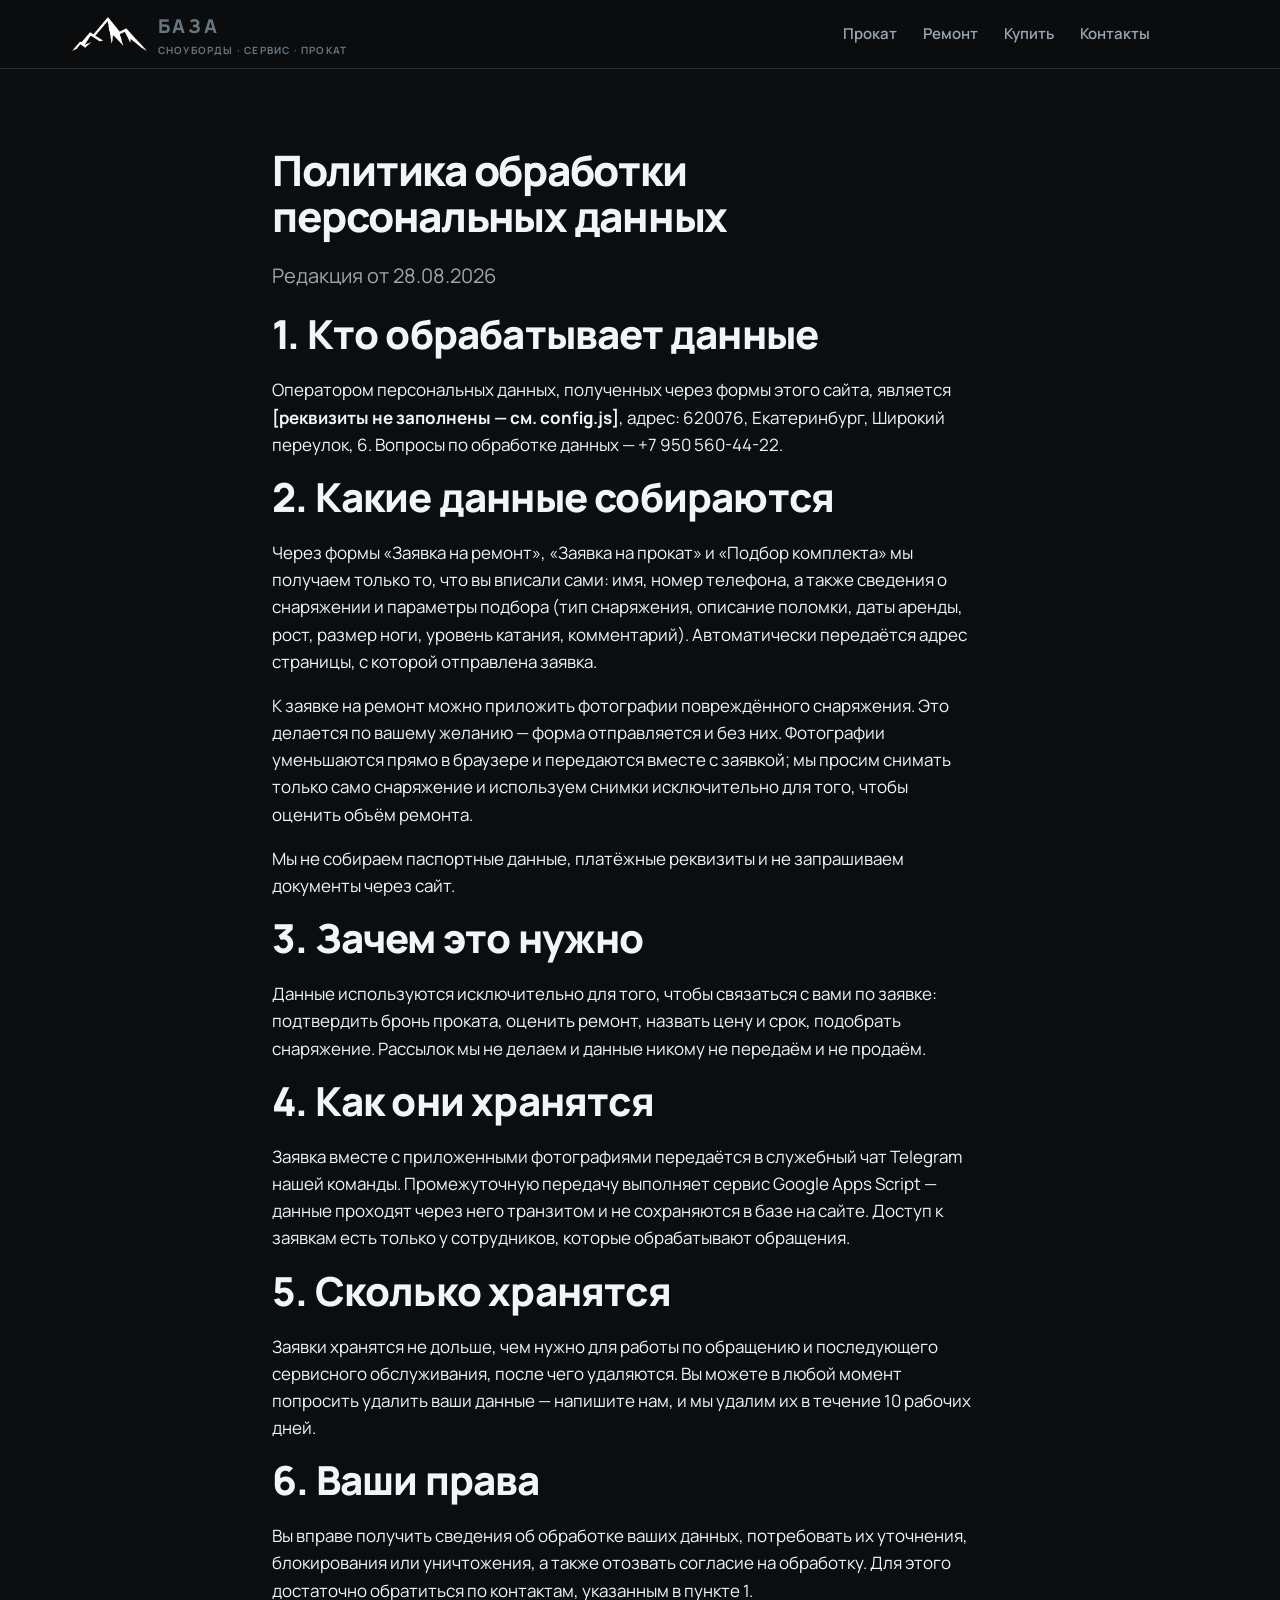
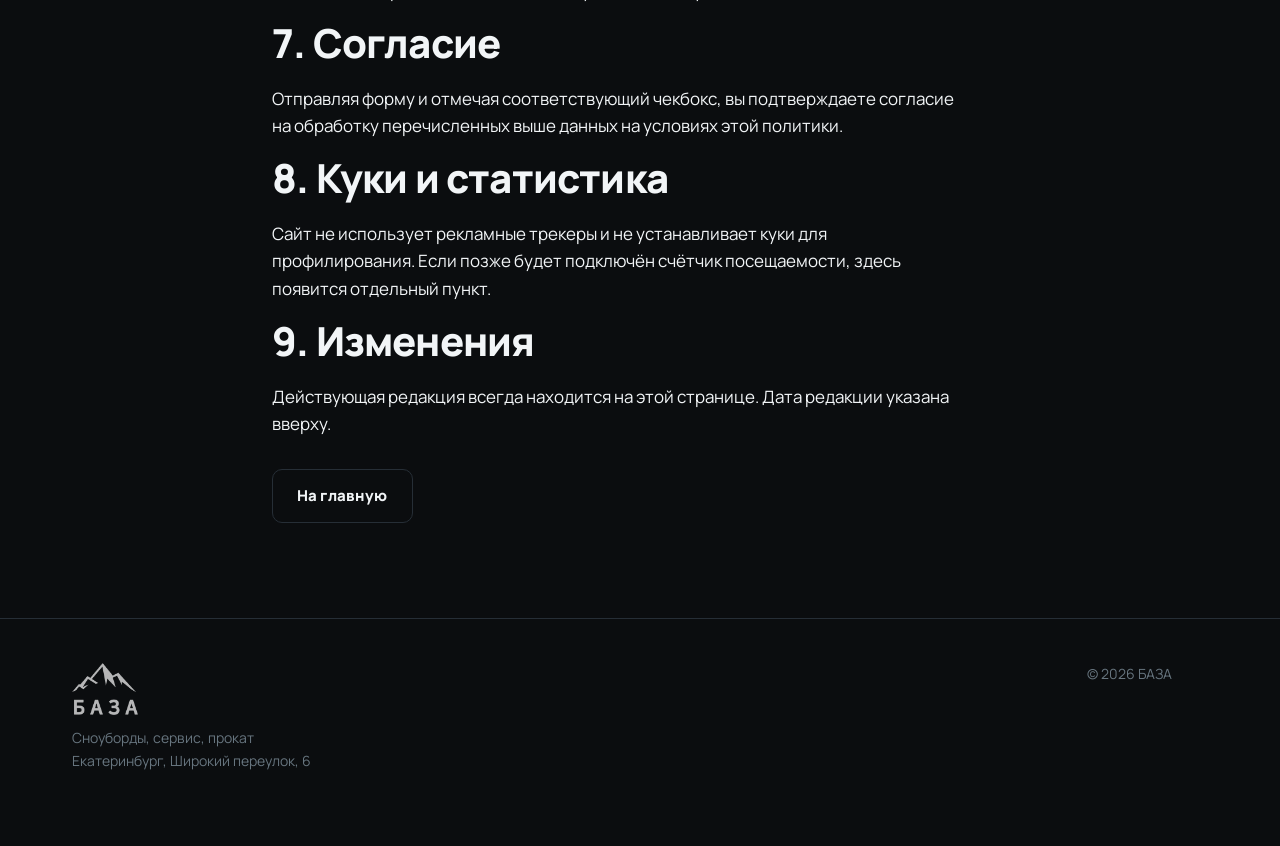
<file: privacy.html>
<!doctype html>
<html lang="ru">
<head>
<meta charset="utf-8">
<meta name="viewport" content="width=device-width, initial-scale=1">
<title>Политика обработки персональных данных — БАЗА</title>
<meta name="robots" content="noindex">
<link rel="icon" href="favicon-32.png" sizes="32x32">
<link rel="apple-touch-icon" href="apple-touch-icon.png">
<link rel="preconnect" href="https://fonts.googleapis.com">
<link rel="preconnect" href="https://fonts.gstatic.com" crossorigin>
<link href="https://fonts.googleapis.com/css2?family=Manrope:wght@400;600;700;800&family=PT+Serif:ital@0;1&display=swap" rel="stylesheet">
<link rel="stylesheet" href="styles.css?v=22">
</head>
<body>

<header class="hdr">
  <div class="wrap hdr-in">
    <a class="brand" href="index.html">
      <img src="logo/baza-mark.png" alt="">
      <span style="display:block"><b>БАЗА</b><span>Сноуборды · сервис · прокат</span></span>
    </a>
    <nav class="nav">
      <a href="prokat.html">Прокат</a>
      <a href="remont.html">Ремонт</a>
      <a href="catalog.html">Купить</a>
      <a href="index.html#kontakty">Контакты</a>
    </nav>
    <div class="hdr-cta">
      <button class="burger" aria-label="Меню" aria-expanded="false">
        <svg width="24" height="24" viewBox="0 0 24 24" fill="none" stroke="currentColor" stroke-width="2"><path d="M3 6h18M3 12h18M3 18h18"/></svg>
      </button>
    </div>
  </div>
</header>

<section>
  <div class="wrap" style="max-width:780px">
    <h1 style="font-size:clamp(28px,4vw,42px)">Политика обработки персональных данных</h1>
    <p class="lead">Редакция от <span id="lg-updated"></span></p>

    <h2>1. Кто обрабатывает данные</h2>
    <p>Оператором персональных данных, полученных через формы этого сайта, является
      <b id="lg-entity"></b><span id="lg-ids"></span>, адрес: <span id="lg-address"></span>.
      Вопросы по обработке данных — <span id="lg-contact"></span>.</p>

    <h2>2. Какие данные собираются</h2>
    <p>Через формы «Заявка на ремонт», «Заявка на прокат» и «Подбор комплекта» мы получаем
      только то, что вы вписали сами: имя, номер телефона, а также сведения о снаряжении
      и параметры подбора (тип снаряжения, описание поломки, даты аренды, рост, размер ноги,
      уровень катания, комментарий). Автоматически передаётся адрес страницы,
      с которой отправлена заявка.</p>
    <p>К заявке на ремонт можно приложить фотографии повреждённого снаряжения.
      Это делается по вашему желанию — форма отправляется и без них. Фотографии
      уменьшаются прямо в браузере и передаются вместе с заявкой; мы просим снимать
      только само снаряжение и используем снимки исключительно для того, чтобы оценить
      объём ремонта.</p>
    <p>Мы не собираем паспортные данные, платёжные реквизиты и не запрашиваем
      документы через сайт.</p>

    <h2>3. Зачем это нужно</h2>
    <p>Данные используются исключительно для того, чтобы связаться с вами по заявке:
      подтвердить бронь проката, оценить ремонт, назвать цену и срок, подобрать снаряжение.
      Рассылок мы не делаем и данные никому не передаём и не продаём.</p>

    <h2>4. Как они хранятся</h2>
    <p>Заявка вместе с приложенными фотографиями передаётся в служебный чат Telegram нашей команды.
      Промежуточную передачу выполняет сервис Google Apps Script — данные проходят через него
      транзитом и не сохраняются в базе на сайте. Доступ к заявкам есть только у сотрудников,
      которые обрабатывают обращения.</p>

    <h2>5. Сколько хранятся</h2>
    <p>Заявки хранятся не дольше, чем нужно для работы по обращению и последующего сервисного
      обслуживания, после чего удаляются. Вы можете в любой момент попросить удалить ваши данные —
      напишите нам, и мы удалим их в течение 10 рабочих дней.</p>

    <h2>6. Ваши права</h2>
    <p>Вы вправе получить сведения об обработке ваших данных, потребовать их уточнения,
      блокирования или уничтожения, а также отозвать согласие на обработку.
      Для этого достаточно обратиться по контактам, указанным в пункте 1.</p>

    <h2>7. Согласие</h2>
    <p>Отправляя форму и отмечая соответствующий чекбокс, вы подтверждаете согласие
      на обработку перечисленных выше данных на условиях этой политики.</p>

    <h2>8. Куки и статистика</h2>
    <p>Сайт не использует рекламные трекеры и не устанавливает куки для профилирования.
      Если позже будет подключён счётчик посещаемости, здесь появится отдельный пункт.</p>

    <h2>9. Изменения</h2>
    <p>Действующая редакция всегда находится на этой странице. Дата редакции указана вверху.</p>

    <p class="mt-32"><a class="btn btn-ghost" href="index.html">На главную</a></p>
  </div>
</section>

<footer class="foot">
  <div class="wrap foot-in">
    <div>
      <img src="logo/baza-logo.png" alt="БАЗА">
      <p>Сноуборды, сервис, прокат<br>Екатеринбург, Широкий переулок, 6</p>
    </div>
    <div><p>© <span data-year></span> БАЗА</p></div>
  </div>
</footer>

<script src="config.js?v=22"></script>
<script src="app.js?v=22"></script>
<script>
(function(){
  var L = window.LEGAL || {}, B = window.BAZA || {};
  var set = function(id, v){ var e = document.getElementById(id); if (e) e.textContent = v; };
  set('lg-updated', L.updated || '—');
  set('lg-entity',  L.entity  || '[реквизиты не заполнены — см. config.js]');
  var ids = [];
  if (L.inn)  ids.push('ИНН ' + L.inn);
  if (L.ogrn) ids.push('ОГРН ' + L.ogrn);
  set('lg-ids', ids.length ? ' (' + ids.join(', ') + ')' : '');
  set('lg-address', L.address || B.addressFull || '—');
  var contact = [];
  if (L.email) contact.push(L.email);
  if (B.phone) contact.push(B.phone);
  set('lg-contact', contact.length ? contact.join(', ') : '[контакт не заполнен — см. config.js]');
})();
</script>
</body>
</html>
</file>
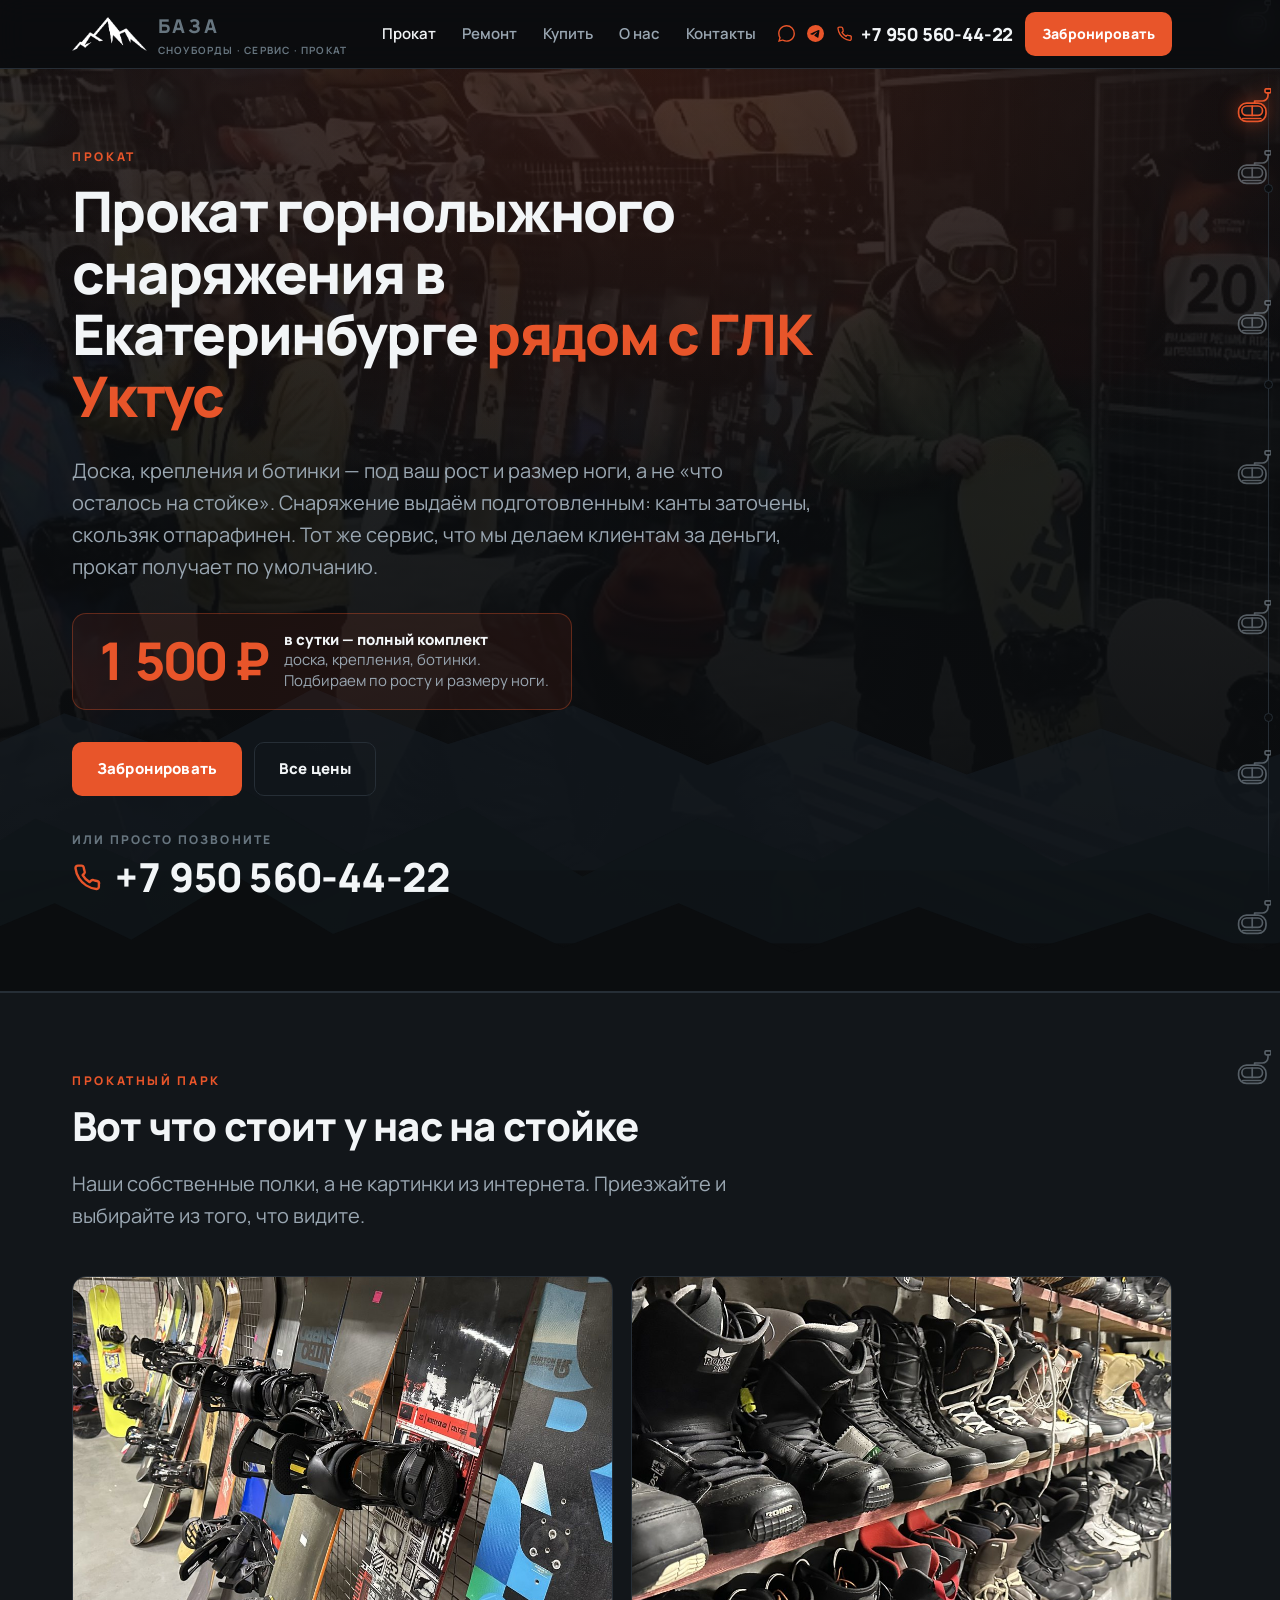
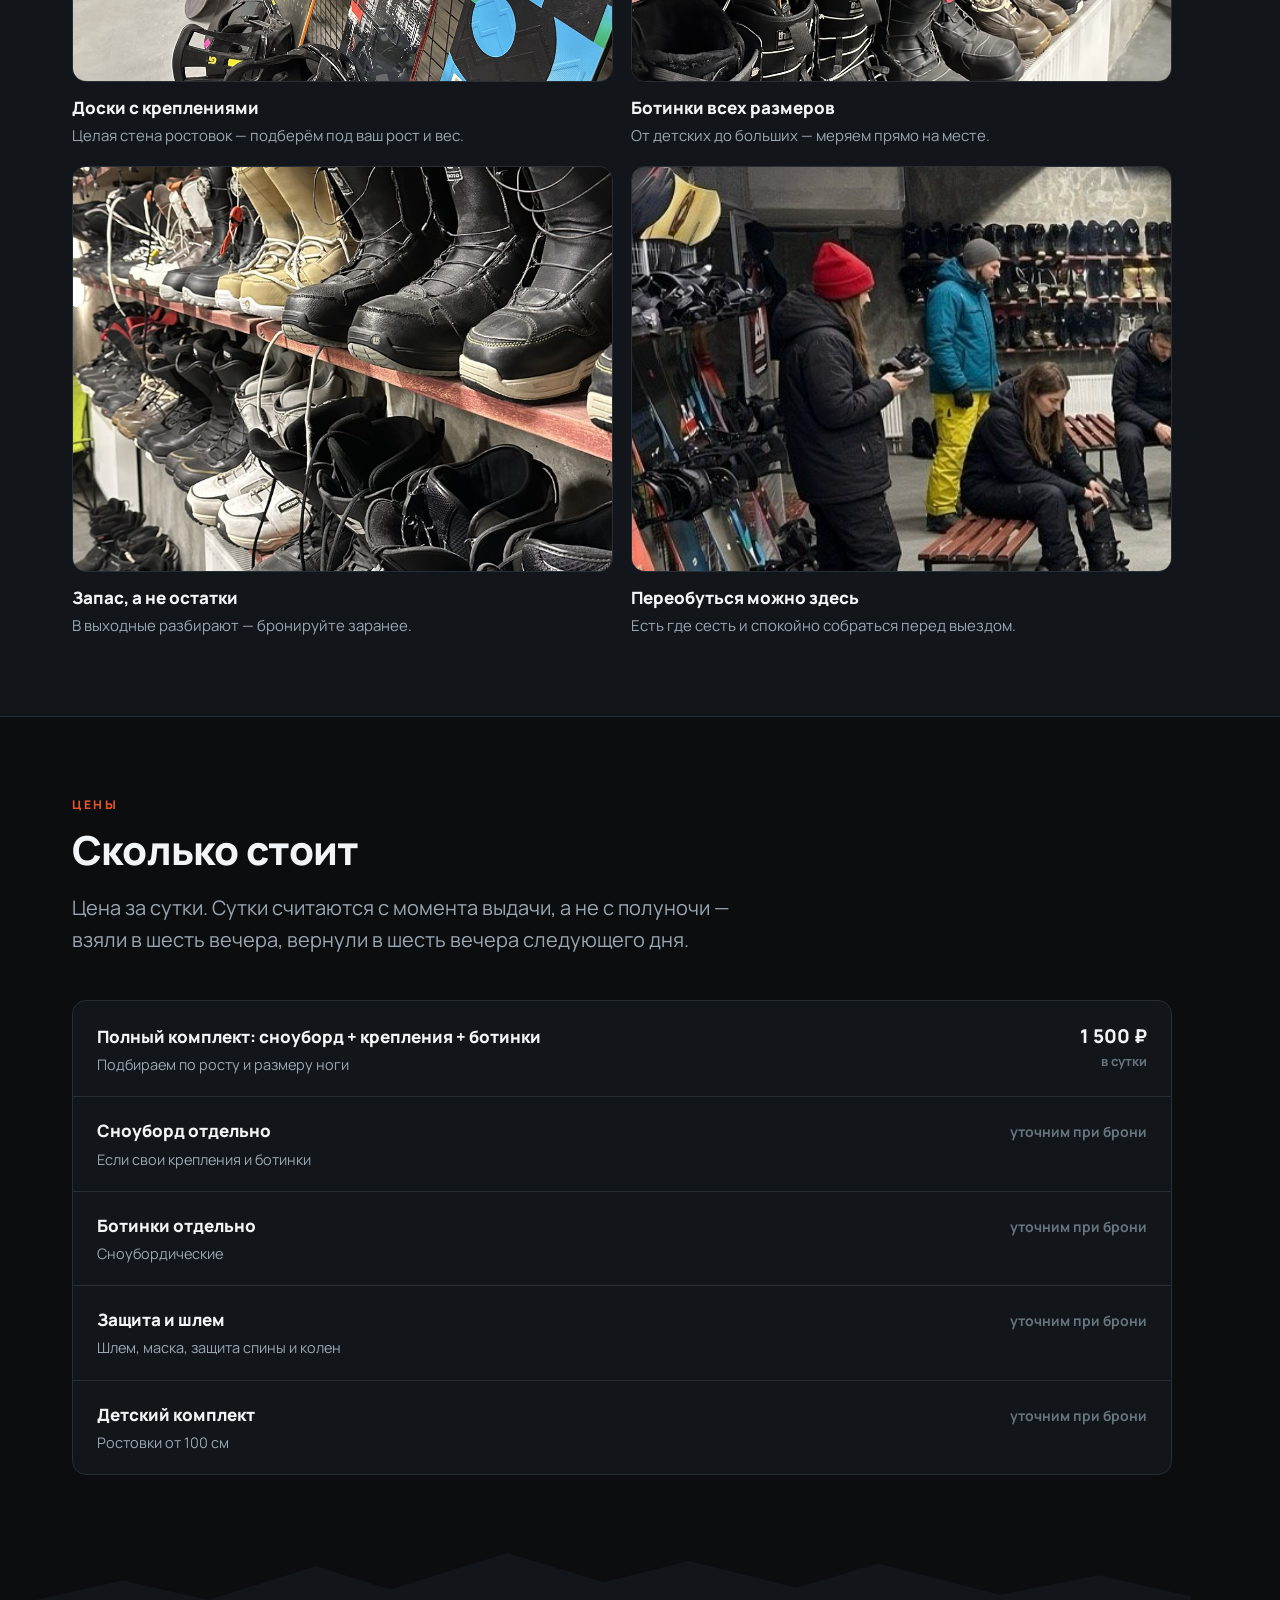
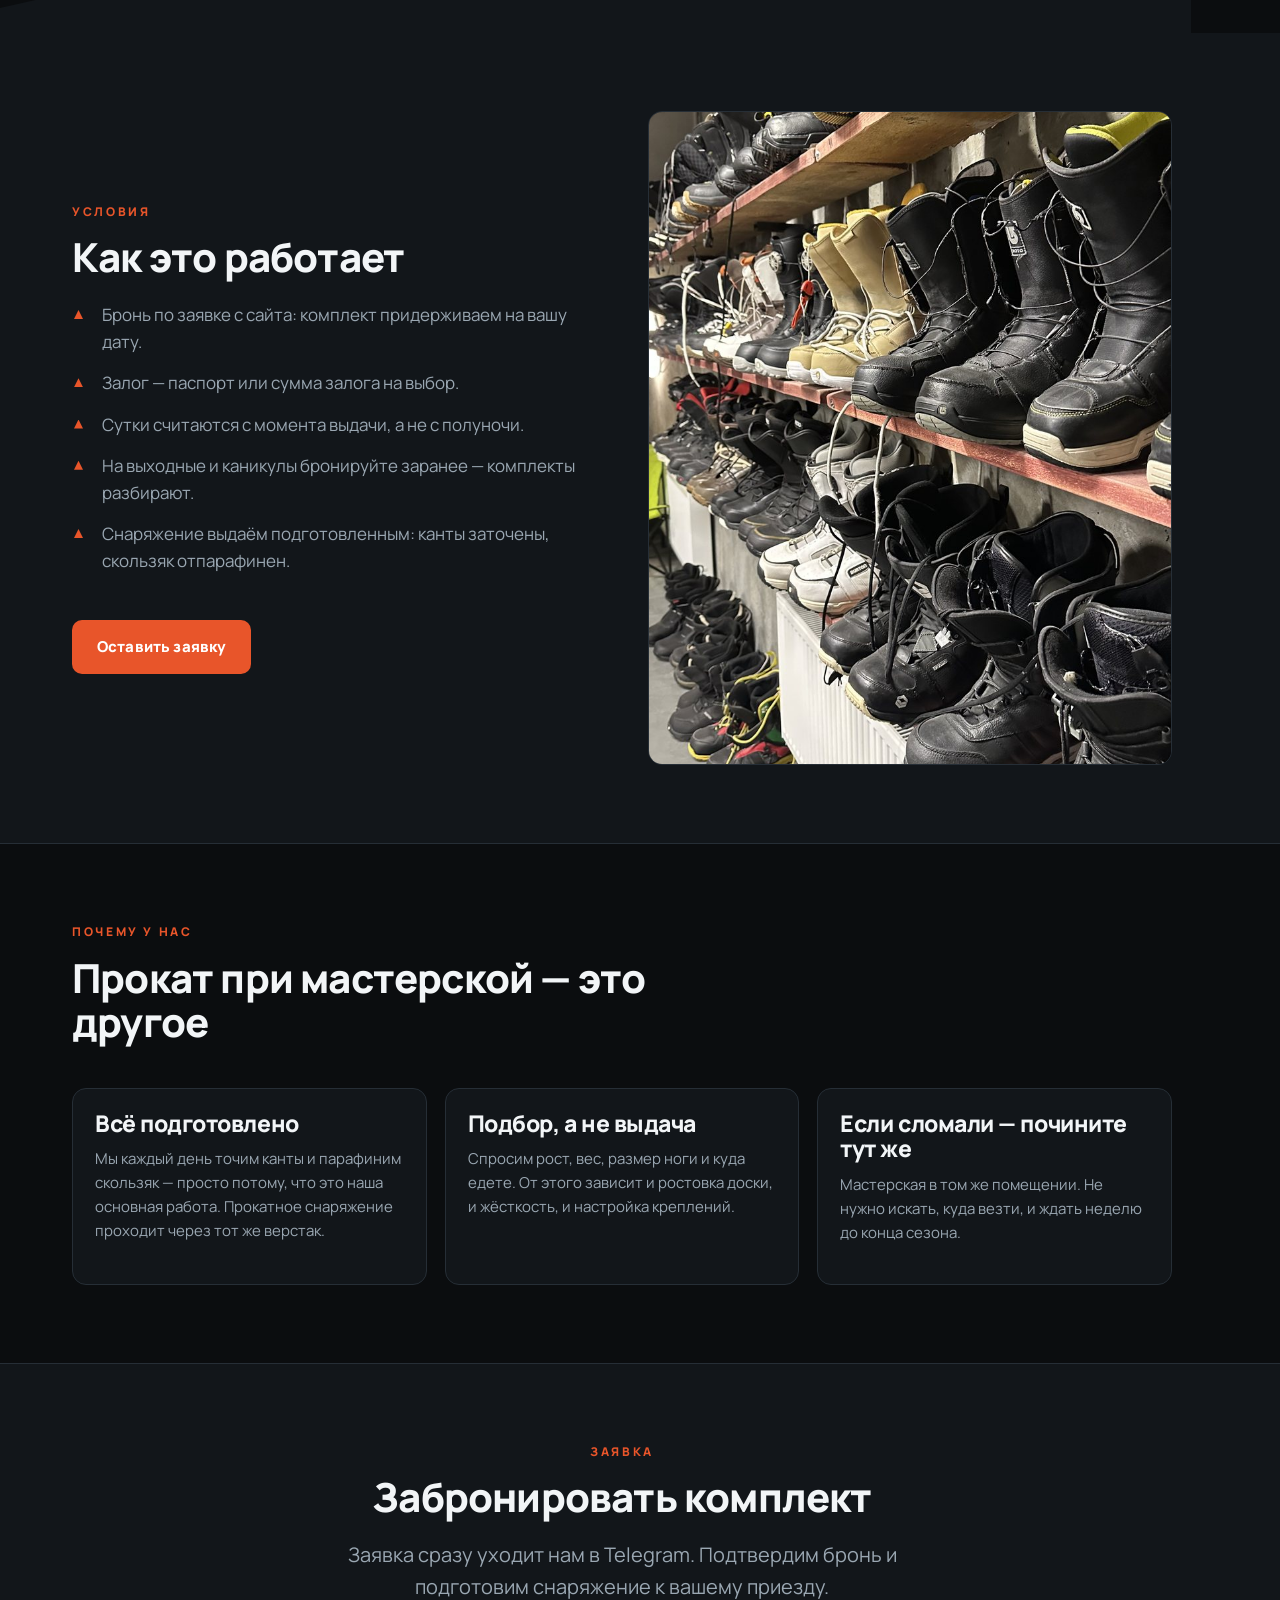
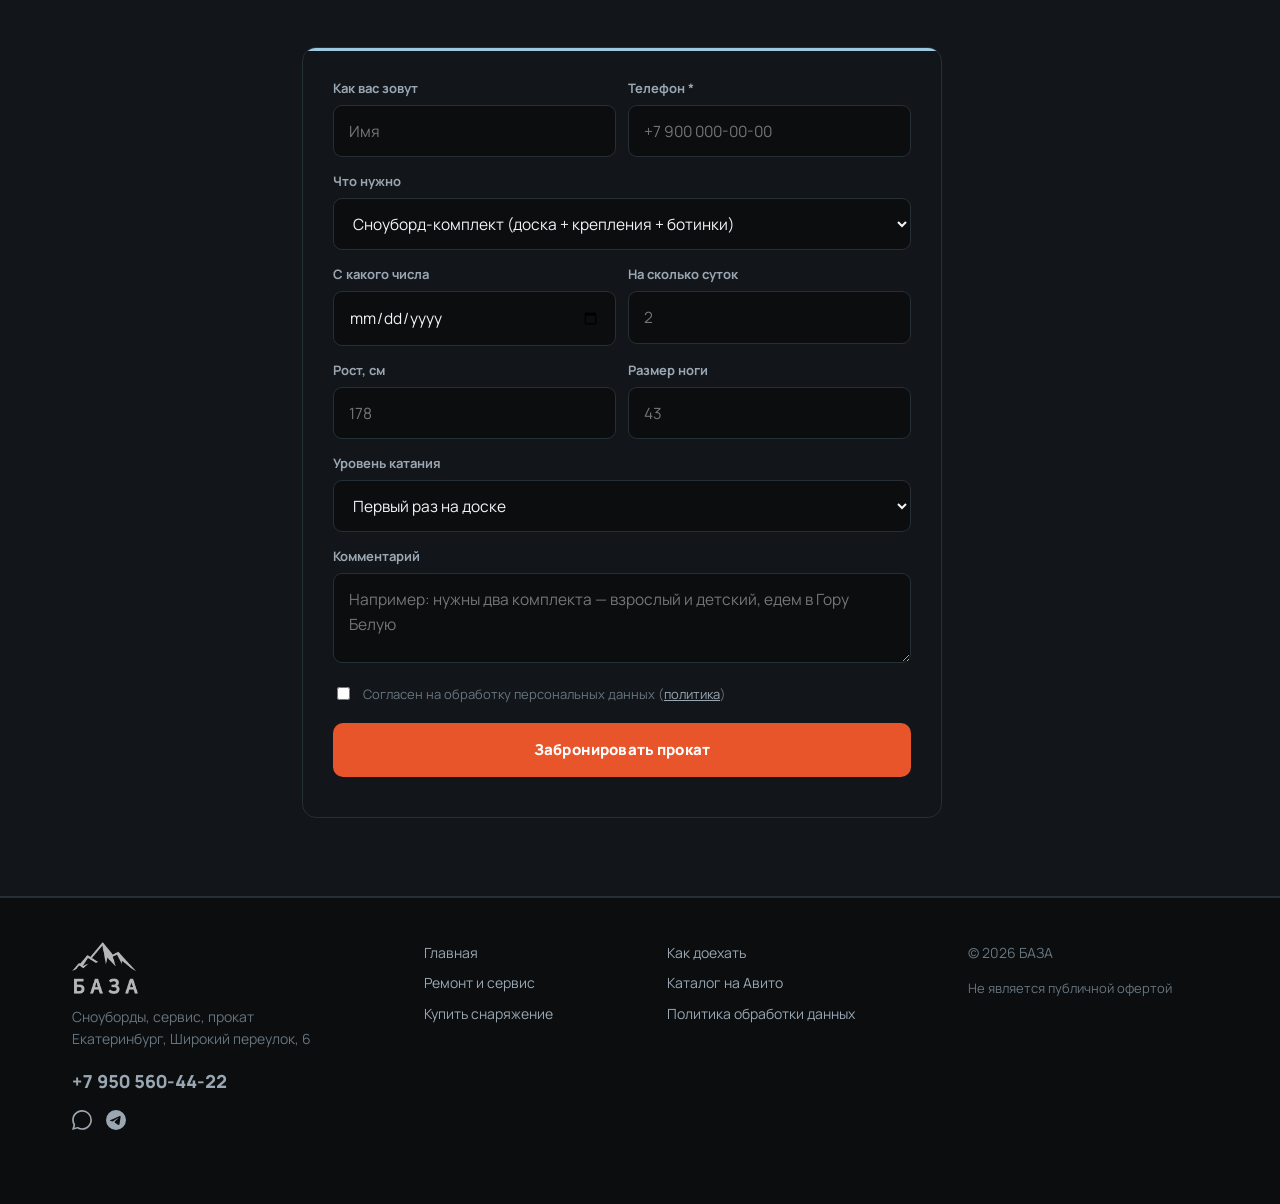
<file: prokat.html>
<!doctype html>
<html lang="ru">
<head>
<meta charset="utf-8">
<meta name="viewport" content="width=device-width, initial-scale=1">
<title>Прокат горнолыжного снаряжения в Екатеринбурге рядом с ГЛК Уктус — БАЗА</title>
<meta name="description" content="Прокат горнолыжного снаряжения в Екатеринбурге рядом с ГЛК Уктус. Полный комплект 1 500 ₽ в сутки: доска, крепления, ботинки. Подбор по росту и размеру ноги, снаряжение выдаётся подготовленным. Бронь через сайт.">
<meta property="og:title" content="Прокат горнолыжного снаряжения рядом с ГЛК Уктус — БАЗА">
<meta property="og:description" content="Полный комплект 1 500 ₽ в сутки. Широкий переулок, 6 — рядом с ГЛК Уктус.">
<meta property="og:image" content="logo/og.jpg">
<link rel="icon" href="favicon-32.png" sizes="32x32">
<link rel="apple-touch-icon" href="apple-touch-icon.png">
<link rel="preconnect" href="https://fonts.googleapis.com">
<link rel="preconnect" href="https://fonts.gstatic.com" crossorigin>
<link href="https://fonts.googleapis.com/css2?family=Manrope:wght@400;600;700;800&family=PT+Serif:ital@0;1&display=swap" rel="stylesheet">
<link rel="stylesheet" href="styles.css?v=22">
</head>
<body>

<aside class="lift"></aside>

<header class="hdr">
  <div class="wrap hdr-in">
    <a class="brand" href="index.html">
      <img src="logo/baza-mark.png" alt="">
      <span style="display:block"><b>БАЗА</b><span>Сноуборды · сервис · прокат</span></span>
    </a>
    <nav class="nav">
      <a href="prokat.html" aria-current="page">Прокат</a>
      <a href="remont.html">Ремонт</a>
      <a href="catalog.html">Купить</a>
      <a href="index.html#o-nas">О нас</a>
      <a href="index.html#kontakty">Контакты</a>
    </nav>
    <div class="hdr-cta">
      <a class="hdr-msg" data-wa href="#" target="_blank" rel="noopener" aria-label="WhatsApp"><svg viewBox="0 0 24 24" width="17" height="17" fill="currentColor" aria-hidden="true"><path d="M.057 24l1.687-6.163a11.867 11.867 0 0 1-1.587-5.946C.16 5.335 5.495 0 12.05 0a11.82 11.82 0 0 1 8.413 3.488 11.82 11.82 0 0 1 3.48 8.414c-.003 6.557-5.338 11.892-11.893 11.892a11.9 11.9 0 0 1-5.688-1.448L.057 24zm6.597-3.807c1.676.995 3.276 1.591 5.392 1.592 5.448 0 9.886-4.434 9.889-9.885a9.82 9.82 0 0 0-2.885-6.998A9.82 9.82 0 0 0 12.06 2.117c-5.452 0-9.887 4.434-9.889 9.884a9.84 9.84 0 0 0 1.746 5.634l-.999 3.648 3.742-.981z"/></svg></a>
      <a class="hdr-msg" data-tg href="#" target="_blank" rel="noopener" aria-label="Telegram"><svg viewBox="0 0 24 24" width="17" height="17" fill="currentColor" aria-hidden="true"><path d="M11.944 0A12 12 0 0 0 0 12a12 12 0 0 0 12 12 12 12 0 0 0 12-12A12 12 0 0 0 12 0a12 12 0 0 0-.056 0zm4.962 7.224c.1-.002.321.023.465.14a.5.5 0 0 1 .171.325c.016.093.036.306.02.472-.18 1.898-.962 6.502-1.36 8.627-.168.9-.499 1.201-.82 1.23-.696.065-1.225-.46-1.9-.902-1.056-.693-1.653-1.124-2.679-1.8-1.185-.78-.417-1.21.258-1.91.177-.184 3.247-2.977 3.307-3.23.007-.032.014-.15-.056-.212s-.174-.041-.249-.024c-.106.024-1.793 1.14-5.062 3.345-.479.329-.913.489-1.302.481-.428-.009-1.252-.242-1.865-.442-.751-.244-1.349-.374-1.297-.789.027-.216.325-.437.893-.663 3.498-1.524 5.831-2.529 6.998-3.014 3.332-1.386 4.025-1.627 4.477-1.635z"/></svg></a>
      <a class="hdr-phone" data-phone href="#" aria-label="Позвонить"><svg viewBox="0 0 24 24" width="17" height="17" fill="none" stroke="currentColor" stroke-width="1.9" stroke-linecap="round" stroke-linejoin="round" aria-hidden="true"><path d="M21.5 16.9v2.8a1.9 1.9 0 0 1-2.1 1.9 18.6 18.6 0 0 1-8.1-2.9 18.3 18.3 0 0 1-5.6-5.6A18.6 18.6 0 0 1 2.8 5a1.9 1.9 0 0 1 1.9-2.1h2.8a1.9 1.9 0 0 1 1.9 1.6c.1 1 .4 1.9.7 2.8a1.9 1.9 0 0 1-.4 2L8.5 10.5a15 15 0 0 0 5.6 5.6l1.2-1.2a1.9 1.9 0 0 1 2-.4c.9.3 1.8.6 2.8.7a1.9 1.9 0 0 1 1.6 1.9z"/></svg><span data-phone-slot>&nbsp;</span></a>
      <a class="btn btn-primary btn-sm" href="#zayavka-prokat">Забронировать</a>
      <button class="burger" aria-label="Меню" aria-expanded="false">
        <svg width="24" height="24" viewBox="0 0 24 24" fill="none" stroke="currentColor" stroke-width="2"><path d="M3 6h18M3 12h18M3 18h18"/></svg>
      </button>
    </div>
  </div>
</header>

<div class="hero">
  <div class="hero-bg"><img src="photos/shop3-fitting-1.jpg" alt=""></div>
  <div class="range" aria-hidden="true">
    <div class="range-layer range-1"><svg viewBox="0 0 1440 260" preserveAspectRatio="none"><path fill="currentColor" d="M0 260V150l120-54 130 44 130-70 140 58 130-40 140 62 130-46 140 56 140-48 130 46 110-38V260z"/></svg></div>
    <div class="range-layer range-2"><svg viewBox="0 0 1440 260" preserveAspectRatio="none"><path fill="currentColor" d="M0 260V186l90-56 110 48 100-82 120 72 120-50 120 72 120-60 120 46 130-68 130 72 130-42 150 52V260z"/></svg></div>
    <div class="range-layer range-3"><svg viewBox="0 0 1440 260" preserveAspectRatio="none"><path fill="currentColor" d="M0 260v-46l110-46 80 38 110-66 100 60 120-44 120 58 120-46 120 52 130-48 120 44 120-38 110 40 80-28V260z"/></svg></div>
  </div>
  <div class="wrap hero-in">
    <p class="eyebrow">Прокат</p>
    <h1>Прокат горнолыжного снаряжения в Екатеринбурге <em>рядом с ГЛК Уктус</em></h1>
    <p class="lead">
      Доска, крепления и ботинки — под ваш рост и размер ноги, а не «что осталось на стойке».
      Снаряжение выдаём подготовленным: канты заточены, скользяк отпарафинен.
      Тот же сервис, что мы делаем клиентам за деньги, прокат получает по умолчанию.
    </p>
    <div class="price-big">
      <b data-rent-num>&nbsp;</b>
      <span><b>в сутки — полный комплект</b>доска, крепления, ботинки.<br>Подбираем по росту и размеру ноги.</span>
    </div>
    <div class="hero-btns">
      <a class="btn btn-primary" href="#zayavka-prokat">Забронировать</a>
      <a class="btn btn-ghost" href="#ceny">Все цены</a>
    </div>
    <div class="hero-call">
      <span class="hero-call-label">Или просто позвоните</span>
      <a class="phone-big" data-phone href="#"><svg viewBox="0 0 24 24" width="30" height="30" fill="none" stroke="currentColor" stroke-width="1.9" stroke-linecap="round" stroke-linejoin="round" aria-hidden="true"><path d="M21.5 16.9v2.8a1.9 1.9 0 0 1-2.1 1.9 18.6 18.6 0 0 1-8.1-2.9 18.3 18.3 0 0 1-5.6-5.6A18.6 18.6 0 0 1 2.8 5a1.9 1.9 0 0 1 1.9-2.1h2.8a1.9 1.9 0 0 1 1.9 1.6c.1 1 .4 1.9.7 2.8a1.9 1.9 0 0 1-.4 2L8.5 10.5a15 15 0 0 0 5.6 5.6l1.2-1.2a1.9 1.9 0 0 1 2-.4c.9.3 1.8.6 2.8.7a1.9 1.9 0 0 1 1.6 1.9z"/></svg><span data-phone-slot>&nbsp;</span></a>
    </div>
  </div>
</div>

<!-- ── СНАРЯЖЕНИЕ ПРОКАТА ───────────────────────────────────── -->
<section class="sec-alt" id="snaryazhenie" data-stop="Снаряжение">
  <div class="wrap">
    <div class="sec-head">
      <p class="eyebrow">Прокатный парк</p>
      <h2>Вот что стоит у нас на стойке</h2>
      <p class="lead">Наши собственные полки, а не картинки из интернета.
      Приезжайте и выбирайте из того, что видите.</p>
    </div>
    <div class="fleet-grid">
      <figure class="fleet-item">
        <img src="photos/shop3-boards-wall.jpg" alt="Стена прокатных сноубордов с креплениями в магазине БАЗА" loading="lazy">
        <figcaption><b>Доски с креплениями</b>Целая стена ростовок — подберём под ваш рост и вес.</figcaption>
      </figure>
      <figure class="fleet-item">
        <img src="photos/shop3-boots-shelf.jpg" alt="Полки с прокатными сноубордическими ботинками разных размеров" loading="lazy">
        <figcaption><b>Ботинки всех размеров</b>От детских до больших — меряем прямо на месте.</figcaption>
      </figure>
      <figure class="fleet-item">
        <img src="photos/shop3-boots-wall.jpg" alt="Стена прокатных ботинок БАЗА" loading="lazy">
        <figcaption><b>Запас, а не остатки</b>В выходные разбирают — бронируйте заранее.</figcaption>
      </figure>
      <figure class="fleet-item">
        <img src="photos/shop3-fitting-3.jpg" alt="Клиенты переобуваются в прокате БАЗА перед выездом на склон" loading="lazy">
        <figcaption><b>Переобуться можно здесь</b>Есть где сесть и спокойно собраться перед выездом.</figcaption>
      </figure>
    </div>
  </div>
</section>

<!-- ── ЦЕНЫ ─────────────────────────────────────────────────── -->
<section id="ceny" data-stop="Цены">
  <div class="wrap">
    <div class="sec-head">
      <p class="eyebrow">Цены</p>
      <h2>Сколько стоит</h2>
      <p class="lead">Цена за сутки. Сутки считаются с момента выдачи, а не с полуночи —
      взяли в шесть вечера, вернули в шесть вечера следующего дня.</p>
    </div>
    <div class="price-list" id="rentPrices"></div>
  </div>
</section>

<svg class="ridge" viewBox="0 0 1440 90" preserveAspectRatio="none" aria-hidden="true">
  <path fill="currentColor" d="M0 90V62l138-31 96 22 121-38 84 26 132-41 108 33 96-24 121 30 92-27 137 35 111-22 104 24v41z"/>
</svg>

<!-- ── УСЛОВИЯ ──────────────────────────────────────────────── -->
<section class="sec-alt" style="border-top:0">
  <div class="wrap split">
    <div>
      <p class="eyebrow">Условия</p>
      <h2>Как это работает</h2>
      <ul class="rules" id="rentRules" style="margin-top:22px"></ul>
      <div class="hero-btns">
        <a class="btn btn-primary" href="#zayavka-prokat">Оставить заявку</a>
      </div>
    </div>
    <div class="split-media is-tall">
      <img src="photos/shop3-boots-wall.jpg" alt="Стена прокатных ботинок БАЗА" loading="lazy">
    </div>
  </div>
</section>

<!-- ── ПОЧЕМУ ───────────────────────────────────────────────── -->
<section>
  <div class="wrap">
    <div class="sec-head">
      <p class="eyebrow">Почему у нас</p>
      <h2>Прокат при мастерской — это другое</h2>
    </div>
    <div class="pillars">
      <div class="pillar" style="cursor:default">
        <div class="pillar-txt">
          <h3>Всё подготовлено</h3>
          <p>Мы каждый день точим канты и парафиним скользяк — просто потому,
          что это наша основная работа. Прокатное снаряжение проходит через тот же верстак.</p>
        </div>
      </div>
      <div class="pillar" style="cursor:default">
        <div class="pillar-txt">
          <h3>Подбор, а не выдача</h3>
          <p>Спросим рост, вес, размер ноги и куда едете. От этого зависит и ростовка доски,
          и жёсткость, и настройка креплений.</p>
        </div>
      </div>
      <div class="pillar" style="cursor:default">
        <div class="pillar-txt">
          <h3>Если сломали — почините тут же</h3>
          <p>Мастерская в том же помещении. Не нужно искать, куда везти,
          и ждать неделю до конца сезона.</p>
        </div>
      </div>
    </div>
  </div>
</section>

<!-- ── ФОРМА ────────────────────────────────────────────────── -->
<section class="sec-alt" id="zayavka-prokat" data-stop="Бронь проката">
  <div class="wrap" style="max-width:720px">
    <div class="sec-head center" style="margin-left:auto;margin-right:auto">
      <p class="eyebrow">Заявка</p>
      <h2>Забронировать комплект</h2>
      <p class="lead" style="margin:0 auto">Заявка сразу уходит нам в Telegram.
      Подтвердим бронь и подготовим снаряжение к вашему приезду.</p>
    </div>

    <div class="form-card is-rent">
      <form data-form="prokat">
        <div class="field-2">
          <div class="field">
            <label for="p2-name">Как вас зовут</label>
            <input id="p2-name" name="name" type="text" autocomplete="name" placeholder="Имя">
          </div>
          <div class="field">
            <label for="p2-phone">Телефон *</label>
            <input id="p2-phone" name="phone" type="tel" required autocomplete="tel" placeholder="+7 900 000-00-00">
          </div>
        </div>
        <div class="field">
          <label for="p2-kit">Что нужно</label>
          <select id="p2-kit" name="kit">
            <option>Сноуборд-комплект (доска + крепления + ботинки)</option>
            <option>Сноуборд отдельно</option>
            <option>Только ботинки</option>
            <option>Защита и шлем</option>
            <option>Детский комплект</option>
          </select>
        </div>
        <div class="field-2">
          <div class="field">
            <label for="p2-from">С какого числа</label>
            <input id="p2-from" name="dateFrom" type="date">
          </div>
          <div class="field">
            <label for="p2-days">На сколько суток</label>
            <input id="p2-days" name="days" type="number" min="1" max="60" placeholder="2">
          </div>
        </div>
        <div class="field-2">
          <div class="field">
            <label for="p2-height">Рост, см</label>
            <input id="p2-height" name="height" type="number" min="90" max="230" placeholder="178">
          </div>
          <div class="field">
            <label for="p2-foot">Размер ноги</label>
            <input id="p2-foot" name="foot" type="text" placeholder="43">
          </div>
        </div>
        <div class="field">
          <label for="p2-level">Уровень катания</label>
          <select id="p2-level" name="level">
            <option>Первый раз на доске</option>
            <option>Катаюсь пару раз в сезон</option>
            <option>Уверенно катаюсь</option>
            <option>Продвинутый</option>
          </select>
        </div>
        <div class="field">
          <label for="p2-note">Комментарий</label>
          <textarea id="p2-note" name="note" placeholder="Например: нужны два комплекта — взрослый и детский, едем в Гору Белую"></textarea>
        </div>
        <label class="agree">
          <input type="checkbox" name="agree" required>
          <span>Согласен на обработку персональных данных (<a href="privacy.html">политика</a>)</span>
        </label>
        <input class="trap" type="text" name="trap" tabindex="-1" autocomplete="off" aria-hidden="true">
        <button class="btn btn-primary btn-wide" type="submit">Забронировать прокат</button>
        <div class="form-err"></div>
      </form>
    </div>
  </div>
</section>

<footer class="foot">
  <div class="wrap foot-in">
    <div>
      <img src="logo/baza-logo.png" alt="БАЗА">
      <p>Сноуборды, сервис, прокат<br>Екатеринбург, Широкий переулок, 6</p>
      <p><a class="foot-phone" data-phone href="#"><span data-phone-slot>&nbsp;</span></a></p>
      <p class="foot-msg">
        <a data-wa href="#" target="_blank" rel="noopener" aria-label="WhatsApp"><svg viewBox="0 0 24 24" width="20" height="20" fill="currentColor" aria-hidden="true"><path d="M.057 24l1.687-6.163a11.867 11.867 0 0 1-1.587-5.946C.16 5.335 5.495 0 12.05 0a11.82 11.82 0 0 1 8.413 3.488 11.82 11.82 0 0 1 3.48 8.414c-.003 6.557-5.338 11.892-11.893 11.892a11.9 11.9 0 0 1-5.688-1.448L.057 24zm6.597-3.807c1.676.995 3.276 1.591 5.392 1.592 5.448 0 9.886-4.434 9.889-9.885a9.82 9.82 0 0 0-2.885-6.998A9.82 9.82 0 0 0 12.06 2.117c-5.452 0-9.887 4.434-9.889 9.884a9.84 9.84 0 0 0 1.746 5.634l-.999 3.648 3.742-.981z"/></svg></a>
        <a data-tg href="#" target="_blank" rel="noopener" aria-label="Telegram"><svg viewBox="0 0 24 24" width="20" height="20" fill="currentColor" aria-hidden="true"><path d="M11.944 0A12 12 0 0 0 0 12a12 12 0 0 0 12 12 12 12 0 0 0 12-12A12 12 0 0 0 12 0a12 12 0 0 0-.056 0zm4.962 7.224c.1-.002.321.023.465.14a.5.5 0 0 1 .171.325c.016.093.036.306.02.472-.18 1.898-.962 6.502-1.36 8.627-.168.9-.499 1.201-.82 1.23-.696.065-1.225-.46-1.9-.902-1.056-.693-1.653-1.124-2.679-1.8-1.185-.78-.417-1.21.258-1.91.177-.184 3.247-2.977 3.307-3.23.007-.032.014-.15-.056-.212s-.174-.041-.249-.024c-.106.024-1.793 1.14-5.062 3.345-.479.329-.913.489-1.302.481-.428-.009-1.252-.242-1.865-.442-.751-.244-1.349-.374-1.297-.789.027-.216.325-.437.893-.663 3.498-1.524 5.831-2.529 6.998-3.014 3.332-1.386 4.025-1.627 4.477-1.635z"/></svg></a>
      </p>
    </div>
    <nav class="foot-nav">
      <a href="index.html">Главная</a>
      <a href="remont.html">Ремонт и сервис</a>
      <a href="catalog.html">Купить снаряжение</a>
    </nav>
    <nav class="foot-nav">
      <a data-map href="#" target="_blank" rel="noopener">Как доехать</a>
      <a data-avito data-avito-text="Заявка на подбор" href="index.html#zayavka">Каталог на Авито</a>
      <a href="privacy.html">Политика обработки данных</a>
    </nav>
    <div>
      <p>© <span data-year></span> БАЗА</p>
      <p style="font-size:13px">Не является публичной офертой</p>
    </div>
  </div>
</footer>

<script src="config.js?v=22"></script>
<script src="app.js?v=22"></script>
<script src="forms.js?v=22"></script>
<script src="mountains.js?v=22"></script>
</body>
</html>
</file>
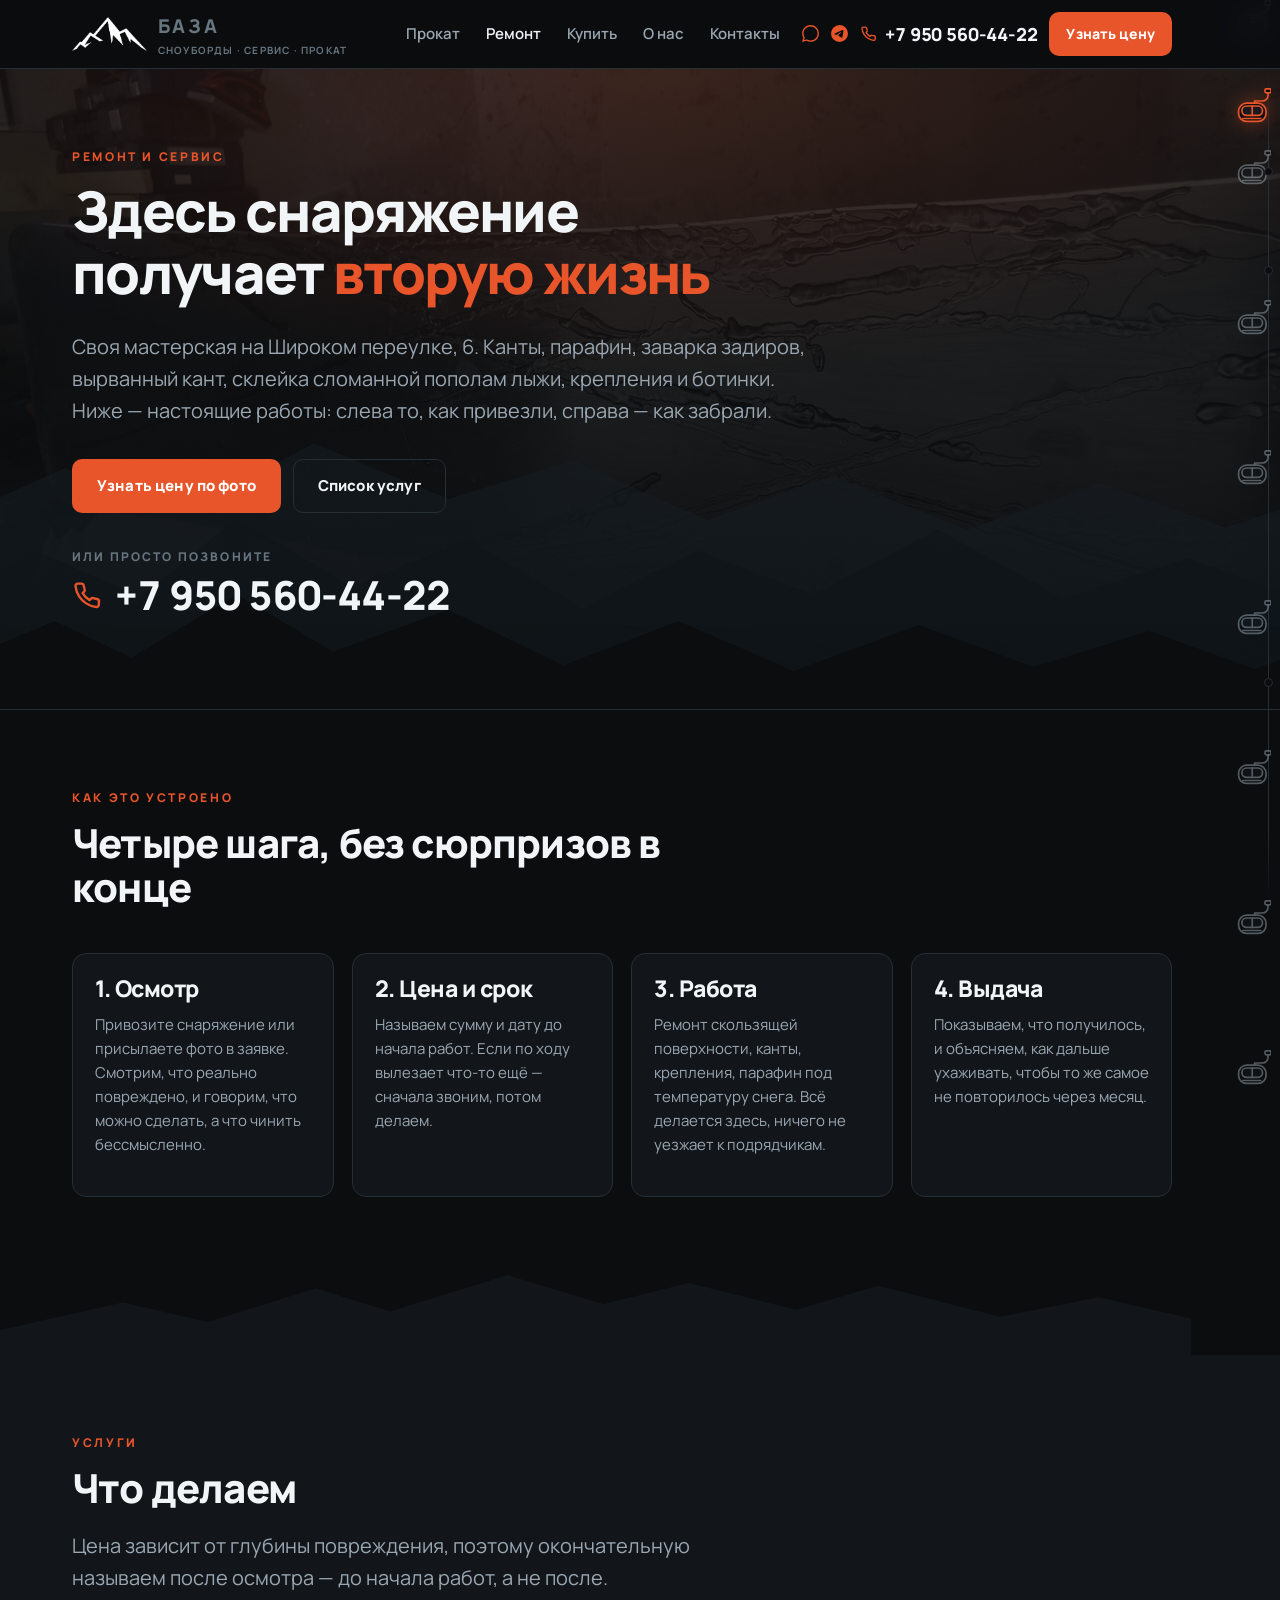
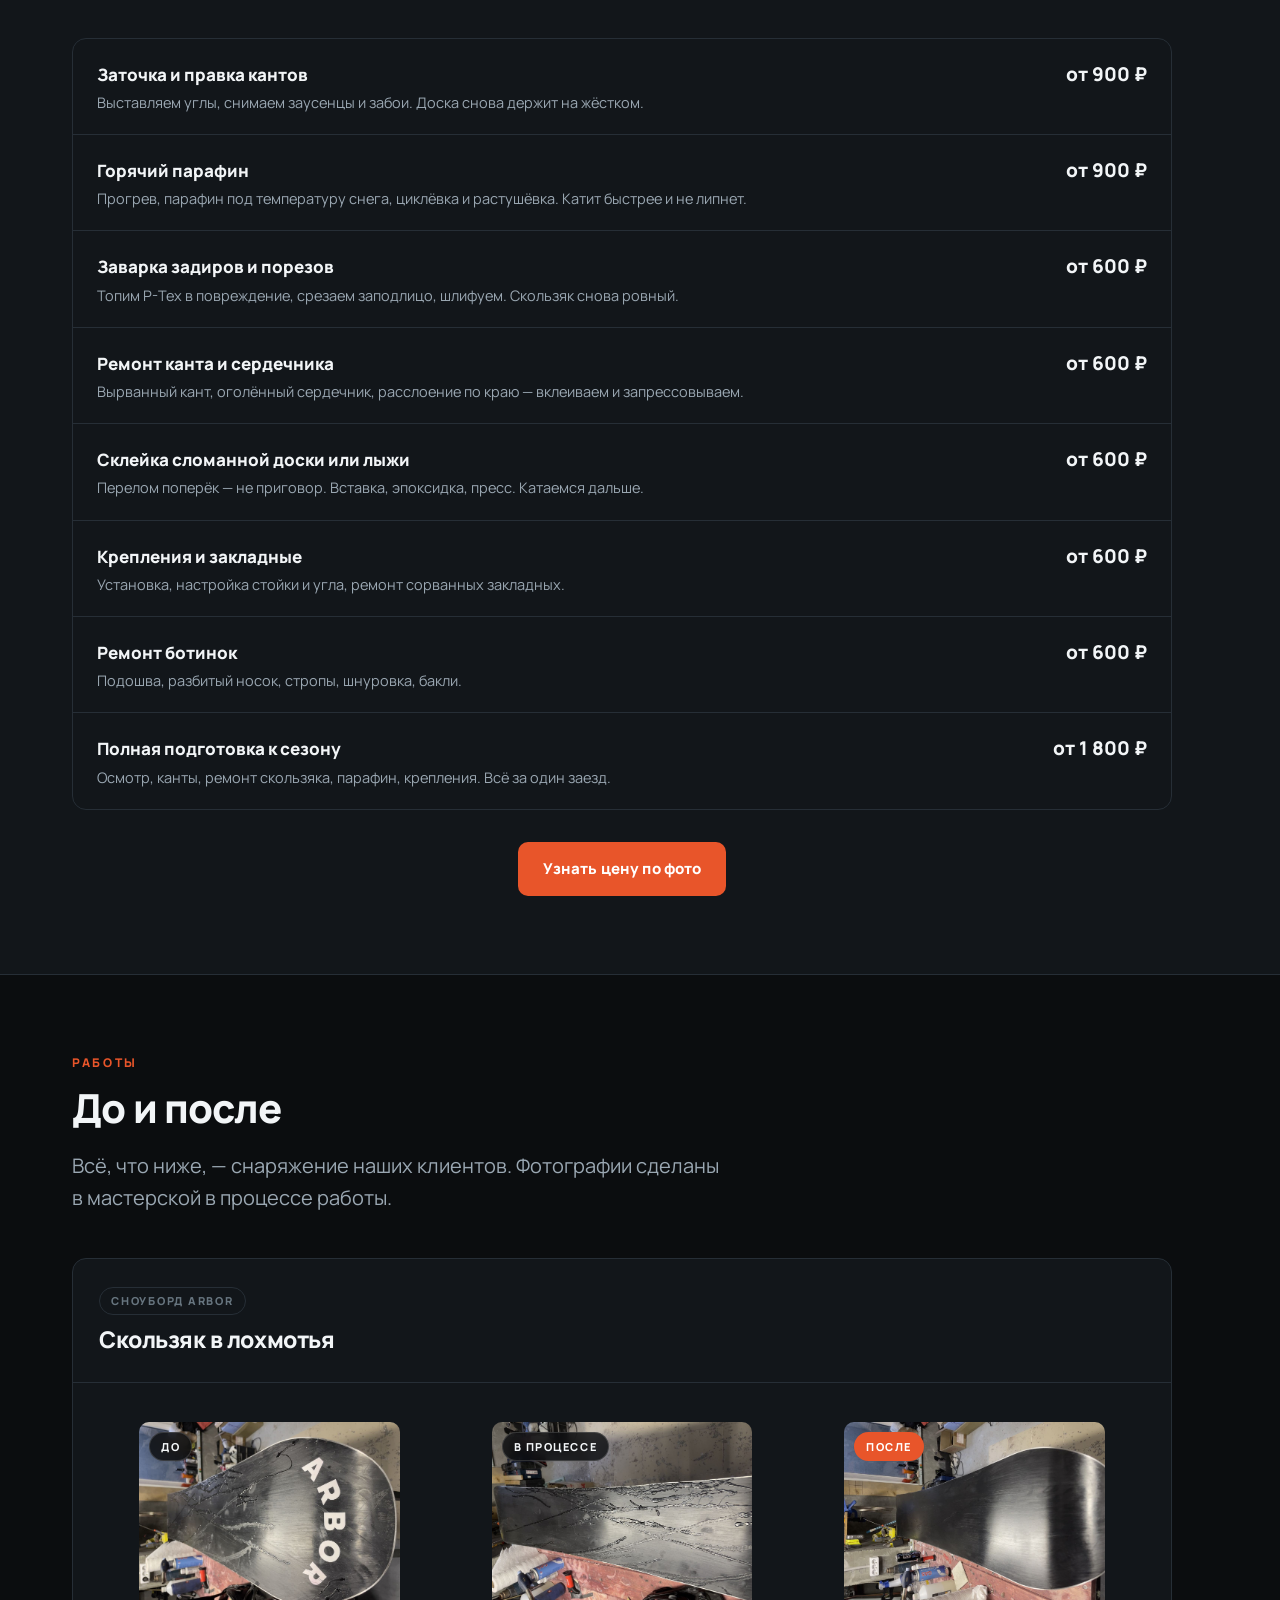
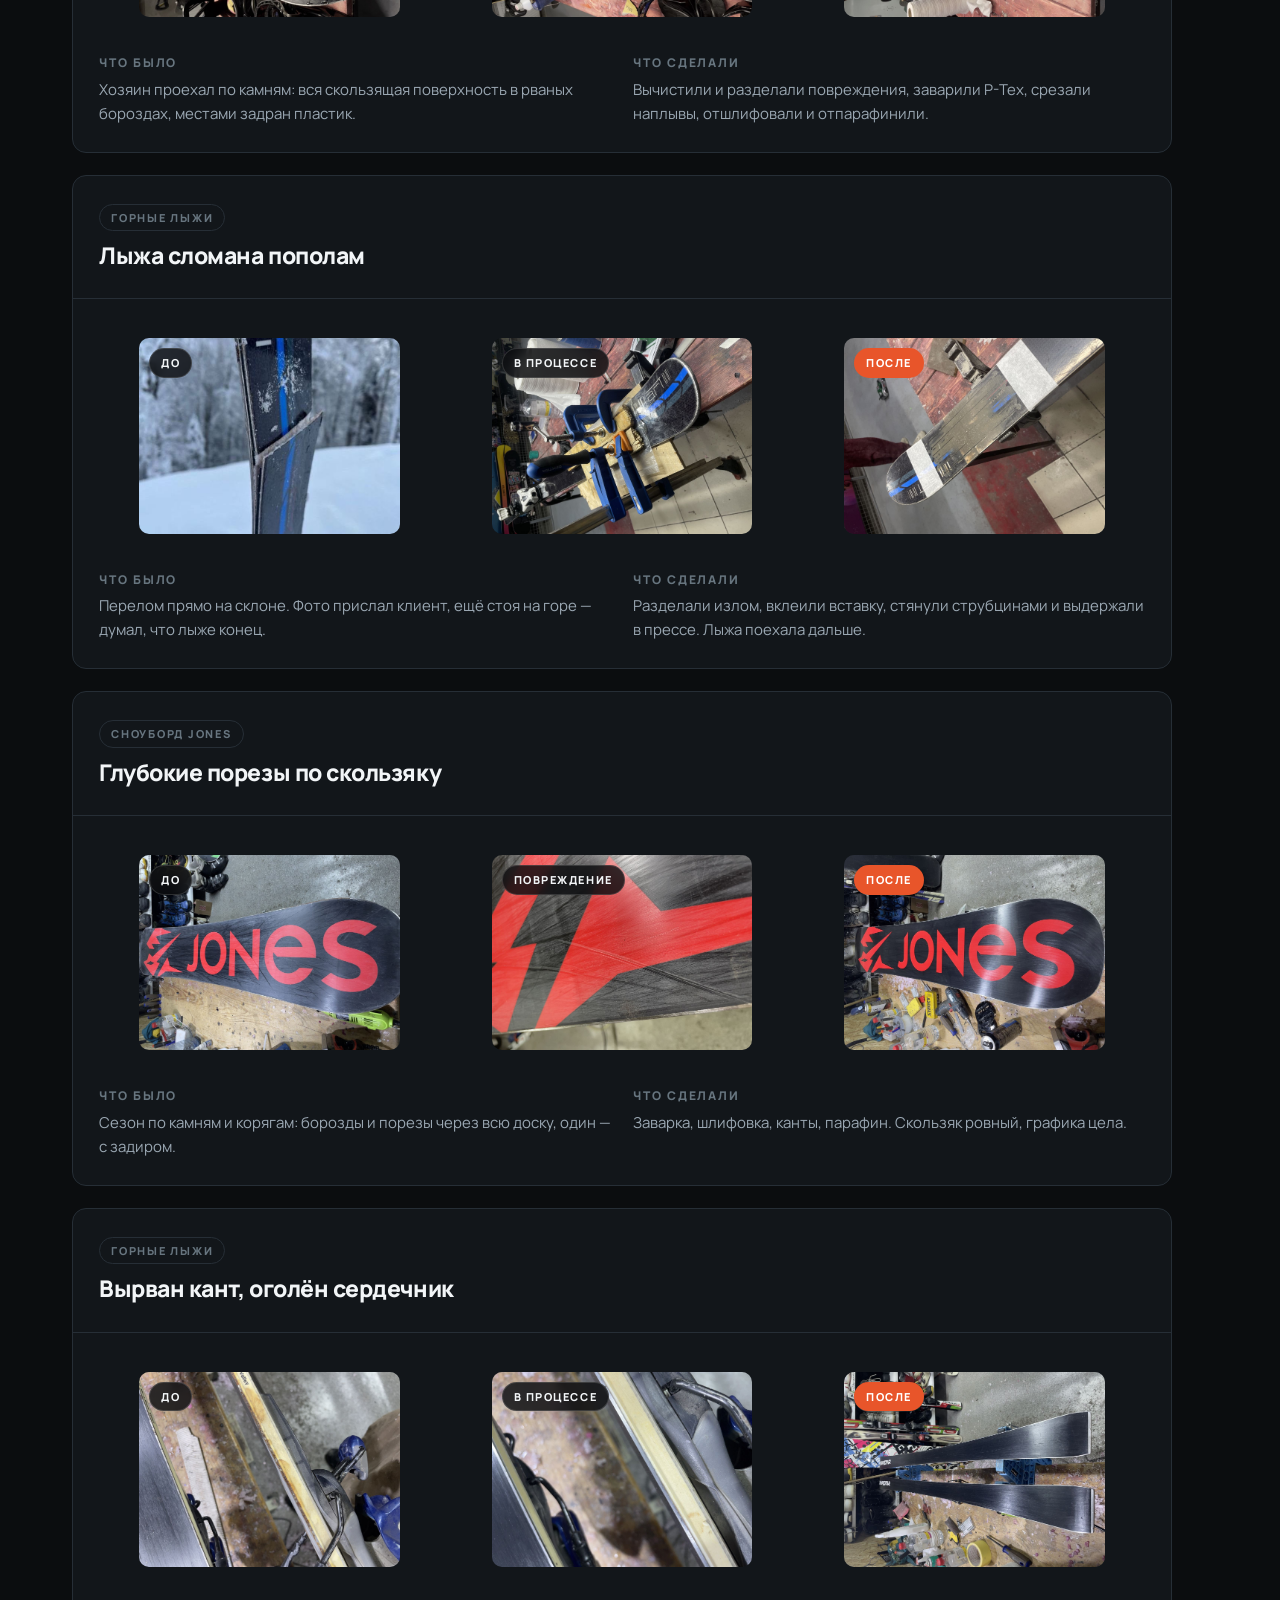
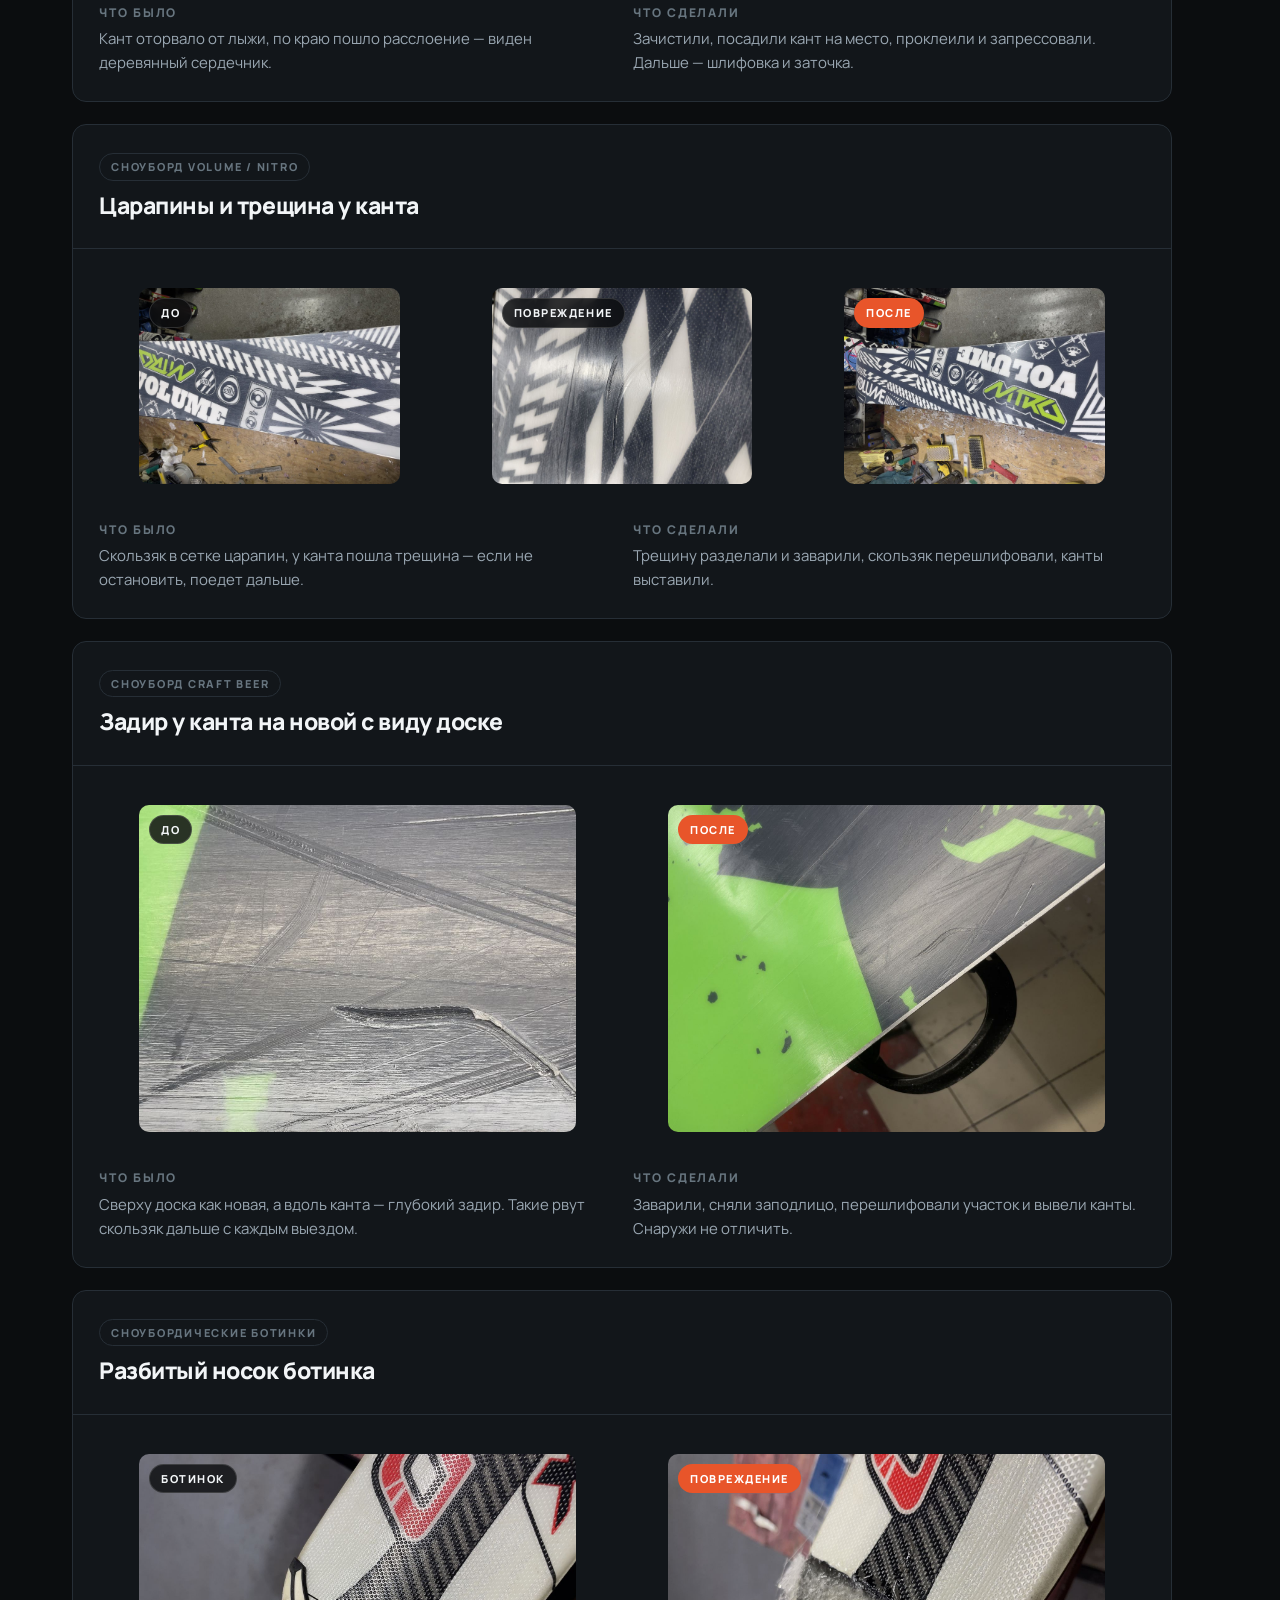
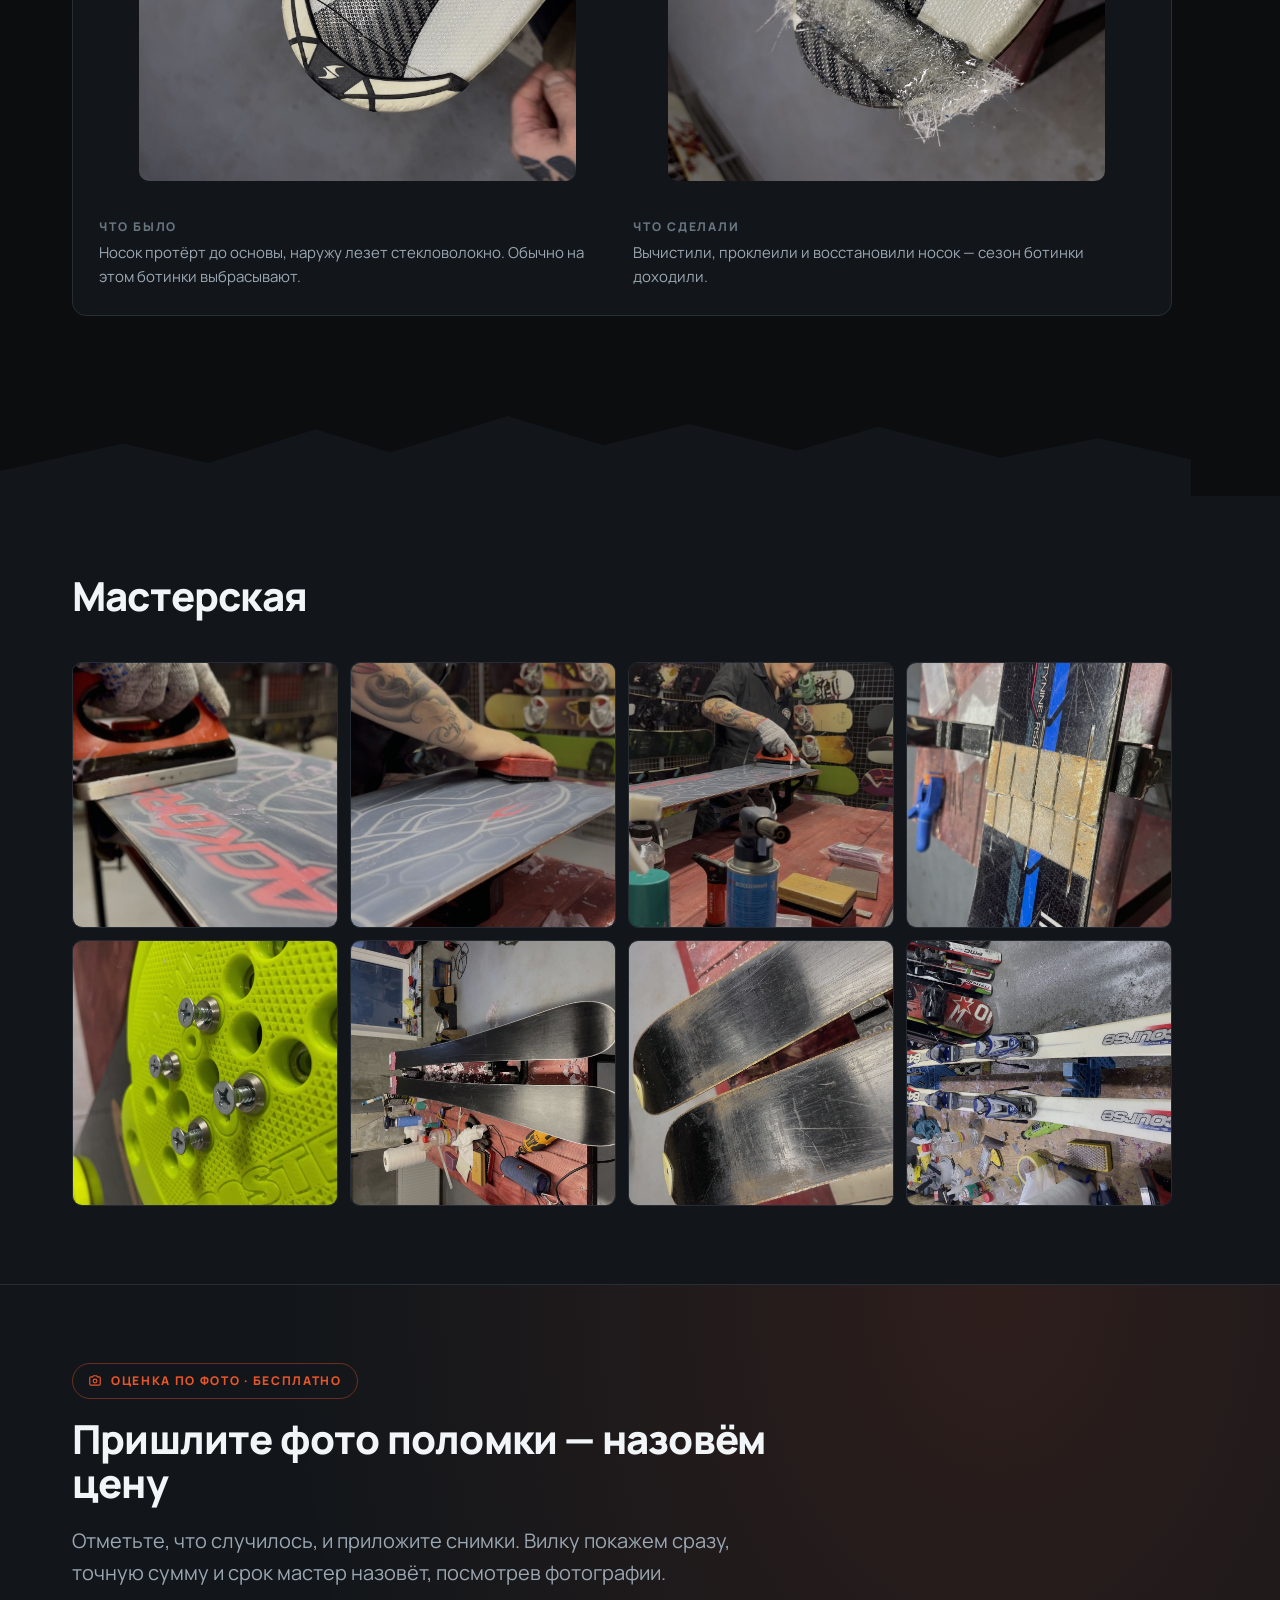
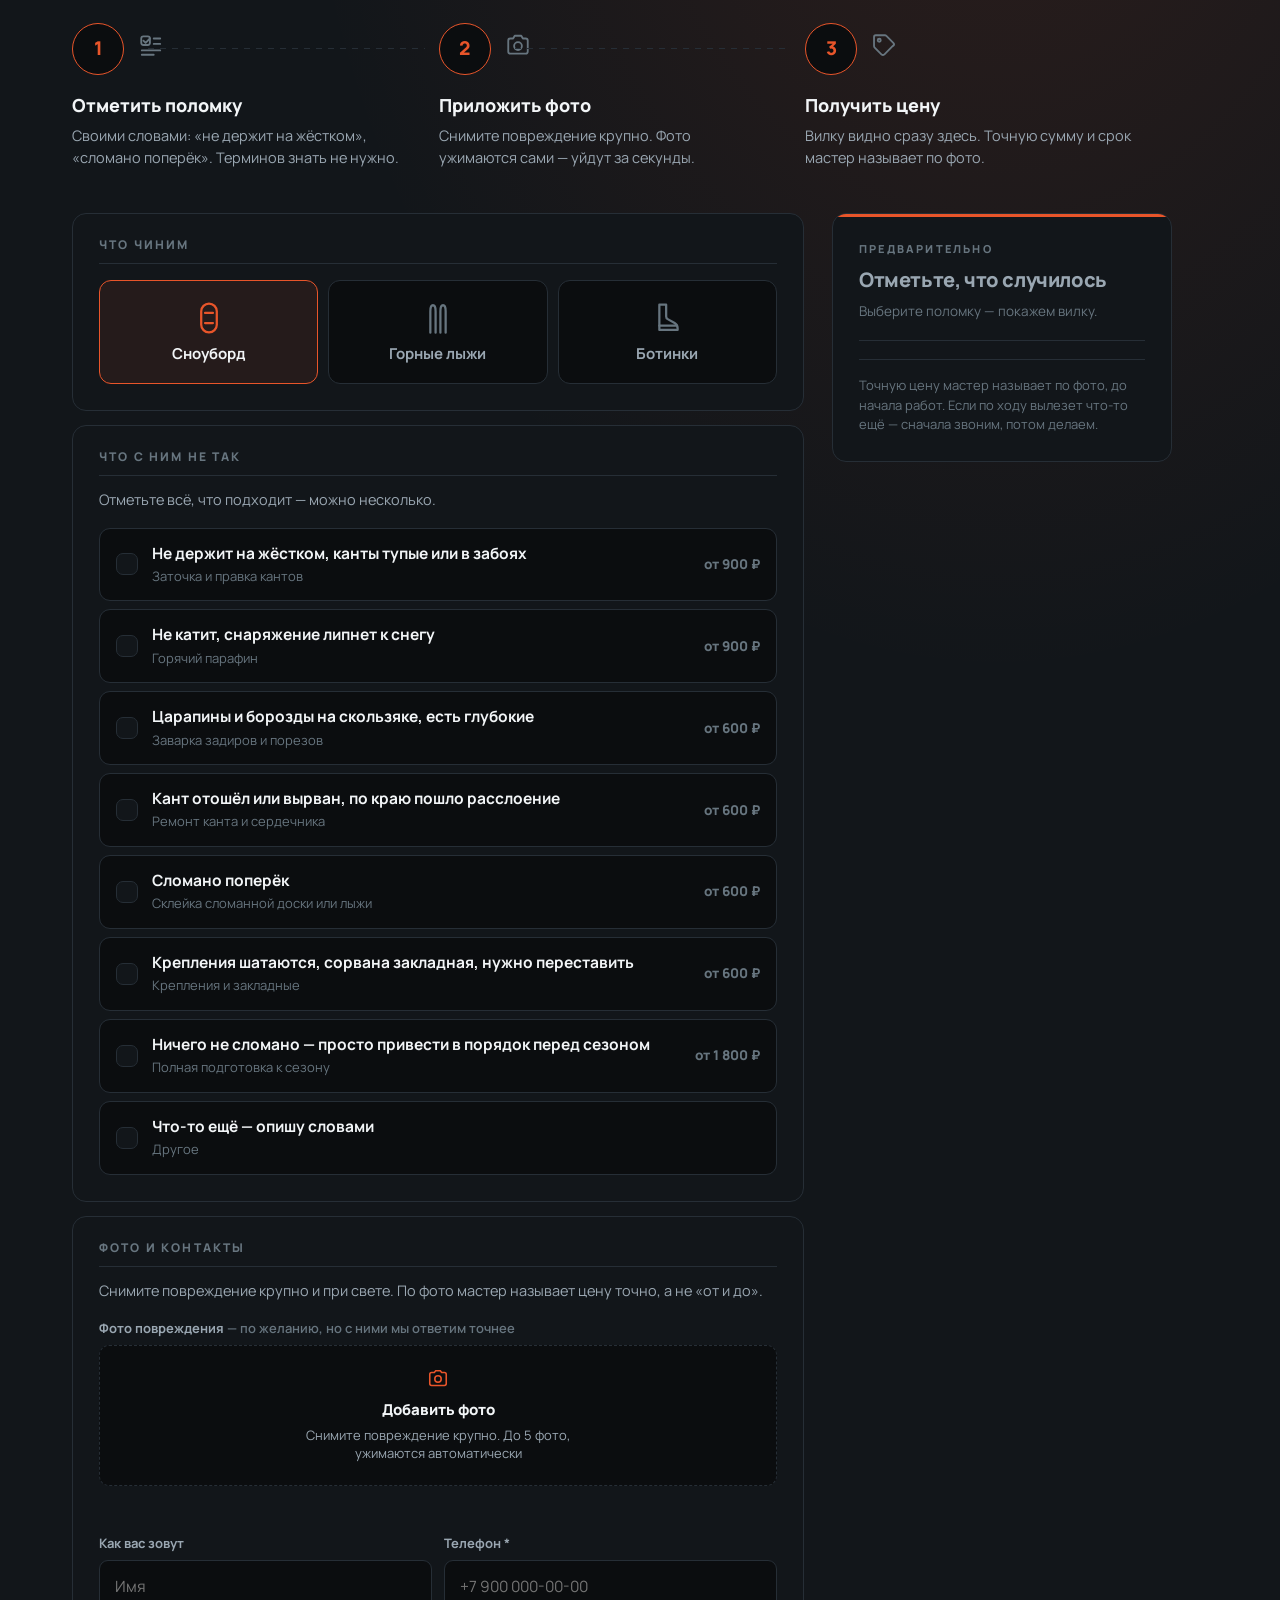
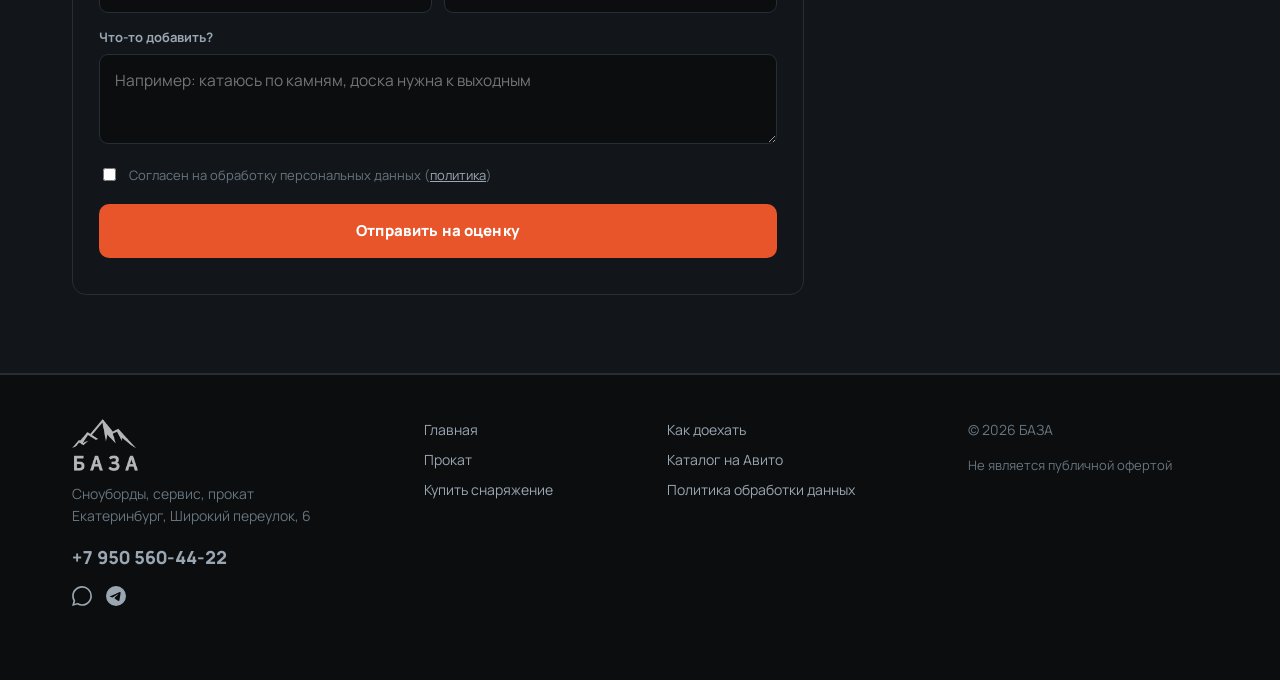
<file: remont.html>
<!doctype html>
<html lang="ru">
<head>
<meta charset="utf-8">
<meta name="viewport" content="width=device-width, initial-scale=1">
<title>Ремонт сноубордов и горных лыж в Екатеринбурге — БАЗА, Широкий переулок 6</title>
<meta name="description" content="Ремонт сноубордов и горных лыж: заточка кантов, парафин, заварка задиров и порезов, вырванный кант, склейка сломанной лыжи, крепления, ботинки. Реальные работы до и после. Екатеринбург, Широкий переулок 6.">
<meta property="og:title" content="Ремонт сноубордов и лыж — БАЗА, Екатеринбург">
<meta property="og:description" content="Скользяк, канты, склейка сломанной лыжи. Фото работ до и после.">
<meta property="og:image" content="logo/og.jpg">
<link rel="icon" href="favicon-32.png" sizes="32x32">
<link rel="apple-touch-icon" href="apple-touch-icon.png">
<link rel="preconnect" href="https://fonts.googleapis.com">
<link rel="preconnect" href="https://fonts.gstatic.com" crossorigin>
<link href="https://fonts.googleapis.com/css2?family=Manrope:wght@400;600;700;800&family=PT+Serif:ital@0;1&display=swap" rel="stylesheet">
<link rel="stylesheet" href="styles.css?v=22">
</head>
<body>

<aside class="lift"></aside>

<header class="hdr">
  <div class="wrap hdr-in">
    <a class="brand" href="index.html">
      <img src="logo/baza-mark.png" alt="">
      <span style="display:block"><b>БАЗА</b><span>Сноуборды · сервис · прокат</span></span>
    </a>
    <nav class="nav">
      <a href="prokat.html">Прокат</a>
      <a href="remont.html" aria-current="page">Ремонт</a>
      <a href="catalog.html">Купить</a>
      <a href="index.html#o-nas">О нас</a>
      <a href="index.html#kontakty">Контакты</a>
    </nav>
    <div class="hdr-cta">
      <a class="hdr-msg" data-wa href="#" target="_blank" rel="noopener" aria-label="WhatsApp"><svg viewBox="0 0 24 24" width="17" height="17" fill="currentColor" aria-hidden="true"><path d="M.057 24l1.687-6.163a11.867 11.867 0 0 1-1.587-5.946C.16 5.335 5.495 0 12.05 0a11.82 11.82 0 0 1 8.413 3.488 11.82 11.82 0 0 1 3.48 8.414c-.003 6.557-5.338 11.892-11.893 11.892a11.9 11.9 0 0 1-5.688-1.448L.057 24zm6.597-3.807c1.676.995 3.276 1.591 5.392 1.592 5.448 0 9.886-4.434 9.889-9.885a9.82 9.82 0 0 0-2.885-6.998A9.82 9.82 0 0 0 12.06 2.117c-5.452 0-9.887 4.434-9.889 9.884a9.84 9.84 0 0 0 1.746 5.634l-.999 3.648 3.742-.981z"/></svg></a>
      <a class="hdr-msg" data-tg href="#" target="_blank" rel="noopener" aria-label="Telegram"><svg viewBox="0 0 24 24" width="17" height="17" fill="currentColor" aria-hidden="true"><path d="M11.944 0A12 12 0 0 0 0 12a12 12 0 0 0 12 12 12 12 0 0 0 12-12A12 12 0 0 0 12 0a12 12 0 0 0-.056 0zm4.962 7.224c.1-.002.321.023.465.14a.5.5 0 0 1 .171.325c.016.093.036.306.02.472-.18 1.898-.962 6.502-1.36 8.627-.168.9-.499 1.201-.82 1.23-.696.065-1.225-.46-1.9-.902-1.056-.693-1.653-1.124-2.679-1.8-1.185-.78-.417-1.21.258-1.91.177-.184 3.247-2.977 3.307-3.23.007-.032.014-.15-.056-.212s-.174-.041-.249-.024c-.106.024-1.793 1.14-5.062 3.345-.479.329-.913.489-1.302.481-.428-.009-1.252-.242-1.865-.442-.751-.244-1.349-.374-1.297-.789.027-.216.325-.437.893-.663 3.498-1.524 5.831-2.529 6.998-3.014 3.332-1.386 4.025-1.627 4.477-1.635z"/></svg></a>
      <a class="hdr-phone" data-phone href="#" aria-label="Позвонить"><svg viewBox="0 0 24 24" width="17" height="17" fill="none" stroke="currentColor" stroke-width="1.9" stroke-linecap="round" stroke-linejoin="round" aria-hidden="true"><path d="M21.5 16.9v2.8a1.9 1.9 0 0 1-2.1 1.9 18.6 18.6 0 0 1-8.1-2.9 18.3 18.3 0 0 1-5.6-5.6A18.6 18.6 0 0 1 2.8 5a1.9 1.9 0 0 1 1.9-2.1h2.8a1.9 1.9 0 0 1 1.9 1.6c.1 1 .4 1.9.7 2.8a1.9 1.9 0 0 1-.4 2L8.5 10.5a15 15 0 0 0 5.6 5.6l1.2-1.2a1.9 1.9 0 0 1 2-.4c.9.3 1.8.6 2.8.7a1.9 1.9 0 0 1 1.6 1.9z"/></svg><span data-phone-slot>&nbsp;</span></a>
      <a class="btn btn-primary btn-sm" href="#ocenka">Узнать цену</a>
      <button class="burger" aria-label="Меню" aria-expanded="false">
        <svg width="24" height="24" viewBox="0 0 24 24" fill="none" stroke="currentColor" stroke-width="2"><path d="M3 6h18M3 12h18M3 18h18"/></svg>
      </button>
    </div>
  </div>
</header>

<div class="hero">
  <div class="hero-bg"><img src="photos/remont-arbor-2.jpg" alt=""></div>
  <div class="range" aria-hidden="true">
    <div class="range-layer range-1"><svg viewBox="0 0 1440 260" preserveAspectRatio="none"><path fill="currentColor" d="M0 260V150l120-54 130 44 130-70 140 58 130-40 140 62 130-46 140 56 140-48 130 46 110-38V260z"/></svg></div>
    <div class="range-layer range-2"><svg viewBox="0 0 1440 260" preserveAspectRatio="none"><path fill="currentColor" d="M0 260V186l90-56 110 48 100-82 120 72 120-50 120 72 120-60 120 46 130-68 130 72 130-42 150 52V260z"/></svg></div>
    <div class="range-layer range-3"><svg viewBox="0 0 1440 260" preserveAspectRatio="none"><path fill="currentColor" d="M0 260v-46l110-46 80 38 110-66 100 60 120-44 120 58 120-46 120 52 130-48 120 44 120-38 110 40 80-28V260z"/></svg></div>
  </div>
  <div class="wrap hero-in">
    <p class="eyebrow">Ремонт и сервис</p>
    <h1>Здесь снаряжение получает <em>вторую жизнь</em></h1>
    <p class="lead">
      Своя мастерская на Широком переулке, 6. Канты, парафин, заварка задиров,
      вырванный кант, склейка сломанной пополам лыжи, крепления и ботинки.
      Ниже — настоящие работы: слева то, как привезли, справа — как забрали.
    </p>
    <div class="hero-btns">
      <a class="btn btn-primary" href="#ocenka">Узнать цену по фото</a>
      <a class="btn btn-ghost" href="#uslugi">Список услуг</a>
    </div>
    <div class="hero-call">
      <span class="hero-call-label">Или просто позвоните</span>
      <a class="phone-big" data-phone href="#"><svg viewBox="0 0 24 24" width="30" height="30" fill="none" stroke="currentColor" stroke-width="1.9" stroke-linecap="round" stroke-linejoin="round" aria-hidden="true"><path d="M21.5 16.9v2.8a1.9 1.9 0 0 1-2.1 1.9 18.6 18.6 0 0 1-8.1-2.9 18.3 18.3 0 0 1-5.6-5.6A18.6 18.6 0 0 1 2.8 5a1.9 1.9 0 0 1 1.9-2.1h2.8a1.9 1.9 0 0 1 1.9 1.6c.1 1 .4 1.9.7 2.8a1.9 1.9 0 0 1-.4 2L8.5 10.5a15 15 0 0 0 5.6 5.6l1.2-1.2a1.9 1.9 0 0 1 2-.4c.9.3 1.8.6 2.8.7a1.9 1.9 0 0 1 1.6 1.9z"/></svg><span data-phone-slot>&nbsp;</span></a>
    </div>
  </div>
</div>

<!-- ── КАК ПРОХОДИТ ─────────────────────────────────────────── -->
<section>
  <div class="wrap">
    <div class="sec-head">
      <p class="eyebrow">Как это устроено</p>
      <h2>Четыре шага, без сюрпризов в конце</h2>
    </div>
    <div class="pillars pillars-4">
      <div class="pillar" style="cursor:default">
        <div class="pillar-txt">
          <h3>1. Осмотр</h3>
          <p>Привозите снаряжение или присылаете фото в заявке. Смотрим, что реально повреждено,
          и говорим, что можно сделать, а что чинить бессмысленно.</p>
        </div>
      </div>
      <div class="pillar" style="cursor:default">
        <div class="pillar-txt">
          <h3>2. Цена и срок</h3>
          <p>Называем сумму и дату до начала работ. Если по ходу вылезает что-то ещё —
          сначала звоним, потом делаем.</p>
        </div>
      </div>
      <div class="pillar" style="cursor:default">
        <div class="pillar-txt">
          <h3>3. Работа</h3>
          <p>Ремонт скользящей поверхности, канты, крепления, парафин под температуру снега.
          Всё делается здесь, ничего не уезжает к подрядчикам.</p>
        </div>
      </div>
      <div class="pillar" style="cursor:default">
        <div class="pillar-txt">
          <h3>4. Выдача</h3>
          <p>Показываем, что получилось, и объясняем, как дальше ухаживать,
          чтобы то же самое не повторилось через месяц.</p>
        </div>
      </div>
    </div>
  </div>
</section>

<svg class="ridge" viewBox="0 0 1440 90" preserveAspectRatio="none" aria-hidden="true">
  <path fill="currentColor" d="M0 90V62l138-31 96 22 121-38 84 26 132-41 108 33 96-24 121 30 92-27 137 35 111-22 104 24v41z"/>
</svg>

<!-- ── УСЛУГИ И ЦЕНЫ ────────────────────────────────────────── -->
<section class="sec-alt" id="uslugi" data-stop="Что делаем" style="border-top:0">
  <div class="wrap">
    <div class="sec-head">
      <p class="eyebrow">Услуги</p>
      <h2>Что делаем</h2>
      <p class="lead">Цена зависит от глубины повреждения, поэтому окончательную называем
      после осмотра — до начала работ, а не после.</p>
    </div>
    <div class="price-list" id="servicePrices"></div>
    <div class="center mt-32">
      <a class="btn btn-primary" href="#ocenka">Узнать цену по фото</a>
    </div>
  </div>
</section>

<!-- ── КЕЙСЫ ────────────────────────────────────────────────── -->
<section id="raboty" data-stop="Работы">
  <div class="wrap">
    <div class="sec-head">
      <p class="eyebrow">Работы</p>
      <h2>До и после</h2>
      <p class="lead">Всё, что ниже, — снаряжение наших клиентов. Фотографии сделаны
      в мастерской в процессе работы.</p>
    </div>
    <div id="casesAll"></div>
  </div>
</section>

<svg class="ridge" viewBox="0 0 1440 90" preserveAspectRatio="none" aria-hidden="true">
  <path fill="currentColor" d="M0 90V62l138-31 96 22 121-38 84 26 132-41 108 33 96-24 121 30 92-27 137 35 111-22 104 24v41z"/>
</svg>

<!-- ── МАСТЕРСКАЯ ───────────────────────────────────────────── -->
<section class="sec-alt" style="border-top:0">
  <div class="wrap">
    <div class="sec-head"><h2>Мастерская</h2></div>
    <div class="gal">
      <img src="photos/shop-master-shlif.jpg" alt="Шлифовка скользящей поверхности" loading="lazy">
      <img src="photos/shop-master-parafin.jpg" alt="Нанесение парафина" loading="lazy">
      <img src="photos/shop-master-kant.jpg" alt="Работа с кантом на верстаке" loading="lazy">
      <img src="photos/work-klei.jpg" alt="Склейка лыжи под струбцинами" loading="lazy">
      <img src="photos/work-krepy.jpg" alt="Закладные и винты креплений" loading="lazy">
      <img src="photos/work-struny.jpg" alt="Лыжи в работе на верстаке" loading="lazy">
      <img src="photos/work-lyzhi.jpg" alt="Подготовленные лыжи" loading="lazy">
      <img src="photos/work-verstak.jpg" alt="Верстак мастерской БАЗА" loading="lazy">
    </div>
  </div>
</section>

<!-- ── ОЦЕНКА ПО ФОТО ───────────────────────────────────────── -->
<section class="utp sec-alt" id="ocenka" data-stop="Оценка по фото" style="border-top:0">
  <div class="wrap">
    <div class="utp-head">
      <div>
        <span class="utp-badge">
          <svg viewBox="0 0 24 24" width="14" height="14" fill="none" stroke="currentColor" stroke-width="2">
            <path d="M3 17V7a2 2 0 0 1 2-2h3l1.5-2h5L16 5h3a2 2 0 0 1 2 2v10a2 2 0 0 1-2 2H5a2 2 0 0 1-2-2z"/>
            <circle cx="12" cy="12" r="3.2"/>
          </svg>
          Оценка по фото · бесплатно
        </span>
        <h2>Пришлите фото поломки — назовём цену</h2>
        <p class="lead">
          Отметьте, что случилось, и приложите снимки. Вилку покажем сразу,
          точную сумму и срок мастер назовёт, посмотрев фотографии.
        </p>
      </div>
    </div>

    <ol class="path3">
      <li class="path3-step">
        <span class="path3-num">1</span>
        <span class="path3-ico">
          <svg viewBox="0 0 24 24" width="26" height="26" fill="none" stroke="currentColor" stroke-width="1.7" stroke-linecap="round" stroke-linejoin="round">
            <rect x="3" y="4" width="8" height="8" rx="2"/><path d="M5 8l2 2 4-4"/>
            <path d="M14.5 6h6M14.5 11h6M3.5 17h17M3.5 21h11"/>
          </svg>
        </span>
        <b>Отметить поломку</b>
        <span class="path3-txt">Своими словами: «не держит на жёстком», «сломано поперёк». Терминов знать не нужно.</span>
      </li>
      <li class="path3-step">
        <span class="path3-num">2</span>
        <span class="path3-ico">
          <svg viewBox="0 0 24 24" width="26" height="26" fill="none" stroke="currentColor" stroke-width="1.7" stroke-linecap="round" stroke-linejoin="round">
            <path d="M3 18V8a2 2 0 0 1 2-2h2.5L9 3.5h6L16.5 6H19a2 2 0 0 1 2 2v10a2 2 0 0 1-2 2H5a2 2 0 0 1-2-2z"/>
            <circle cx="12" cy="13" r="3.6"/>
          </svg>
        </span>
        <b>Приложить фото</b>
        <span class="path3-txt">Снимите повреждение крупно. Фото ужимаются сами — уйдут за секунды.</span>
      </li>
      <li class="path3-step">
        <span class="path3-num">3</span>
        <span class="path3-ico">
          <svg viewBox="0 0 24 24" width="26" height="26" fill="none" stroke="currentColor" stroke-width="1.7" stroke-linecap="round" stroke-linejoin="round">
            <path d="M20.6 12.4L12.4 20.6a2 2 0 0 1-2.8 0l-6.2-6.2a2 2 0 0 1-.6-1.4V4.5A1.5 1.5 0 0 1 4.3 3h8.5c.5 0 1 .2 1.4.6l6.4 6.4a2 2 0 0 1 0 2.8z"/>
            <circle cx="7.6" cy="7.6" r="1.4"/>
          </svg>
        </span>
        <b>Получить цену</b>
        <span class="path3-txt">Вилку видно сразу здесь. Точную сумму и срок мастер называет по фото.</span>
      </li>
    </ol>

    <div data-estimate></div>
  </div>
</section>

<footer class="foot">
  <div class="wrap foot-in">
    <div>
      <img src="logo/baza-logo.png" alt="БАЗА">
      <p>Сноуборды, сервис, прокат<br>Екатеринбург, Широкий переулок, 6</p>
      <p><a class="foot-phone" data-phone href="#"><span data-phone-slot>&nbsp;</span></a></p>
      <p class="foot-msg">
        <a data-wa href="#" target="_blank" rel="noopener" aria-label="WhatsApp"><svg viewBox="0 0 24 24" width="20" height="20" fill="currentColor" aria-hidden="true"><path d="M.057 24l1.687-6.163a11.867 11.867 0 0 1-1.587-5.946C.16 5.335 5.495 0 12.05 0a11.82 11.82 0 0 1 8.413 3.488 11.82 11.82 0 0 1 3.48 8.414c-.003 6.557-5.338 11.892-11.893 11.892a11.9 11.9 0 0 1-5.688-1.448L.057 24zm6.597-3.807c1.676.995 3.276 1.591 5.392 1.592 5.448 0 9.886-4.434 9.889-9.885a9.82 9.82 0 0 0-2.885-6.998A9.82 9.82 0 0 0 12.06 2.117c-5.452 0-9.887 4.434-9.889 9.884a9.84 9.84 0 0 0 1.746 5.634l-.999 3.648 3.742-.981z"/></svg></a>
        <a data-tg href="#" target="_blank" rel="noopener" aria-label="Telegram"><svg viewBox="0 0 24 24" width="20" height="20" fill="currentColor" aria-hidden="true"><path d="M11.944 0A12 12 0 0 0 0 12a12 12 0 0 0 12 12 12 12 0 0 0 12-12A12 12 0 0 0 12 0a12 12 0 0 0-.056 0zm4.962 7.224c.1-.002.321.023.465.14a.5.5 0 0 1 .171.325c.016.093.036.306.02.472-.18 1.898-.962 6.502-1.36 8.627-.168.9-.499 1.201-.82 1.23-.696.065-1.225-.46-1.9-.902-1.056-.693-1.653-1.124-2.679-1.8-1.185-.78-.417-1.21.258-1.91.177-.184 3.247-2.977 3.307-3.23.007-.032.014-.15-.056-.212s-.174-.041-.249-.024c-.106.024-1.793 1.14-5.062 3.345-.479.329-.913.489-1.302.481-.428-.009-1.252-.242-1.865-.442-.751-.244-1.349-.374-1.297-.789.027-.216.325-.437.893-.663 3.498-1.524 5.831-2.529 6.998-3.014 3.332-1.386 4.025-1.627 4.477-1.635z"/></svg></a>
      </p>
    </div>
    <nav class="foot-nav">
      <a href="index.html">Главная</a>
      <a href="prokat.html">Прокат</a>
      <a href="catalog.html">Купить снаряжение</a>
    </nav>
    <nav class="foot-nav">
      <a data-map href="#" target="_blank" rel="noopener">Как доехать</a>
      <a data-avito data-avito-text="Заявка на подбор" href="index.html#zayavka">Каталог на Авито</a>
      <a href="privacy.html">Политика обработки данных</a>
    </nav>
    <div>
      <p>© <span data-year></span> БАЗА</p>
      <p style="font-size:13px">Не является публичной офертой</p>
    </div>
  </div>
</footer>

<script src="config.js?v=22"></script>
<script src="app.js?v=22"></script>
<script src="estimate.js?v=22"></script>
<script src="photos.js?v=22"></script>
<script src="forms.js?v=22"></script>
<script src="mountains.js?v=22"></script>
</body>
</html>
</file>
<file: styles.css>
/* ─────────────────────────────────────────────────────────────
   БАЗА — стили. Тёмная «горная» тема: чёрная скала, снег, закатный
   оранжевый из логотипа.
   ───────────────────────────────────────────────────────────── */

:root{
  --rock:      #0B0D0F;   /* скала — основной фон */
  --rock-2:    #12161A;   /* панель */
  --rock-3:    #1A2026;   /* панель светлее */
  --line:      #262E36;
  --snow:      #F2F5F7;   /* основной текст */
  --snow-dim:  #9AA7B2;   /* вторичный текст */
  --snow-far:  #67757F;   /* третичный */
  --accent:    #E8552A;   /* закат на вершине */
  --accent-2:  #FF6E44;
  --ice:       #9EC9E2;   /* лёд — редкий акцент */
  --radius:    14px;
  --wrap:      1180px;
  --shadow:    0 18px 50px rgba(0,0,0,.5);
}

*,*::before,*::after{ box-sizing:border-box; }

html{ scroll-behavior:smooth; }

body{
  margin:0;
  background:var(--rock);
  color:var(--snow);
  font-family:'Manrope',-apple-system,BlinkMacSystemFont,'Segoe UI',Roboto,'Helvetica Neue',Arial,sans-serif;
  font-size:17px;
  line-height:1.6;
  -webkit-font-smoothing:antialiased;
  overflow-x:hidden;
}

img{ max-width:100%; display:block; }
a{ color:inherit; }

.wrap{ width:100%; max-width:var(--wrap); margin:0 auto; padding:0 22px; }

/* ── типографика ───────────────────────────────────────────── */
h1,h2,h3,h4{ font-weight:800; line-height:1.1; margin:0 0 .5em; letter-spacing:-.02em; }
h1{ font-size:clamp(32px,5vw,56px); letter-spacing:-.03em; }
h2{ font-size:clamp(26px,3.6vw,40px); }
h3{ font-size:clamp(19px,2vw,23px); }
p{ margin:0 0 1em; }

.eyebrow{
  font-size:12px; font-weight:800; letter-spacing:.22em; text-transform:uppercase;
  color:var(--accent); margin:0 0 14px;
}
.lead{ font-size:clamp(17px,1.8vw,20px); color:var(--snow-dim); max-width:62ch; }
.quote{
  font-family:'PT Serif',Georgia,serif; font-style:italic; font-weight:400;
  font-size:clamp(20px,2.6vw,28px); line-height:1.4; color:var(--snow);
}

/* ── шапка ─────────────────────────────────────────────────── */
.hdr{
  position:sticky; top:0; z-index:60;
  background:rgba(11,13,15,.82);
  backdrop-filter:blur(14px); -webkit-backdrop-filter:blur(14px);
  border-bottom:1px solid var(--line);
}
.hdr-in{ display:flex; align-items:center; gap:22px; height:68px; }
.brand{ display:flex; align-items:center; gap:11px; text-decoration:none; flex:0 0 auto; }
.brand img{ height:34px; width:auto; }
.brand b{ font-size:19px; font-weight:800; letter-spacing:.16em; }
.brand span{ display:block; font-size:10px; letter-spacing:.12em; color:var(--snow-far); text-transform:uppercase; font-weight:700; margin-top:1px; }
.nav{ display:flex; gap:26px; margin-left:auto; }
.nav a{ text-decoration:none; color:var(--snow-dim); font-size:15px; font-weight:600; transition:color .15s; }
.nav a:hover,.nav a[aria-current="page"]{ color:var(--snow); }
.hdr-cta{ display:flex; align-items:center; gap:12px; }
.hdr-phone{ text-decoration:none; font-weight:800; font-size:16px; white-space:nowrap; }
.burger{ display:none; background:none; border:0; color:var(--snow); padding:8px; cursor:pointer; }
.burger svg{ display:block; }

/* ── кнопки ────────────────────────────────────────────────── */
.btn{
  display:inline-flex; align-items:center; justify-content:center; gap:9px;
  padding:14px 24px; border-radius:10px; border:1px solid transparent;
  font:inherit; font-weight:800; font-size:15px; letter-spacing:.01em;
  text-decoration:none; cursor:pointer; transition:transform .12s, background .15s, border-color .15s;
}
.btn:active{ transform:translateY(1px); }
.btn-primary{ background:var(--accent); color:#fff; }
.btn-primary:hover{ background:var(--accent-2); }
.btn-ghost{ background:transparent; color:var(--snow); border-color:var(--line); }
.btn-ghost:hover{ border-color:var(--snow-far); }
.btn-sm{ padding:10px 16px; font-size:14px; }
.btn-wide{ width:100%; }

/* ── герой ─────────────────────────────────────────────────── */
.hero{ position:relative; overflow:hidden; border-bottom:1px solid var(--line); }
.hero-bg{ position:absolute; inset:0; }
.hero-bg img{ width:100%; height:100%; object-fit:cover; opacity:.5; filter:grayscale(.12) contrast(1.05); }
.hero-bg::after{
  content:""; position:absolute; inset:0;
  background:
    radial-gradient(120% 90% at 50% 0%, rgba(232,85,42,.16), transparent 55%),
    linear-gradient(180deg, rgba(11,13,15,.72) 0%, rgba(11,13,15,.86) 55%, var(--rock) 100%);
}
.hero-in{ position:relative; padding:78px 22px 92px; }
.hero-logo{ width:min(150px,34vw); margin-bottom:26px; opacity:.96; }
.hero h1{ max-width:20ch; }
.hero h1 em{ font-style:normal; color:var(--accent); }
.hero .lead{ margin-top:18px; }
.hero-btns{ display:flex; flex-wrap:wrap; gap:12px; margin-top:32px; }

.trust{ display:flex; flex-wrap:wrap; gap:0; margin-top:44px; border-top:1px solid var(--line); }
.trust div{ flex:1 1 150px; padding:18px 20px 4px 0; }
.trust b{ display:block; font-size:26px; font-weight:800; letter-spacing:-.02em; }
.trust b span{ font-size:inherit; color:inherit; }
.trust b i{ font-style:normal; font-size:17px; color:var(--accent); margin-left:2px; }
.trust > div > span{ font-size:13px; color:var(--snow-far); }

/* ── горный разделитель ────────────────────────────────────── */
.ridge{ display:block; width:100%; height:auto; color:var(--rock-2); }
.ridge-flip{ transform:scaleY(-1); }

/* ── секции ────────────────────────────────────────────────── */
section{ padding:78px 0; }
.sec-head{ max-width:66ch; margin-bottom:44px; }
.sec-alt{ background:var(--rock-2); border-top:1px solid var(--line); border-bottom:1px solid var(--line); }

/* ── карточки услуг ────────────────────────────────────────── */
.pillars{ display:grid; grid-template-columns:repeat(3,1fr); gap:18px; }
.pillars-4{ grid-template-columns:repeat(4,1fr); }
.pillar{
  position:relative; display:flex; flex-direction:column;
  background:var(--rock-2); border:1px solid var(--line); border-radius:var(--radius);
  overflow:hidden; text-decoration:none; transition:border-color .18s, transform .18s;
}
.pillar:hover{ border-color:var(--accent); transform:translateY(-3px); }
.pillar-img{ aspect-ratio:4/3; overflow:hidden; background:var(--rock-3); }
.pillar-img img{ width:100%; height:100%; object-fit:cover; opacity:.85; transition:opacity .25s, transform .4s; }
.pillar:hover .pillar-img img{ opacity:1; transform:scale(1.04); }
.pillar-txt{ padding:22px 22px 24px; flex:1; display:flex; flex-direction:column; }
.pillar-txt p{ color:var(--snow-dim); font-size:15px; flex:1; }
.pillar-more{ color:var(--accent); font-weight:800; font-size:14px; margin-top:8px; }

/* ── кейсы до/после ────────────────────────────────────────── */
.case{
  background:var(--rock-2); border:1px solid var(--line); border-radius:var(--radius);
  overflow:hidden; margin-bottom:22px;
}
.case-head{ padding:26px 26px 20px; border-bottom:1px solid var(--line); }
.case-head .tag{
  display:inline-block; font-size:11px; font-weight:800; letter-spacing:.16em;
  text-transform:uppercase; color:var(--snow-far); border:1px solid var(--line);
  border-radius:999px; padding:4px 11px; margin-bottom:12px;
}
.case-head h3{ margin-bottom:10px; }
.case-body{ padding:22px 26px 26px; }
.case-shots{ display:grid; gap:12px; grid-template-columns:repeat(var(--n,2),1fr); padding:22px 26px 0; }
.shot{ position:relative; border-radius:10px; overflow:hidden; background:var(--rock-3); }
.shot img{ width:100%; aspect-ratio:4/3; object-fit:cover; }
.shot figcaption{
  position:absolute; left:10px; top:10px;
  background:rgba(11,13,15,.82); backdrop-filter:blur(6px);
  border:1px solid rgba(255,255,255,.14);
  font-size:11px; font-weight:800; letter-spacing:.14em; text-transform:uppercase;
  padding:5px 11px; border-radius:999px;
}
.shot.is-after figcaption{ background:var(--accent); border-color:transparent; color:#fff; }
.case-cols{ display:grid; grid-template-columns:1fr 1fr; gap:22px; }
.case-cols h4{ font-size:12px; letter-spacing:.16em; text-transform:uppercase; color:var(--snow-far); margin-bottom:8px; }
.case-cols p{ margin:0; color:var(--snow-dim); font-size:15px; }

/* ── прайс-таблица ─────────────────────────────────────────── */
.price-list{ border:1px solid var(--line); border-radius:var(--radius); overflow:hidden; background:var(--rock-2); }
.price-row{
  display:flex; gap:20px; align-items:baseline;
  padding:20px 24px; border-bottom:1px solid var(--line);
}
.price-row:last-child{ border-bottom:0; }
.price-row > div:first-child{ flex:1; }
.price-row b{ display:block; font-size:17px; font-weight:800; }
.price-row span{ display:block; color:var(--snow-dim); font-size:14.5px; margin-top:3px; }
.price-val{ font-weight:800; font-size:19px; white-space:nowrap; color:var(--snow); }
.price-val.soft{ font-size:14px; font-weight:700; color:var(--snow-far); }
.price-val small{ font-size:13px; font-weight:700; color:var(--snow-far); display:block; text-align:right; }

/* ── список правил ─────────────────────────────────────────── */
.rules{ list-style:none; padding:0; margin:0; }
.rules li{ position:relative; padding:0 0 14px 30px; color:var(--snow-dim); }
.rules li::before{
  content:""; position:absolute; left:2px; top:9px; width:9px; height:9px;
  background:var(--accent); clip-path:polygon(50% 0,100% 100%,0 100%);
}

/* ── две колонки ───────────────────────────────────────────── */
.split{ display:grid; grid-template-columns:1fr 1fr; gap:52px; align-items:center; }
.split-media{ border-radius:var(--radius); overflow:hidden; border:1px solid var(--line); }
.split-media img{ width:100%; aspect-ratio:4/3; object-fit:cover; }
/* для вертикальных снимков — кадр под них, иначе обрежет половину */
.split-media.is-tall img{ aspect-ratio:4/5; }

/* ── каталог ───────────────────────────────────────────────── */
.cat-grid{ display:grid; grid-template-columns:repeat(3,1fr); gap:18px; }
.cat{ background:var(--rock-2); border:1px solid var(--line); border-radius:var(--radius); overflow:hidden; display:flex; flex-direction:column; }
.cat-img{ aspect-ratio:4/5; overflow:hidden; background:var(--rock-3); }
.cat-img img{ width:100%; height:100%; object-fit:cover; opacity:.9; }
.cat-txt{ padding:20px; flex:1; display:flex; flex-direction:column; }
.cat-txt p{ color:var(--snow-dim); font-size:14.5px; flex:1; }
.cat-price{ font-weight:800; color:var(--accent); font-size:16px; margin-top:6px; }

/* ── галерея ───────────────────────────────────────────────── */
.gal{ display:grid; grid-template-columns:repeat(4,1fr); gap:12px; }
.gal img{ width:100%; aspect-ratio:1; object-fit:cover; border-radius:10px; border:1px solid var(--line); opacity:.9; transition:opacity .2s, transform .3s; }
.gal img:hover{ opacity:1; transform:scale(1.02); }

/* ── отзывы ────────────────────────────────────────────────── */
.revs{ display:grid; grid-template-columns:repeat(2,1fr); gap:18px; }
.rev{ background:var(--rock-2); border:1px solid var(--line); border-radius:var(--radius); padding:26px; }
.rev .stars{ color:var(--accent); letter-spacing:.16em; font-size:14px; margin-bottom:12px; }
.rev p{ font-family:'PT Serif',Georgia,serif; font-size:16.5px; line-height:1.55; }
.rev footer{ color:var(--snow-far); font-size:13.5px; }
.rev footer b{ color:var(--snow-dim); font-weight:700; }

/* ── формы ─────────────────────────────────────────────────── */
.forms{ display:grid; grid-template-columns:1fr 1fr; gap:22px; }
.form-card{
  background:var(--rock-2); border:1px solid var(--line); border-radius:var(--radius);
  padding:30px; position:relative; overflow:hidden;
}
.form-card::before{
  content:""; position:absolute; left:0; right:0; top:0; height:3px; background:var(--accent);
}
.form-card.is-rent::before{ background:var(--ice); }
.form-card h3{ margin-bottom:6px; }
.form-card > p{ color:var(--snow-dim); font-size:15px; }
.field{ margin-bottom:14px; }
.field label{ display:block; font-size:13px; font-weight:700; color:var(--snow-dim); margin-bottom:6px; }
.field input,.field select,.field textarea{
  width:100%; padding:13px 15px; border-radius:9px;
  background:var(--rock); border:1px solid var(--line); color:var(--snow);
  font:inherit; font-size:15.5px; transition:border-color .15s;
}
.field textarea{ min-height:90px; resize:vertical; }
.field input:focus,.field select:focus,.field textarea:focus{ outline:none; border-color:var(--accent); }
.field-2{ display:grid; grid-template-columns:1fr 1fr; gap:12px; }
.agree{ display:flex; gap:10px; align-items:flex-start; font-size:13px; color:var(--snow-far); margin:14px 0 18px; }
.agree input{ margin-top:3px; flex:0 0 auto; }
.agree a{ color:var(--snow-dim); }
.form-done{ padding:34px 4px; text-align:center; }
.form-done b{ display:block; font-size:20px; margin-bottom:8px; }
.form-done p{ color:var(--snow-dim); margin:0; }
.form-err{ color:var(--accent-2); font-size:14px; margin-top:10px; }
.trap{ position:absolute; left:-9999px; }

/* ── фото повреждения в заявке на ремонт ───────────────────── */
.ph-opt{ font-weight:600; color:var(--snow-far); }
.ph-zone{
  display:flex; flex-direction:column; align-items:center; gap:4px;
  padding:22px 18px; text-align:center; cursor:pointer;
  border:1px dashed var(--line); border-radius:10px;
  background:var(--rock); color:var(--snow-dim);
  transition:border-color .15s, background .15s, color .15s;
}
.ph-zone:hover,.ph-zone.is-over{ border-color:var(--accent); color:var(--snow); }
.ph-zone:focus-visible{ outline:2px solid var(--accent); outline-offset:2px; }
.ph-zone svg{ color:var(--accent); margin-bottom:4px; }
.ph-zone b{ font-size:15px; font-weight:800; color:var(--snow); }
.ph-zone span{ font-size:13px; line-height:1.4; max-width:34ch; }
.ph-zone.is-full{ opacity:.5; }

.ph-grid{ display:grid; grid-template-columns:repeat(auto-fill,minmax(84px,1fr)); gap:8px; margin-top:10px; }
.ph-item{ position:relative; margin:0; border-radius:8px; overflow:hidden; border:1px solid var(--line); background:var(--rock-3); }
.ph-item img{ width:100%; aspect-ratio:1; object-fit:cover; }
.ph-del{
  position:absolute; top:4px; right:4px; width:22px; height:22px;
  display:flex; align-items:center; justify-content:center;
  border:0; border-radius:50%; cursor:pointer;
  background:rgba(11,13,15,.78); color:var(--snow);
}
.ph-del:hover{ background:var(--accent); }
.ph-del:focus-visible{ outline:2px solid var(--accent); outline-offset:1px; }

.ph-note{ font-size:13px; color:var(--snow-far); margin-top:8px; min-height:1.2em; }
.ph-note.is-warn{ color:var(--accent-2); }

/* ── контакты ──────────────────────────────────────────────── */
.contacts{ display:grid; grid-template-columns:repeat(3,1fr); gap:22px; }
.contact b{ display:block; font-size:12px; letter-spacing:.16em; text-transform:uppercase; color:var(--snow-far); margin-bottom:8px; }
.contact p{ margin:0 0 6px; }
.contact a{ color:var(--snow); text-decoration:none; border-bottom:1px solid var(--line); }
.contact a:hover{ border-color:var(--accent); }

/* ── подвал ────────────────────────────────────────────────── */
.foot{ border-top:1px solid var(--line); padding:44px 0 60px; color:var(--snow-far); font-size:14px; background:var(--rock); }
.foot-in{ display:flex; flex-wrap:wrap; gap:26px; justify-content:space-between; align-items:flex-start; }
.foot img{ height:52px; opacity:.7; margin-bottom:12px; }
.foot a{ color:var(--snow-dim); text-decoration:none; }
.foot a:hover{ color:var(--snow); }
.foot-nav{ display:flex; flex-direction:column; gap:8px; }

/* ── мелочи ────────────────────────────────────────────────── */
.center{ text-align:center; }
.mt-32{ margin-top:32px; }
.mb-0{ margin-bottom:0; }
.hide{ display:none !important; }

/* ── адаптив ───────────────────────────────────────────────── */
@media (max-width:960px){
  .pillars,.cat-grid{ grid-template-columns:1fr 1fr; }
  .split{ grid-template-columns:1fr; gap:30px; }
  .forms{ grid-template-columns:1fr; }
  .contacts{ grid-template-columns:1fr 1fr; }
  .gal{ grid-template-columns:repeat(3,1fr); }
}
@media (max-width:860px){
  body{ font-size:16px; }
  section{ padding:56px 0; }
  .nav{
    display:none; position:absolute; left:0; right:0; top:68px;
    flex-direction:column; gap:0; background:var(--rock-2);
    border-bottom:1px solid var(--line); padding:8px 0;
  }
  .nav.open{ display:flex; }
  .nav a{ padding:13px 22px; font-size:16px; }
  .burger{ display:block; margin-left:auto; order:3; }
  .hdr-cta{ margin-left:auto; }
  .hdr-phone{ font-size:15px; }
  .hdr-cta .btn{ display:none; }
  .pillars,.cat-grid,.revs,.contacts{ grid-template-columns:1fr; }
  .case-shots{ grid-template-columns:1fr !important; }
  .case-cols{ grid-template-columns:1fr; gap:16px; }
  .field-2{ grid-template-columns:1fr; }
  .gal{ grid-template-columns:repeat(2,1fr); }
  .hero-in{ padding:52px 22px 64px; }
  .trust div{ flex-basis:120px; }
  .trust b{ font-size:21px; }
  .form-card,.case-head,.case-body{ padding-left:20px; padding-right:20px; }
  .case-shots{ padding-left:20px; padding-right:20px; }
  .price-row{ padding:16px 18px; }
}

/* очень узкие экраны: подпись под логотипом не помещается рядом с бургером */
@media (max-width:400px){
  .brand span span{ display:none; }
  .brand img{ height:30px; }
  .hdr-in{ gap:12px; }
}

/* ═════════════════════════════════════════════════════════════
   КАНАТКА
   Трос вдоль правого края, по нему едут кабинки гондолы.
   Захват кабинки нарисован по правому краю картинки и встаёт ровно
   на трос. Опоры стоят на месте — кабинки проезжают мимо них.
   Оранжевая кабинка — это читатель: где она, там он и находится
   на странице. Насечки — разделы, по ним можно кликать.
   ═════════════════════════════════════════════════════════════ */
.lift{
  position:fixed; top:0; right:0; bottom:0; width:88px; z-index:20;
  pointer-events:none; opacity:0; transition:opacity .5s ease;
  --cable:62px;                 /* где проходит трос внутри полосы */
  --cabin:42px;                 /* ширина кабинки */
}
.lift.is-ready{ opacity:1; }

.lift-cable{
  position:absolute; top:68px; bottom:0; left:var(--cable); width:1px;
  background:linear-gradient(180deg, transparent, var(--line) 8%, var(--line) 92%, transparent);
}

/* опоры */
.lift-towers{ position:absolute; inset:0; }
.lift-tower{
  position:absolute; left:calc(var(--cable) - 4px); margin-top:-17px;
  color:var(--snow-far); opacity:.38;
}
.lift-tower svg{ display:block; }

/* кабинки */
.lift-chairs{ position:absolute; top:-150px; left:0; right:0; height:100%; will-change:transform; }
/* постоянный ход канатки: 150px — ровно шаг между кабинками,
   поэтому цикл замыкается незаметно */
@keyframes lift-run{ from{ transform:translateY(0); } to{ transform:translateY(-150px); } }
.lift-run{ position:absolute; inset:0; animation:lift-run 13s linear infinite; }
.lift-chair{
  position:absolute; left:calc(var(--cable) - var(--cabin) + 3px);
  color:var(--snow-dim); opacity:.5;
}
/* корпус и стекло залиты — иначе контур теряется на фотографии в шапке */
.lift .cab-body,.lift .cab-grip{ fill:var(--rock); fill-opacity:.85; }
.lift .cab-glass{ fill:var(--rock-3); fill-opacity:.75; }
.lift-chair svg,.lift-rider svg{ display:block; width:var(--cabin); height:auto; }

.lift-rider{
  position:absolute; left:calc(var(--cable) - var(--cabin) + 3px);
  color:var(--accent);
  filter:drop-shadow(0 0 10px rgba(232,85,42,.45));
  transition:top .12s linear;
}

.lift-nav{ position:absolute; inset:0; }
.lift-stop{
  position:absolute; left:0; width:88px; height:22px; margin-top:-11px;
  display:flex; align-items:center; text-decoration:none; pointer-events:auto;
}
.lift-dot{
  position:absolute; left:calc(var(--cable) - 5px); width:11px; height:11px; border-radius:50%;
  background:var(--rock); border:1px solid var(--line);
  transition:border-color .2s, background .2s, transform .2s;
}
.lift-stop:hover .lift-dot,
.lift-stop:focus-visible .lift-dot{ border-color:var(--accent); transform:scale(1.25); }
.lift-stop.is-on .lift-dot{ background:var(--accent); border-color:var(--accent); }
.lift-stop:focus-visible{ outline:2px solid var(--accent); outline-offset:2px; border-radius:6px; }

.lift-label{
  position:absolute; right:38px; white-space:nowrap;
  font-size:11.5px; font-weight:800; letter-spacing:.08em; text-transform:uppercase;
  color:var(--snow-dim); background:var(--rock-2);
  border:1px solid var(--line); border-radius:999px; padding:5px 12px;
  opacity:0; transform:translateX(8px); transition:opacity .18s, transform .18s;
  max-width:230px; overflow:hidden; text-overflow:ellipsis;
}
.lift-stop:hover .lift-label,
.lift-stop:focus-visible .lift-label{ opacity:1; transform:translateX(0); }

/* Пока экран широкий, канатка помещается в поле за текстом.
   Как только запаса нет — отводим ей отдельную полосу справа,
   иначе кабинки поедут прямо по словам. */
@media (max-width:1359px){
  .wrap{ padding-right:58px; }
  .hero-in{ padding-right:58px; }
  .lift{ width:48px; --cable:36px; --cabin:34px; }
  .lift-towers,.lift-label{ display:none; }
  .lift-stop{ width:48px; }
  .lift-dot{ width:9px; height:9px; left:calc(var(--cable) - 4px); }
}

/* телефоны: кабинки едут у самого края, в поле от текста.
   Насечки убираем — на узком экране по ним всё равно не попасть,
   а перехватывать касания рядом с краем они не должны. */
@media (max-width:860px){
  .wrap{ padding-right:46px; }
  .hero-in{ padding-right:46px; }
  .lift{ width:40px; --cable:30px; --cabin:30px; }
  .lift-cable{ top:60px; }
  .lift-chair{ opacity:.55; }
  .lift-nav{ display:none; }
}

@media (prefers-reduced-motion: reduce){
  .lift-chairs{ transform:none !important; }
  .lift-run{ animation:none; }
  .lift-rider{ transition:none; }
}

/* ═════════════════════════════════════════════════════════════
   ХРЕБТЫ В ШАПКЕ — дальние двигаются медленнее ближних
   ═════════════════════════════════════════════════════════════ */
.range{ position:absolute; left:0; right:0; bottom:-1px; height:66%; pointer-events:none; z-index:1; }
.range-layer{ position:absolute; left:-4%; right:-4%; bottom:0; width:108%; will-change:transform; }
.range-layer svg{ width:100%; height:auto; display:block; }
.range-1{ opacity:.55; color:#171E25; bottom:20%; }
.range-2{ opacity:.8;  color:#101619; bottom:8%; }
.range-3{ opacity:1;   color:var(--rock); }
.hero-in{ z-index:2; }

/* ═════════════════════════════════════════════════════════════
   ПУТЬ ИЗ ТРЁХ ШАГОВ — «отметить → сфотографировать → узнать цену»
   Шаги соединены пунктиром: видно, что это последовательность,
   а не три разных предложения.
   ═════════════════════════════════════════════════════════════ */
.path3{
  list-style:none; margin:0 0 44px; padding:0;
  display:grid; grid-template-columns:repeat(3,1fr); gap:0;
  position:relative;
}
.path3-step{
  position:relative; padding:0 26px 0 0;
  display:grid; grid-template-columns:auto 1fr; grid-template-rows:auto auto auto;
  column-gap:14px; align-items:center;
}
/* пунктир между шагами */
.path3-step:not(:last-child)::after{
  content:""; position:absolute; left:76px; right:14px; top:25px; height:1px;
  background:repeating-linear-gradient(90deg,var(--line) 0 6px,transparent 6px 12px);
}
.path3-num{
  grid-row:1; grid-column:1;
  width:52px; height:52px; border-radius:50%;
  display:flex; align-items:center; justify-content:center;
  font-size:19px; font-weight:800; color:var(--accent);
  background:var(--rock); border:1.5px solid var(--accent);
  position:relative; z-index:1;
}
.path3-ico{ grid-row:1; grid-column:2; color:var(--snow-far); justify-self:start; }
.path3-step b{ grid-row:2; grid-column:1 / -1; font-size:18px; font-weight:800; margin-top:16px; }
.path3-txt{ grid-row:3; grid-column:1 / -1; font-size:14.5px; line-height:1.5; color:var(--snow-dim); margin-top:6px; padding-right:12px; }

@media (max-width:860px){
  .path3{ grid-template-columns:1fr; gap:24px; margin-bottom:34px; }
  .path3-step{ padding:0; grid-template-columns:auto 1fr; }
  .path3-step:not(:last-child)::after{
    left:25px; right:auto; top:58px; bottom:-24px; width:1px; height:auto;
    background:repeating-linear-gradient(180deg,var(--line) 0 6px,transparent 6px 12px);
  }
  .path3-num{ width:50px; height:50px; grid-row:1 / span 2; }
  .path3-ico{ display:none; }
  .path3-step b{ grid-row:1; grid-column:2; margin-top:0; align-self:end; }
  .path3-txt{ grid-row:2; grid-column:2; margin-top:4px; align-self:start; }
}

/* ═════════════════════════════════════════════════════════════
   ОЦЕНКА ПО ФОТО
   ═════════════════════════════════════════════════════════════ */
.est{ display:grid; grid-template-columns:minmax(0,1fr) 340px; gap:28px; align-items:start; }
.est-steps{ display:flex; flex-direction:column; gap:14px; min-width:0; }

.est-block{
  background:var(--rock-2); border:1px solid var(--line);
  border-radius:var(--radius); padding:24px 26px 26px;
}
.est-h{
  font-size:12px; font-weight:800; letter-spacing:.18em; text-transform:uppercase;
  color:var(--snow-far); margin:0 0 16px; padding-bottom:12px;
  border-bottom:1px solid var(--line);
}
.est-hint{ color:var(--snow-dim); font-size:14.5px; margin:-4px 0 16px; }

/* что чиним — крупные карточки, а не мелкие пилюли */
.est-kinds{ display:grid; grid-template-columns:repeat(3,1fr); gap:10px; }
.est-kind{
  font:inherit; cursor:pointer; text-align:center;
  display:flex; flex-direction:column; align-items:center; gap:10px;
  padding:20px 12px; border-radius:12px;
  background:var(--rock); color:var(--snow-dim);
  border:1px solid var(--line); transition:border-color .15s, background .15s, color .15s;
}
.est-kind:hover{ color:var(--snow); border-color:var(--snow-far); }
.est-kind.is-on{ border-color:var(--accent); background:rgba(232,85,42,.09); color:var(--snow); }
.est-kind:focus-visible{ outline:2px solid var(--accent); outline-offset:2px; }
.est-kind-ico{ display:block; color:var(--snow-far); transition:color .15s; }
.est-kind-ico svg{ display:block; width:34px; height:34px; }
.est-kind.is-on .est-kind-ico{ color:var(--accent); }
.est-kind-name{ font-size:15px; font-weight:700; line-height:1.2; }

/* что не так — список отметок */
.est-list{ display:flex; flex-direction:column; gap:8px; }
.est-item{
  display:flex; align-items:center; gap:14px; cursor:pointer;
  padding:14px 16px; border-radius:11px;
  background:var(--rock); border:1px solid var(--line);
  transition:border-color .15s, background .15s;
}
.est-item:hover{ border-color:var(--snow-far); }
.est-item.is-on{ border-color:var(--accent); background:rgba(232,85,42,.08); }
.est-item input{ position:absolute; opacity:0; width:0; height:0; }
.est-tick{
  flex:0 0 auto; width:22px; height:22px; border-radius:7px;
  display:flex; align-items:center; justify-content:center;
  border:1px solid var(--line); background:var(--rock-2); color:transparent; transition:all .15s;
}
.est-item.is-on .est-tick{ background:var(--accent); border-color:var(--accent); color:#fff; }
.est-item input:focus-visible + .est-tick{ outline:2px solid var(--accent); outline-offset:2px; }
.est-item-txt{ flex:1; min-width:0; }
.est-item-txt b{ display:block; font-size:15.5px; font-weight:700; line-height:1.3; }
.est-item-txt i{ display:block; font-style:normal; font-size:13px; color:var(--snow-far); margin-top:3px; }
.est-item-price{ font-size:13.5px; font-weight:800; color:var(--snow-far); white-space:nowrap; }
.est-item.is-on .est-item-price{ color:var(--accent); }

/* карточка со сметой */
.est-card{ position:sticky; top:88px; }
.est-card-in{
  background:var(--rock-2); border:1px solid var(--line); border-radius:var(--radius);
  padding:26px; position:relative; overflow:hidden;
}
.est-card-in::before{ content:""; position:absolute; left:0; right:0; top:0; height:3px; background:var(--accent); }
.est-card-label{ font-size:11px; font-weight:800; letter-spacing:.2em; text-transform:uppercase; color:var(--snow-far); margin:0 0 10px; }
.est-sum{ font-size:20px; font-weight:800; line-height:1.15; letter-spacing:-.02em; color:var(--snow-dim); }
.est-sum.is-num{ font-size:clamp(28px,3.4vw,38px); color:var(--snow); font-variant-numeric:tabular-nums; }
.est-sum span{ color:var(--accent); }
.est-card-note{ font-size:13.5px; color:var(--snow-far); margin:10px 0 0; }
.est-picked{ list-style:none; padding:0; margin:18px 0 0; border-top:1px solid var(--line); }
.est-picked li{ display:flex; gap:14px; justify-content:space-between; padding:10px 0 0; font-size:13.5px; color:var(--snow-dim); }
.est-picked li b{ color:var(--snow-far); font-weight:700; white-space:nowrap; }
.est-card-foot{ margin-top:18px; padding-top:16px; border-top:1px solid var(--line); }
.est-card-foot p{ margin:0; font-size:13px; line-height:1.5; color:var(--snow-far); }

@media (max-width:1050px){
  .est{ grid-template-columns:1fr; }
  .est-card{ position:static; order:-1; }
}
@media (max-width:720px){
  .est-block{ padding:20px 18px 22px; }
  .est-kinds{ grid-template-columns:1fr; gap:8px; }
  .est-kind{ flex-direction:row; justify-content:flex-start; gap:14px; padding:14px 16px; text-align:left; }
  .est-kind-ico svg{ width:26px; height:26px; }
  .est-item{ padding:12px 14px; gap:11px; }
  .est-item-price{ display:none; }
}

/* ═════════════════════════════════════════════════════════════
   БЛОК-УТП «пришлите фото — назовём цену»
   ═════════════════════════════════════════════════════════════ */
.utp{ position:relative; overflow:hidden; }
.utp::before{
  content:""; position:absolute; inset:0;
  background:radial-gradient(90% 70% at 78% 0%, rgba(232,85,42,.13), transparent 62%);
  pointer-events:none;
}
.utp .wrap{ position:relative; }
.utp-head{ margin-bottom:34px; max-width:72ch; }
.utp-badge{
  display:inline-flex; align-items:center; gap:9px;
  font-size:12px; font-weight:800; letter-spacing:.14em; text-transform:uppercase;
  color:var(--accent); border:1px solid rgba(232,85,42,.4);
  border-radius:999px; padding:7px 15px; margin-bottom:18px;
}
.utp-badge svg{ flex:0 0 auto; }

/* ═════════════════════════════════════════════════════════════
   ТЕЛЕФОН
   Номер должен ловиться глазом сразу: в шапке с трубкой,
   на первом экране — крупно, чтобы с телефона нажимали не думая.
   ═════════════════════════════════════════════════════════════ */
.hdr-phone{
  display:inline-flex; align-items:center; gap:8px;
  font-size:18px; font-weight:800; letter-spacing:-.01em;
  text-decoration:none; white-space:nowrap;
  font-variant-numeric:tabular-nums; transition:color .15s;
}
.hdr-phone svg{ color:var(--accent); flex:0 0 auto; }
.hdr-phone:hover{ color:var(--accent); }

.hero-call{ display:flex; flex-direction:column; gap:6px; margin-top:34px; }
.hero-call-label{
  font-size:12px; font-weight:800; letter-spacing:.18em;
  text-transform:uppercase; color:var(--snow-far);
}
.phone-big{
  display:inline-flex; align-items:center; gap:13px; width:max-content; max-width:100%;
  font-size:clamp(24px,5vw,40px); font-weight:800; letter-spacing:-.02em; line-height:1.1;
  text-decoration:none; color:var(--snow); white-space:nowrap;
  font-variant-numeric:tabular-nums; transition:color .15s;
}
.phone-big svg{ color:var(--accent); flex:0 0 auto; }
.phone-big:hover{ color:var(--accent); }
.phone-mid{ font-size:clamp(22px,3vw,28px); gap:10px; }

.foot-phone{
  display:inline-block; margin-top:2px;
  font-size:18px; font-weight:800; color:var(--snow);
  text-decoration:none; font-variant-numeric:tabular-nums;
}
.foot-phone:hover{ color:var(--accent); }

/* мессенджеры — шапка, контакты, подвал */
.hdr-msg{ display:inline-flex; align-items:center; color:var(--accent); }
.hdr-msg:hover{ opacity:.75; }
.msg-link{ display:inline-flex !important; align-items:center; gap:8px; }
.msg-link svg{ color:var(--accent); flex:0 0 auto; }
.foot-msg{ display:flex; gap:14px; margin-top:10px; }
.foot-msg a{ display:inline-flex; color:var(--snow-dim); }
.foot-msg a:hover{ color:var(--accent); }

@media (max-width:860px){
  .hdr-phone{ font-size:16px; gap:6px; }
  .hdr-phone svg{ width:15px; height:15px; }
  .phone-big svg{ width:24px; height:24px; }
}
/* совсем узкие экраны: в шапке оставляем только трубку,
   номер целиком всё равно виден на первом экране */
@media (max-width:420px){
  .hdr-phone span{ display:none; }
  .hdr-phone{ gap:0; padding:6px; }
  .hdr-phone svg{ width:20px; height:20px; }
}

/* ═════════════════════════════════════════════════════════════
   ТРИ ДЕЙСТВИЯ НА ПЕРВОМ ЭКРАНЕ
   Раньше это были тонкие контуры поверх фотографии — на снимке
   они терялись. Теперь плотные карточки с иконкой и пояснением:
   видно, куда жать, ещё до чтения текста.
   ═════════════════════════════════════════════════════════════ */
.hero-acts{
  display:grid; grid-template-columns:repeat(3,1fr); gap:12px;
  margin-top:34px; max-width:960px;
}
.hero-act{
  display:flex; align-items:center; gap:14px;
  padding:16px 16px 16px 15px; border-radius:13px;
  text-decoration:none; color:var(--snow);
  background:rgba(18,22,26,.92);
  border:1px solid var(--line);
  backdrop-filter:blur(6px); -webkit-backdrop-filter:blur(6px);
  transition:border-color .16s, transform .16s, background .16s;
}
.hero-act:hover{ border-color:var(--snow-far); transform:translateY(-2px); }
.hero-act:focus-visible{ outline:2px solid var(--accent); outline-offset:3px; }

.hero-act-ico{
  flex:0 0 auto; width:42px; height:42px; border-radius:11px;
  display:flex; align-items:center; justify-content:center;
  background:rgba(232,85,42,.14); color:var(--accent);
}
.hero-act-txt{ flex:1; min-width:0; }
.hero-act-txt b{ display:block; font-size:15.5px; font-weight:800; line-height:1.25; }
.hero-act-txt i{ display:block; font-style:normal; font-size:13px; color:var(--snow-dim); margin-top:3px; line-height:1.3; }
.hero-act-go{ flex:0 0 auto; color:var(--snow-far); transition:transform .16s, color .16s; }
.hero-act:hover .hero-act-go{ color:var(--snow); transform:translateX(3px); }

/* главное действие — оценка ремонта по фото */
.hero-act.is-key{ background:var(--accent); border-color:var(--accent); }
.hero-act.is-key:hover{ background:var(--accent-2); border-color:var(--accent-2); }
.hero-act.is-key .hero-act-ico{ background:rgba(255,255,255,.18); color:#fff; }
.hero-act.is-key .hero-act-txt i{ color:rgba(255,255,255,.82); }
.hero-act.is-key .hero-act-go{ color:rgba(255,255,255,.85); }

@media (max-width:960px){
  .hero-acts{ grid-template-columns:1fr; gap:10px; max-width:520px; }
}
@media (max-width:420px){
  .hero-act{ padding:14px; gap:12px; }
  .hero-act-ico{ width:38px; height:38px; }
  .hero-act-txt b{ font-size:15px; }
}

/* ═════════════════════════════════════════════════════════════
   ПРОКАТ — ЦЕНА И СНАРЯЖЕНИЕ
   Два сигнала, которые должны дойти до человека сразу: сколько
   стоит сутки и что именно у нас стоит на стойке. Поэтому цена
   набрана крупно рядом с кнопкой брони, а снимки проката идут
   отдельным блоком сразу под первым экраном — не фоном, а в упор.
   ═════════════════════════════════════════════════════════════ */

.price-big{
  display:flex; align-items:center; flex-wrap:wrap; gap:16px;
  margin-top:30px; padding:18px 22px;
  background:rgba(232,85,42,.08);
  border:1px solid rgba(232,85,42,.34);
  border-radius:var(--radius); width:max-content; max-width:100%;
}
.price-big b{
  font-size:clamp(34px,6.4vw,52px); font-weight:800; line-height:1;
  letter-spacing:-.03em; color:var(--accent);
  font-variant-numeric:tabular-nums; white-space:nowrap;
}
.price-big span{ font-size:15px; line-height:1.4; color:var(--snow-dim); }
.price-big span b{
  display:block; font-size:15px; color:var(--snow);
  letter-spacing:0; margin-bottom:2px;
}

/* ── снаряжение проката: крупные снимки ────────────────────── */
.fleet-grid{ display:grid; grid-template-columns:repeat(2,1fr); gap:18px; }
.fleet-item{ margin:0; }
.fleet-item img{
  width:100%; aspect-ratio:4/3; object-fit:cover;
  border-radius:var(--radius); border:1px solid var(--line);
}
.fleet-item figcaption{ margin-top:12px; font-size:15px; color:var(--snow-dim); }
.fleet-item figcaption b{
  display:block; font-size:17px; font-weight:800; color:var(--snow); margin-bottom:3px;
}

@media (max-width:860px){
  .fleet-grid{ grid-template-columns:1fr; gap:22px; }
  .price-big{ width:100%; gap:12px; padding:16px 18px; }
}

/* ── виджет отзывов Яндекса ───────────────────────────────── */
.otzyvy-head{ display:flex; align-items:flex-end; justify-content:space-between; flex-wrap:wrap; gap:18px; }
.ya-widget{ flex:0 0 auto; border-radius:10px; overflow:hidden; line-height:0; }
.ya-widget iframe{ display:block; border:0; }
</file>
